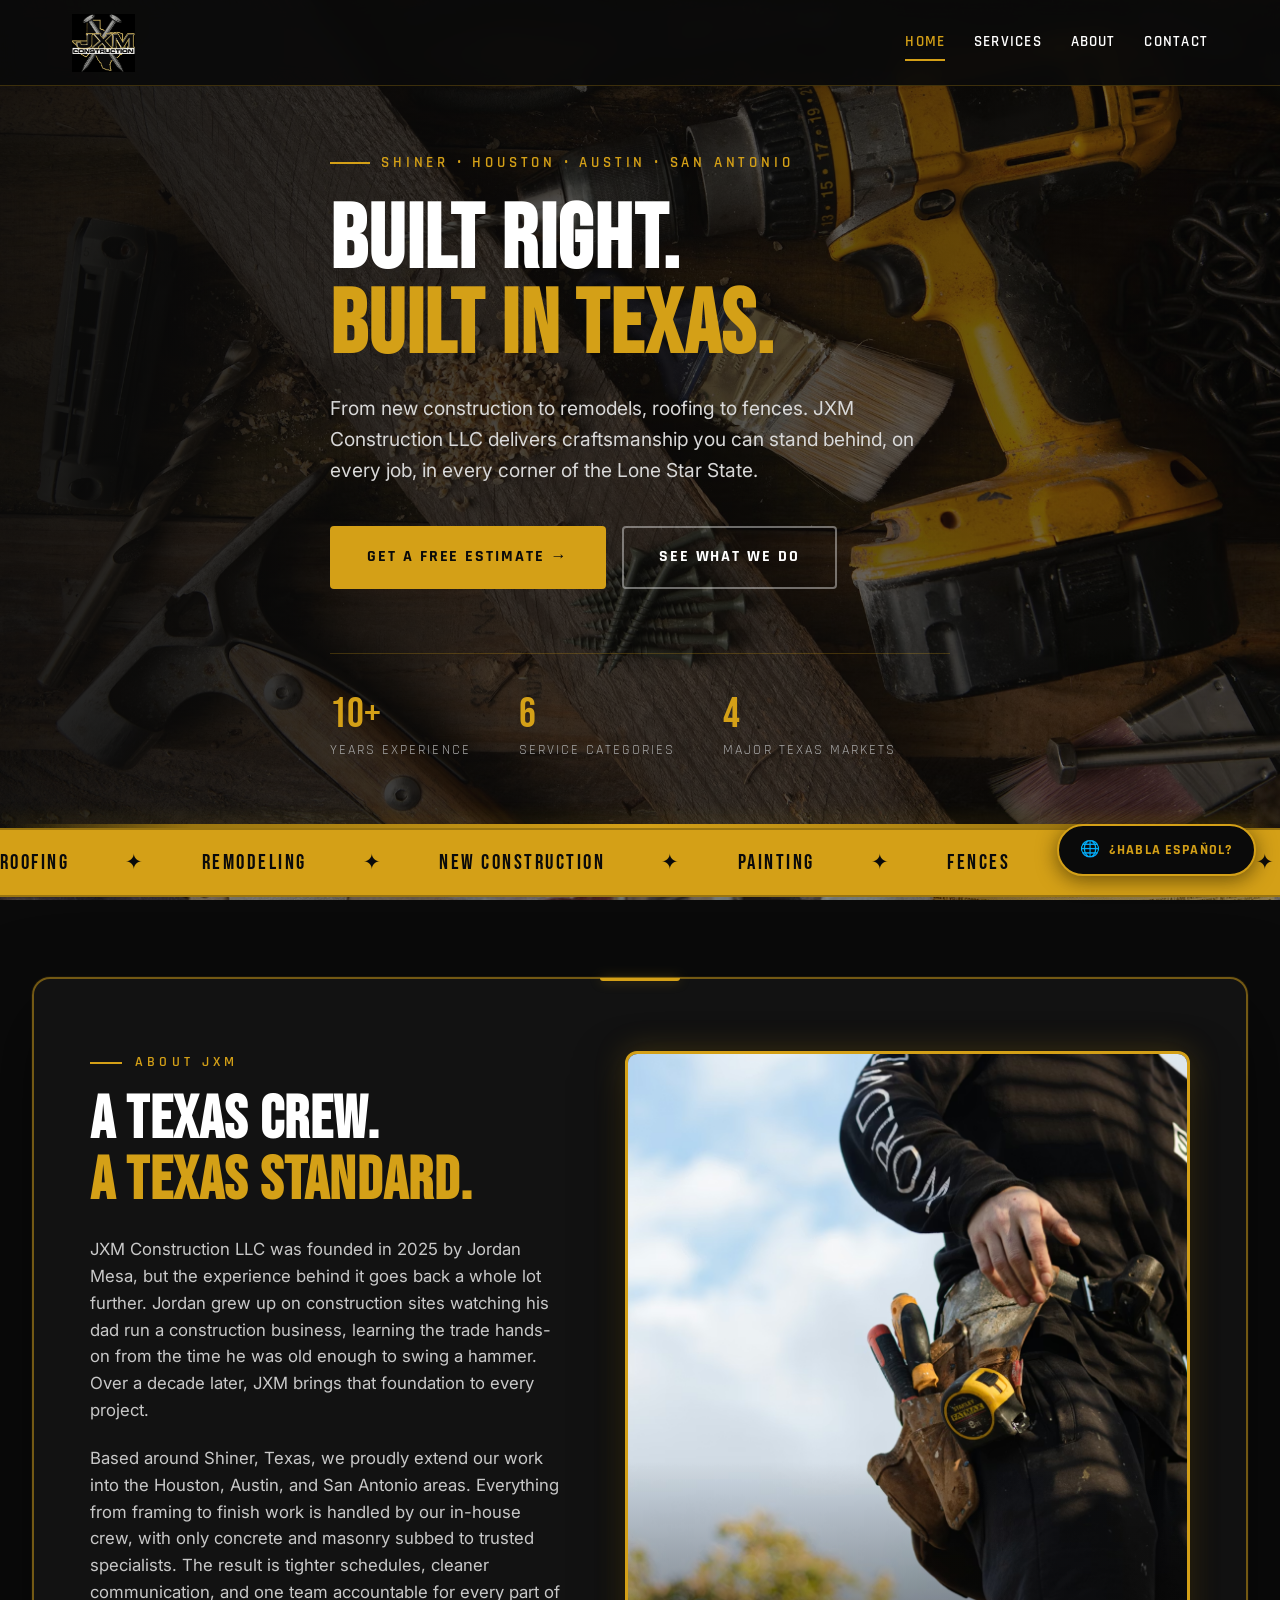
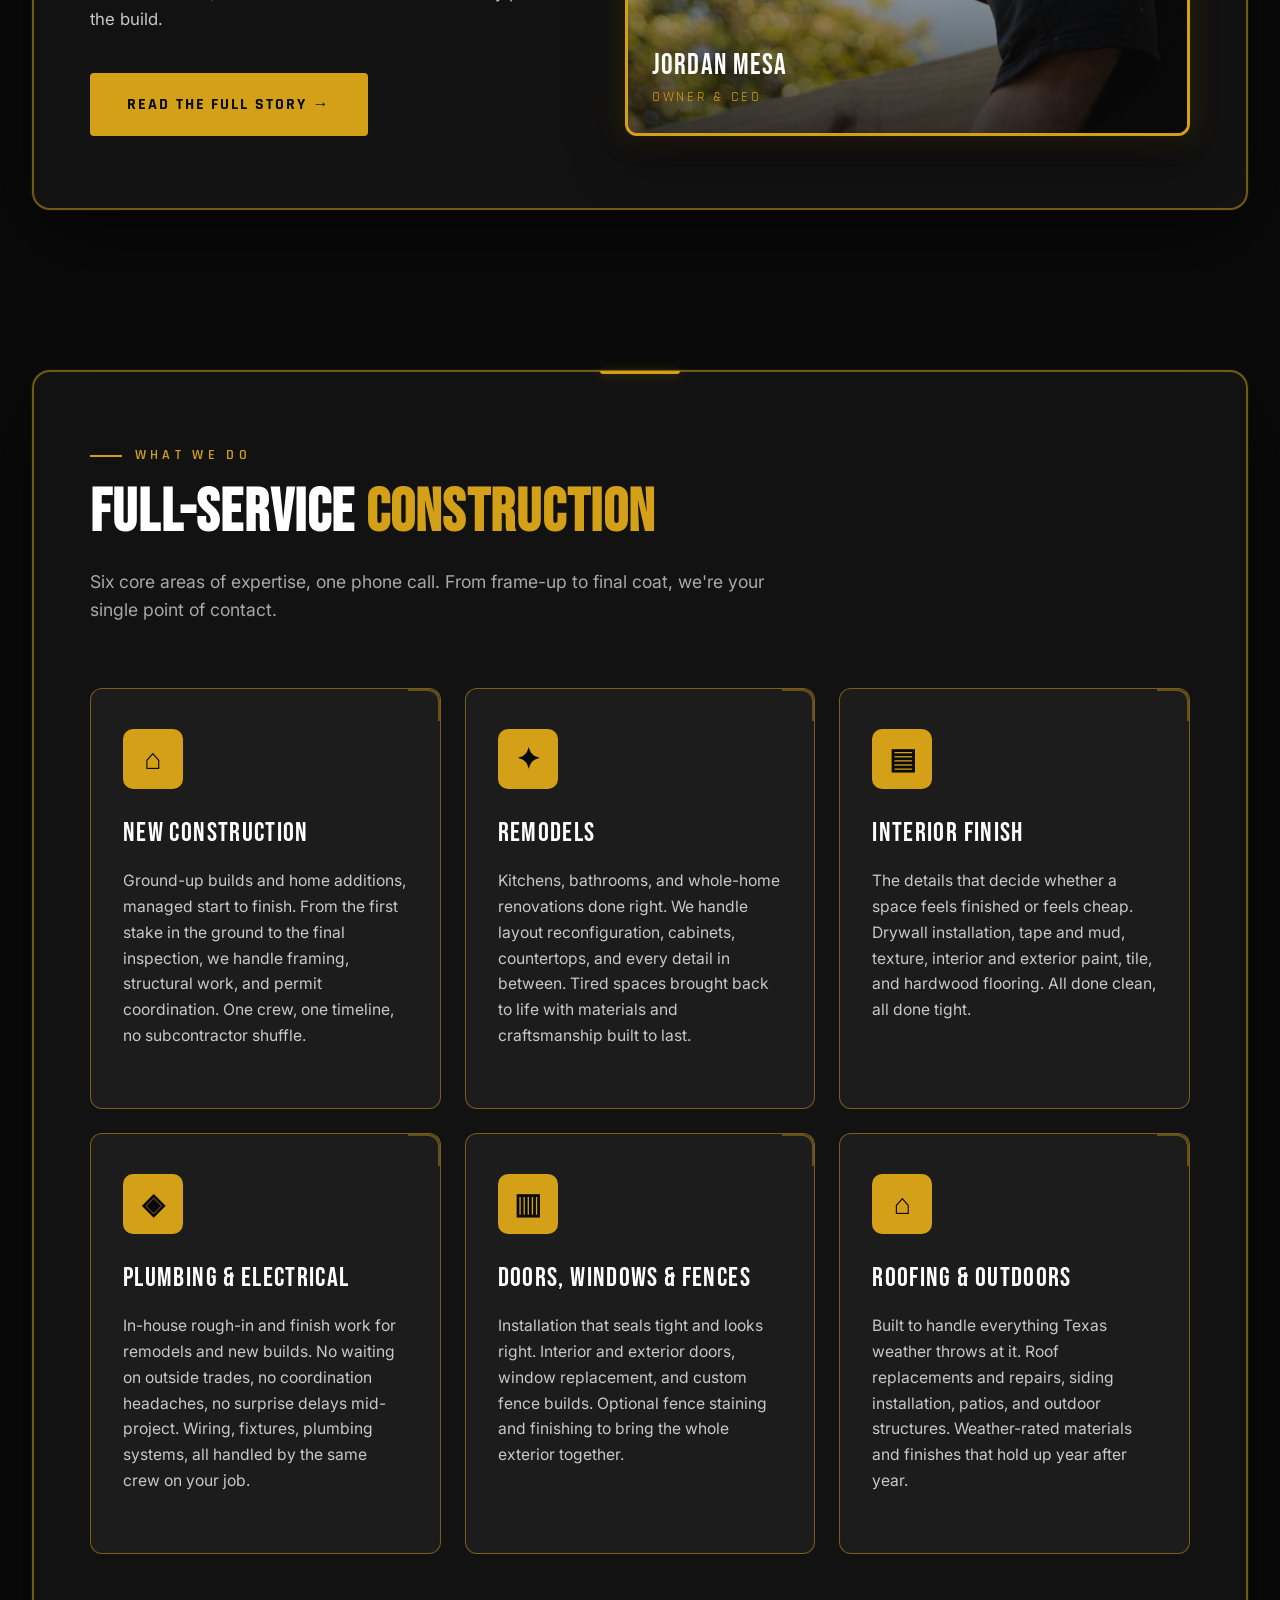
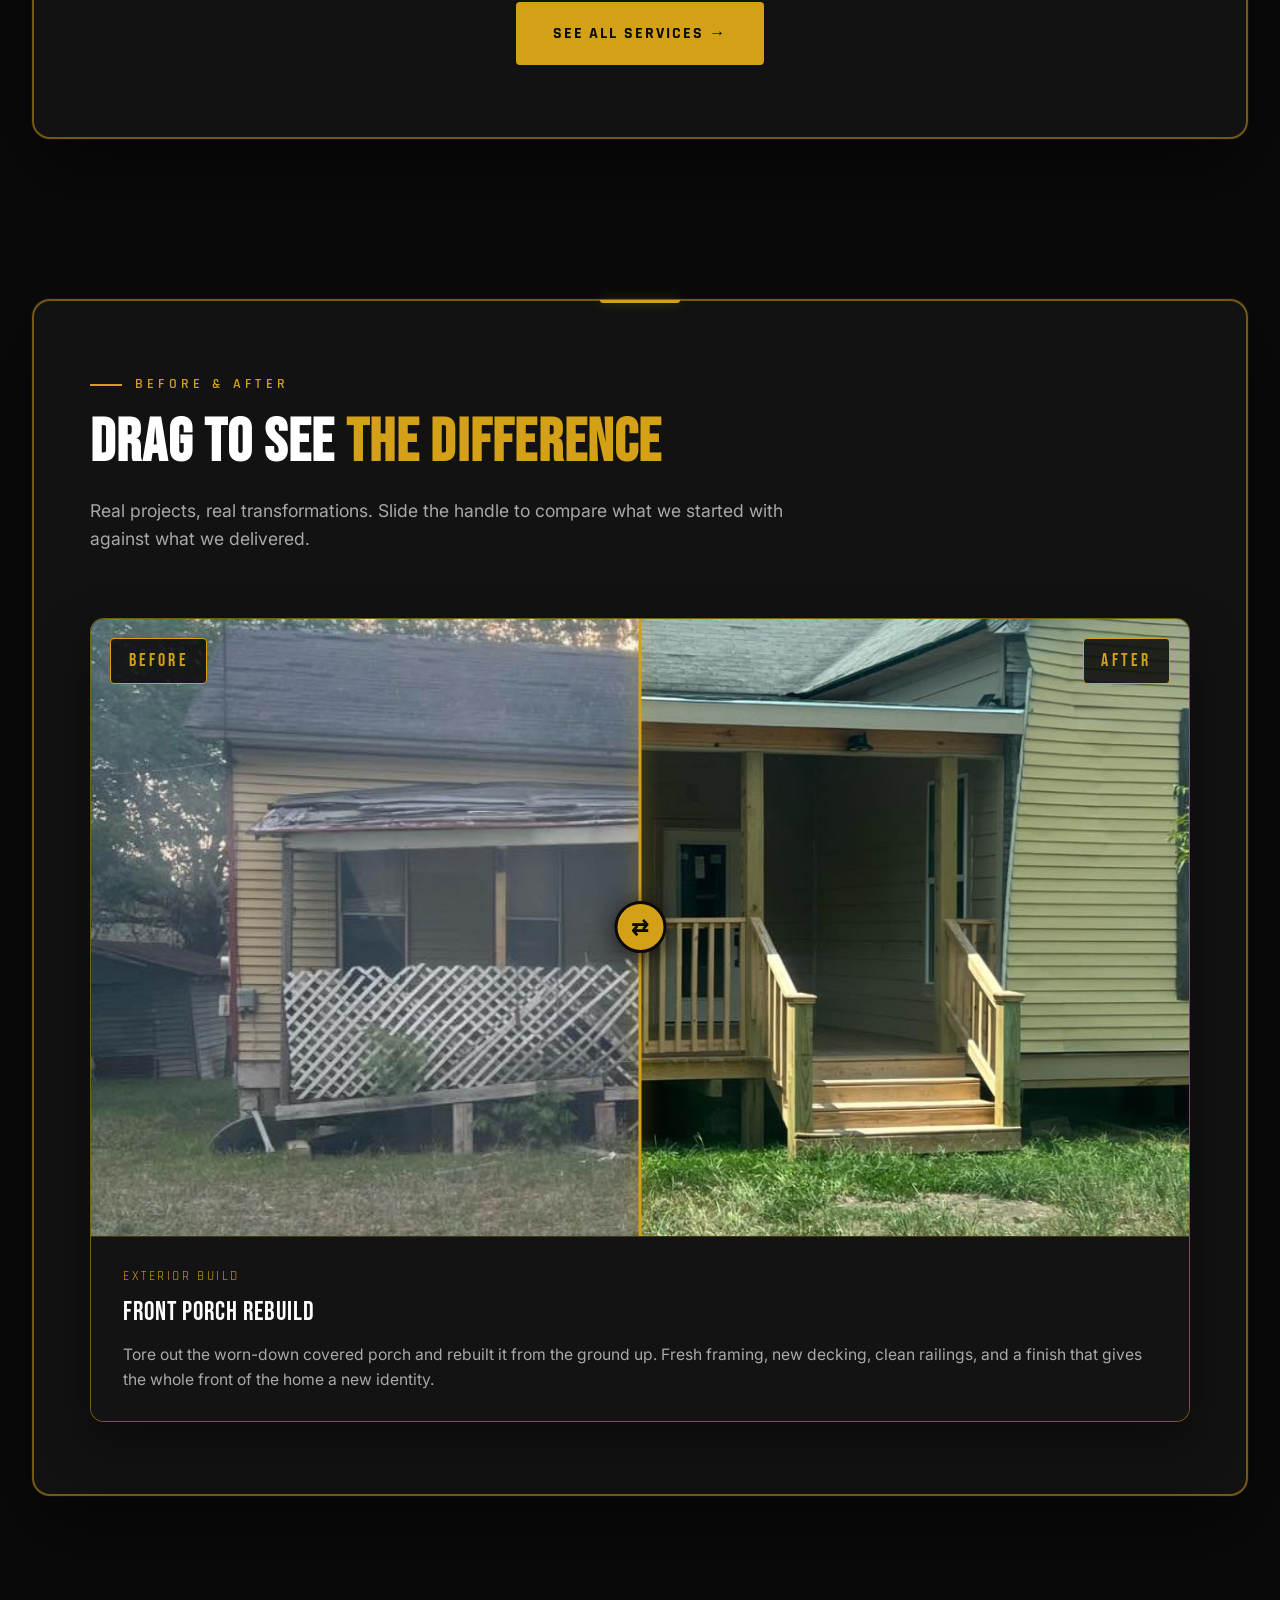
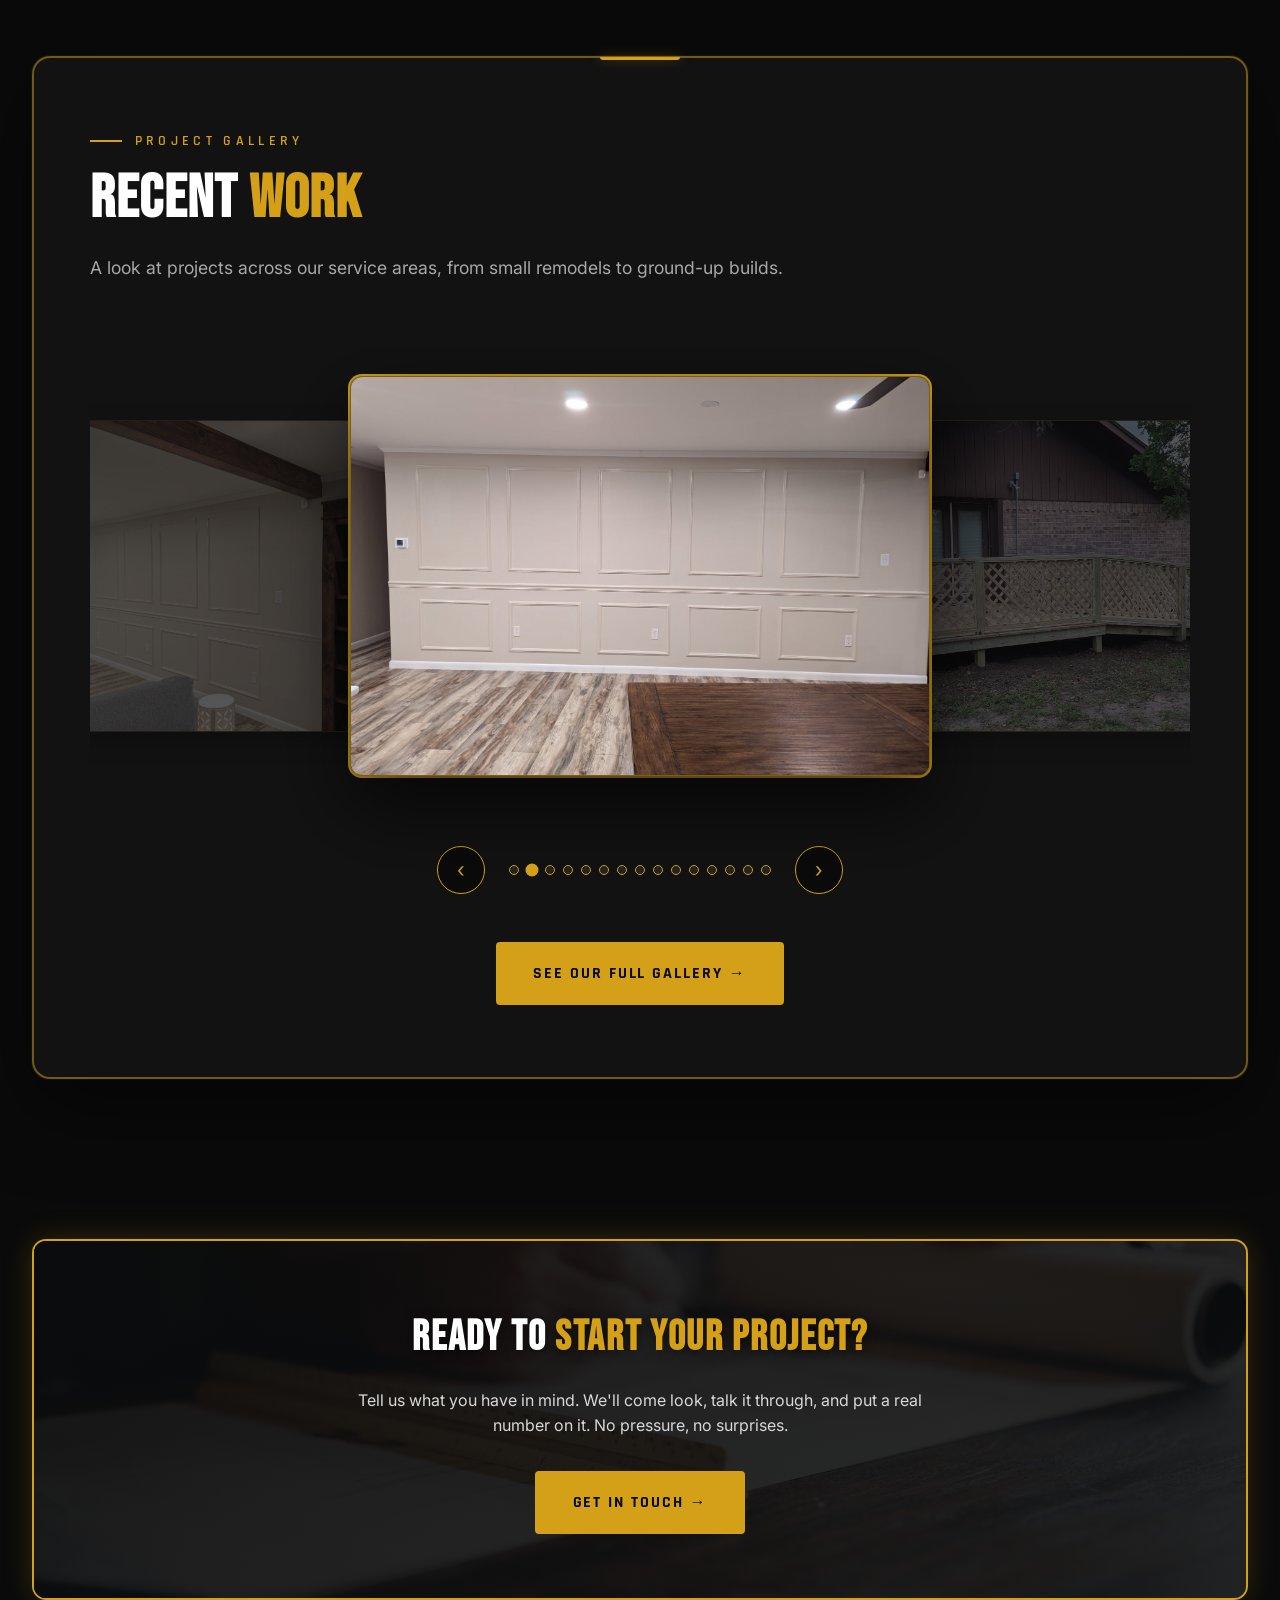
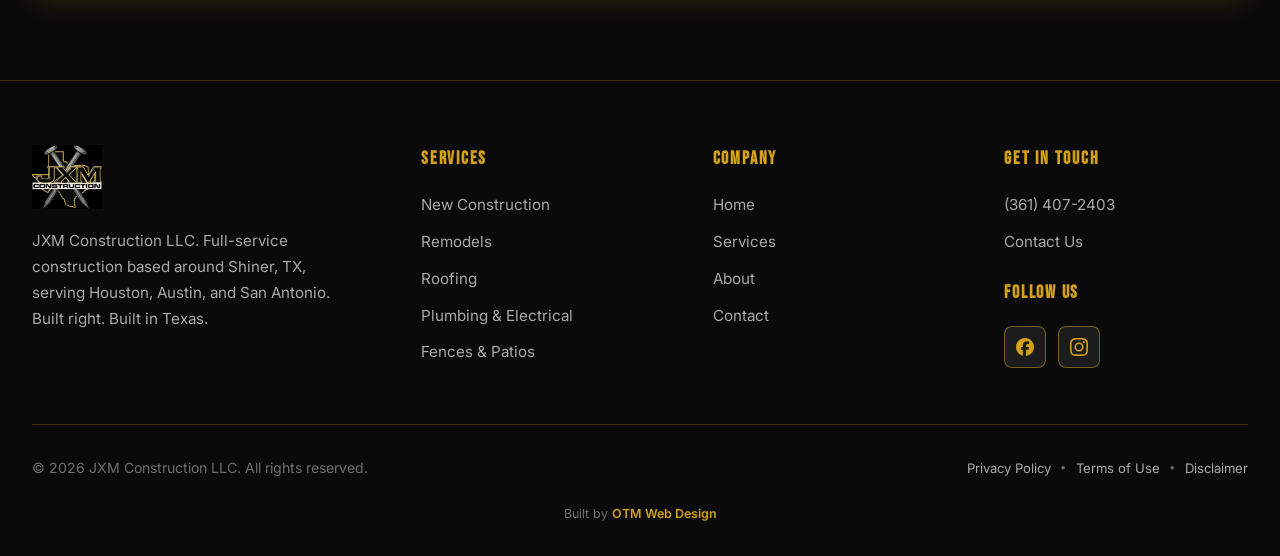
<file: index.html>
<!DOCTYPE html>
<html lang="en">
<head>
<meta charset="UTF-8" />
<meta name="viewport" content="width=device-width, initial-scale=1.0" />
<meta name="google-site-verification" content="K_u0T0JJU3YBwpaUmnCVvu1Y8dJiCOM-A6A1sxHCPrQ" />
<!-- FAVICON / SITE ICON -->
<link rel="icon" href="/assets/favicon.ico" sizes="any">
<link rel="icon" type="image/png" sizes="96x96" href="/assets/favicon-96x96.png">
<link rel="apple-touch-icon" sizes="180x180" href="/assets/apple-touch-icon.png">
<link rel="manifest" href="/site.webmanifest">
<meta name="theme-color" content="#d4a017">
<title>JXM Construction LLC | Roofing, Remodeling &amp; New Construction | Shiner, TX</title>
<meta name="description" content="JXM Construction LLC. Full-service construction in Shiner, TX, serving Houston, Austin, and San Antonio. New construction, remodels, roofing, plumbing, electrical, fences, and more. Built right. Built in Texas." />
<meta property="og:title" content="JXM Construction LLC | Shiner, TX" />
<meta property="og:description" content="Full-service construction serving Shiner, Houston, Austin, and San Antonio. New construction, remodels, roofing, and more." />
<meta property="og:type" content="website" />
<meta property="og:url" content="https://jxmconstructionllc.com/" />
<meta property="og:image" content="https://jxmconstructionllc.com/assets/logo.png" />
<link rel="canonical" href="https://jxmconstructionllc.com/" />
<script type="application/ld+json">
{
  "@context": "https://schema.org",
  "@type": "GeneralContractor",
  "name": "JXM Construction LLC",
  "image": "https://jxmconstructionllc.com/assets/logo.png",
  "url": "https://jxmconstructionllc.com/",
  "telephone": "+1-361-407-2403",
  "priceRange": "$$",
  "address": {
    "@type": "PostalAddress",
    "addressLocality": "Shiner",
    "addressRegion": "TX",
    "addressCountry": "US"
  },
  "areaServed": [
    { "@type": "City", "name": "Shiner" },
    { "@type": "City", "name": "Houston" },
    { "@type": "City", "name": "Austin" },
    { "@type": "City", "name": "San Antonio" }
  ],
  "founder": {
    "@type": "Person",
    "name": "Jordan Mesa",
    "jobTitle": "Owner & CEO"
  },
  "foundingDate": "2025",
  "description": "Full-service construction company based in Shiner, TX. New construction, remodels, roofing, plumbing, electrical, fences, and outdoor structures across South and Central Texas.",
  "sameAs": [
    "https://www.facebook.com/profile.php?id=61584589681228",
    "https://www.instagram.com/jxm_construction_"
  ],
  "knowsAbout": [
    "New Construction",
    "Home Remodeling",
    "Roofing",
    "Plumbing",
    "Electrical Work",
    "Interior Finish",
    "Drywall",
    "Painting",
    "Flooring",
    "Tile Installation",
    "Doors and Windows",
    "Fences",
    "Siding",
    "Patios"
  ]
}
</script>
<link rel="preconnect" href="https://fonts.googleapis.com">
<link rel="preconnect" href="https://fonts.gstatic.com" crossorigin>
<link href="https://fonts.googleapis.com/css2?family=Bebas+Neue&family=Rajdhani:wght@400;500;600;700&family=Inter:wght@400;500;600;700&display=swap" rel="stylesheet">
<link rel="stylesheet" href="styles.css">
</head>
<body data-page="home">

<!-- NAV -->
<nav class="site-nav">
  <div class="nav-inner">
    <a href="index.html" class="nav-logo">
      <img src="assets/logo.png" alt="JXM Construction LLC" />
    </a>
    <div class="nav-links" id="navLinks">
      <a href="index.html" data-nav="home" data-en="Home" data-es="Inicio">Home</a>
      <a href="services.html" data-nav="services" data-en="Services" data-es="Servicios">Services</a>
      <a href="about.html" data-nav="about" data-en="About" data-es="Nosotros">About</a>
      <a href="contact.html" data-nav="contact" data-en="Contact" data-es="Contacto">Contact</a>
    </div>
    <button class="menu-toggle" id="menuToggle">☰</button>
  </div>
</nav>

<!-- HERO -->
<header class="hero hero-home" id="top">
  <div class="hero-bg"></div>
  <div class="container hero-content">
    <div class="hero-eyebrow" data-en="Shiner • Houston • Austin • San Antonio" data-es="Shiner • Houston • Austin • San Antonio">Shiner • Houston • Austin • San Antonio</div>
    <h1 data-en="Built Right.<span>Built In Texas.</span>" data-es="Bien Construido.<span>Hecho En Texas.</span>">Built Right.<span>Built In Texas.</span></h1>
    <p class="hero-sub" data-en="From new construction to remodels, roofing to fences. JXM Construction LLC delivers craftsmanship you can stand behind, on every job, in every corner of the Lone Star State." data-es="Desde construcción nueva hasta remodelaciones, techos hasta cercas. JXM Construction LLC entrega trabajo de calidad que respalda con orgullo, en cada proyecto, en cada rincón del Estado de la Estrella Solitaria.">From new construction to remodels, roofing to fences. JXM Construction LLC delivers craftsmanship you can stand behind, on every job, in every corner of the Lone Star State.</p>
    <div class="hero-ctas">
      <a href="contact.html" class="btn-primary" data-en="Get a Free Estimate →" data-es="Obtenga Un Estimado Gratis →">Get a Free Estimate →</a>
      <a href="services.html" class="btn-secondary" data-en="See What We Do" data-es="Vea Lo Que Hacemos">See What We Do</a>
    </div>
    <div class="hero-stats">
      <div>
        <div class="hero-stat-num">10+</div>
        <div class="hero-stat-label" data-en="Years Experience" data-es="Años De Experiencia">Years Experience</div>
      </div>
      <div>
        <div class="hero-stat-num">6</div>
        <div class="hero-stat-label" data-en="Service Categories" data-es="Categorías De Servicio">Service Categories</div>
      </div>
      <div>
        <div class="hero-stat-num">4</div>
        <div class="hero-stat-label" data-en="Major Texas Markets" data-es="Mercados Principales De Texas">Major Texas Markets</div>
      </div>
    </div>
  </div>
</header>

<!-- MARQUEE -->
<div class="marquee">
  <div class="marquee-track">
    <span class="marquee-item" data-en="Roofing" data-es="Techos">Roofing</span>
    <span class="marquee-item" data-en="Remodeling" data-es="Remodelación">Remodeling</span>
    <span class="marquee-item" data-en="New Construction" data-es="Construcción Nueva">New Construction</span>
    <span class="marquee-item" data-en="Painting" data-es="Pintura">Painting</span>
    <span class="marquee-item" data-en="Fences" data-es="Cercas">Fences</span>
    <span class="marquee-item" data-en="Patios" data-es="Patios">Patios</span>
    <span class="marquee-item" data-en="Flooring" data-es="Pisos">Flooring</span>
    <span class="marquee-item" data-en="Siding" data-es="Revestimiento">Siding</span>
    <span class="marquee-item" data-en="Roofing" data-es="Techos">Roofing</span>
    <span class="marquee-item" data-en="Remodeling" data-es="Remodelación">Remodeling</span>
    <span class="marquee-item" data-en="New Construction" data-es="Construcción Nueva">New Construction</span>
    <span class="marquee-item" data-en="Painting" data-es="Pintura">Painting</span>
    <span class="marquee-item" data-en="Fences" data-es="Cercas">Fences</span>
    <span class="marquee-item" data-en="Patios" data-es="Patios">Patios</span>
    <span class="marquee-item" data-en="Flooring" data-es="Pisos">Flooring</span>
    <span class="marquee-item" data-en="Siding" data-es="Revestimiento">Siding</span>
  </div>
</div>

<!-- ABOUT TEASER -->
<section class="panel" id="about">
  <div class="container">
    <div class="panel-inner">
      <div class="about-grid">
        <div class="about-text">
          <div class="section-eyebrow" data-en="About JXM" data-es="Sobre JXM">About JXM</div>
          <h2 data-en="A Texas Crew.<br><span>A Texas Standard.</span>" data-es="Un Equipo Tejano.<br><span>Un Estándar Tejano.</span>">A Texas Crew.<br><span>A Texas Standard.</span></h2>
          <p data-en="JXM Construction LLC was founded in 2025 by Jordan Mesa, but the experience behind it goes back a whole lot further. Jordan grew up on construction sites watching his dad run a construction business, learning the trade hands-on from the time he was old enough to swing a hammer. Over a decade later, JXM brings that foundation to every project." data-es="JXM Construction LLC fue fundada en 2025 por Jordan Mesa, pero la experiencia detrás de ella se remonta mucho más atrás. Jordan creció en obras de construcción viendo a su papá manejar un negocio de construcción, aprendiendo el oficio de manera práctica desde que tenía la edad suficiente para usar un martillo. Más de una década después, JXM trae esa base a cada proyecto.">JXM Construction LLC was founded in 2025 by Jordan Mesa, but the experience behind it goes back a whole lot further. Jordan grew up on construction sites watching his dad run a construction business, learning the trade hands-on from the time he was old enough to swing a hammer. Over a decade later, JXM brings that foundation to every project.</p>
          <p data-en="Based around Shiner, Texas, we proudly extend our work into the Houston, Austin, and San Antonio areas. Everything from framing to finish work is handled by our in-house crew, with only concrete and masonry subbed to trusted specialists. The result is tighter schedules, cleaner communication, and one team accountable for every part of the build." data-es="Con base en Shiner, Texas, extendemos con orgullo nuestro trabajo a las áreas de Houston, Austin y San Antonio. Desde el enmarcado hasta los acabados, todo lo maneja nuestro equipo propio, subcontratando únicamente concreto y mampostería a especialistas de confianza. El resultado son tiempos más ajustados, comunicación más clara, y un solo equipo responsable de cada parte del proyecto.">Based around Shiner, Texas, we proudly extend our work into the Houston, Austin, and San Antonio areas. Everything from framing to finish work is handled by our in-house crew, with only concrete and masonry subbed to trusted specialists. The result is tighter schedules, cleaner communication, and one team accountable for every part of the build.</p>
          <div style="margin-top: 2.5rem;">
            <a href="about.html" class="btn-primary" data-en="Read The Full Story →" data-es="Lea La Historia Completa →">Read The Full Story →</a>
          </div>
        </div>
        <div class="about-portrait">
          <img src="assets/jordan.jpg" alt="Jordan Mesa, owner of JXM Construction" />
          <div class="about-portrait-caption">
            <div class="about-portrait-name">Jordan Mesa</div>
            <div class="about-portrait-title" data-en="Owner &amp; CEO" data-es="Propietario y Director">Owner &amp; CEO</div>
          </div>
        </div>
      </div>
    </div>
  </div>
</section>

<!-- SERVICES PREVIEW -->
<section class="panel" id="services-preview">
  <div class="container">
    <div class="panel-inner">
      <div class="section-eyebrow" data-en="What We Do" data-es="Lo Que Hacemos">What We Do</div>
      <h2 data-en="Full-Service <span>Construction</span>" data-es="Construcción <span>De Servicio Completo</span>">Full-Service <span>Construction</span></h2>
      <p class="section-lead" data-en="Six core areas of expertise, one phone call. From frame-up to final coat, we're your single point of contact." data-es="Seis áreas principales de experiencia, una sola llamada. Desde el enmarcado hasta la última capa de pintura, somos su único punto de contacto.">Six core areas of expertise, one phone call. From frame-up to final coat, we're your single point of contact.</p>
      <div class="services-grid three-col">

        <div class="service-card">
          <div class="service-icon-wrap">⌂</div>
          <div class="service-name" data-en="New Construction" data-es="Construcción Nueva">New Construction</div>
          <p class="service-desc" data-en="Ground-up builds and home additions, managed start to finish. From the first stake in the ground to the final inspection, we handle framing, structural work, and permit coordination. One crew, one timeline, no subcontractor shuffle." data-es="Construcciones desde cero y ampliaciones de hogar, administradas de principio a fin. Desde la primera estaca en el suelo hasta la inspección final, manejamos el enmarcado, el trabajo estructural y la coordinación de permisos. Un solo equipo, un solo cronograma, sin malabares de subcontratistas.">Ground-up builds and home additions, managed start to finish. From the first stake in the ground to the final inspection, we handle framing, structural work, and permit coordination. One crew, one timeline, no subcontractor shuffle.</p>
        </div>

        <div class="service-card">
          <div class="service-icon-wrap">✦</div>
          <div class="service-name" data-en="Remodels" data-es="Remodelaciones">Remodels</div>
          <p class="service-desc" data-en="Kitchens, bathrooms, and whole-home renovations done right. We handle layout reconfiguration, cabinets, countertops, and every detail in between. Tired spaces brought back to life with materials and craftsmanship built to last." data-es="Cocinas, baños y renovaciones completas de hogar, hechas bien. Manejamos reconfiguración de espacios, gabinetes, encimeras y cada detalle intermedio. Espacios cansados traídos de vuelta a la vida con materiales y trabajo hechos para durar.">Kitchens, bathrooms, and whole-home renovations done right. We handle layout reconfiguration, cabinets, countertops, and every detail in between. Tired spaces brought back to life with materials and craftsmanship built to last.</p>
        </div>

        <div class="service-card">
          <div class="service-icon-wrap">▤</div>
          <div class="service-name" data-en="Interior Finish" data-es="Acabados Interiores">Interior Finish</div>
          <p class="service-desc" data-en="The details that decide whether a space feels finished or feels cheap. Drywall installation, tape and mud, texture, interior and exterior paint, tile, and hardwood flooring. All done clean, all done tight." data-es="Los detalles que deciden si un espacio se siente terminado o se siente barato. Instalación de tablaroca, cinta y compuesto, textura, pintura interior y exterior, azulejo y pisos de madera. Todo hecho limpio, todo hecho con precisión.">The details that decide whether a space feels finished or feels cheap. Drywall installation, tape and mud, texture, interior and exterior paint, tile, and hardwood flooring. All done clean, all done tight.</p>
        </div>

        <div class="service-card">
          <div class="service-icon-wrap">◈</div>
          <div class="service-name" data-en="Plumbing &amp; Electrical" data-es="Plomería y Electricidad">Plumbing &amp; Electrical</div>
          <p class="service-desc" data-en="In-house rough-in and finish work for remodels and new builds. No waiting on outside trades, no coordination headaches, no surprise delays mid-project. Wiring, fixtures, plumbing systems, all handled by the same crew on your job." data-es="Trabajo de instalación inicial y acabados internamente para remodelaciones y construcciones nuevas. Sin esperar a otros oficios, sin dolores de cabeza de coordinación, sin retrasos sorpresa a mitad del proyecto. Cableado, accesorios, sistemas de plomería, todo manejado por el mismo equipo en su trabajo.">In-house rough-in and finish work for remodels and new builds. No waiting on outside trades, no coordination headaches, no surprise delays mid-project. Wiring, fixtures, plumbing systems, all handled by the same crew on your job.</p>
        </div>

        <div class="service-card">
          <div class="service-icon-wrap">▥</div>
          <div class="service-name" data-en="Doors, Windows &amp; Fences" data-es="Puertas, Ventanas y Cercas">Doors, Windows &amp; Fences</div>
          <p class="service-desc" data-en="Installation that seals tight and looks right. Interior and exterior doors, window replacement, and custom fence builds. Optional fence staining and finishing to bring the whole exterior together." data-es="Instalación que sella firme y se ve bien. Puertas interiores y exteriores, reemplazo de ventanas, y cercas hechas a medida. Tinte y acabado de cercas opcional para unir todo el exterior.">Installation that seals tight and looks right. Interior and exterior doors, window replacement, and custom fence builds. Optional fence staining and finishing to bring the whole exterior together.</p>
        </div>

        <div class="service-card">
          <div class="service-icon-wrap">⌂</div>
          <div class="service-name" data-en="Roofing &amp; Outdoors" data-es="Techos y Exteriores">Roofing &amp; Outdoors</div>
          <p class="service-desc" data-en="Built to handle everything Texas weather throws at it. Roof replacements and repairs, siding installation, patios, and outdoor structures. Weather-rated materials and finishes that hold up year after year." data-es="Construido para resistir todo lo que el clima de Texas le lanza. Reemplazos y reparaciones de techos, instalación de revestimiento, patios y estructuras al aire libre. Materiales y acabados resistentes al clima que aguantan año tras año.">Built to handle everything Texas weather throws at it. Roof replacements and repairs, siding installation, patios, and outdoor structures. Weather-rated materials and finishes that hold up year after year.</p>
        </div>

      </div>
      <div style="margin-top: 3rem; text-align: center;">
        <a href="services.html" class="btn-primary" data-en="See All Services →" data-es="Ver Todos Los Servicios →">See All Services →</a>
      </div>
    </div>
  </div>
</section>

<!-- BEFORE / AFTER -->
<section class="panel" id="work">
  <div class="container">
    <div class="panel-inner">
      <div class="section-eyebrow" data-en="Before &amp; After" data-es="Antes y Después">Before &amp; After</div>
      <h2 data-en="Drag To See <span>The Difference</span>" data-es="Deslice Para Ver <span>La Diferencia</span>">Drag To See <span>The Difference</span></h2>
      <p class="section-lead" data-en="Real projects, real transformations. Slide the handle to compare what we started with against what we delivered." data-es="Proyectos reales, transformaciones reales. Deslice el control para comparar con lo que empezamos contra lo que entregamos.">Real projects, real transformations. Slide the handle to compare what we started with against what we delivered.</p>
      <div class="ba-list">

        <div class="ba-card">
          <div class="ba-slider" data-slider>
            <img class="ba-img-before" src="assets/ba1-before.jpg" alt="Before remodel" />
            <img class="ba-img-after" src="assets/ba1-after.jpg" alt="After remodel" />
            <div class="ba-label ba-label-before" data-en="BEFORE" data-es="ANTES">BEFORE</div>
            <div class="ba-label ba-label-after" data-en="AFTER" data-es="DESPUÉS">AFTER</div>
            <div class="ba-handle"><div class="ba-handle-btn">⇄</div></div>
          </div>
          <div class="ba-info">
            <div class="ba-tag" data-en="Exterior Build" data-es="Construcción Exterior">Exterior Build</div>
            <div class="ba-title" data-en="Front Porch Rebuild" data-es="Reconstrucción De Porche Frontal">Front Porch Rebuild</div>
            <div class="ba-desc" data-en="Tore out the worn-down covered porch and rebuilt it from the ground up. Fresh framing, new decking, clean railings, and a finish that gives the whole front of the home a new identity." data-es="Demolimos el porche cubierto deteriorado y lo reconstruimos desde cero. Enmarcado nuevo, plataforma nueva, barandales limpios, y un acabado que le da al frente de la casa una nueva identidad.">Tore out the worn-down covered porch and rebuilt it from the ground up. Fresh framing, new decking, clean railings, and a finish that gives the whole front of the home a new identity.</div>
          </div>
        </div>

      </div>
    </div>
  </div>
</section>

<!-- GALLERY CAROUSEL -->
<section class="panel" id="gallery">
  <div class="container">
    <div class="panel-inner">
      <div class="section-eyebrow" data-en="Project Gallery" data-es="Galería De Proyectos">Project Gallery</div>
      <h2 data-en="Recent <span>Work</span>" data-es="Trabajo <span>Reciente</span>">Recent <span>Work</span></h2>
      <p class="section-lead" data-en="A look at projects across our service areas, from small remodels to ground-up builds." data-es="Un vistazo a los proyectos a través de nuestras áreas de servicio, desde pequeñas remodelaciones hasta construcciones desde cero.">A look at projects across our service areas, from small remodels to ground-up builds.</p>

      <div class="carousel-wrap">
        <div class="carousel-stage" data-carousel>
          <div class="carousel-track">
            <div class="carousel-slide"><img src="assets/featured-1.jpg" alt="Featured project 1" /></div>
            <div class="carousel-slide"><img src="assets/featured-2.jpg" alt="Featured project 2" /></div>
            <div class="carousel-slide"><img src="assets/featured-3.jpg" alt="Featured project 3" /></div>
            <div class="carousel-slide"><img src="assets/featured-4.jpg" alt="Featured project 4" /></div>
            <div class="carousel-slide"><img src="assets/featured-5.jpg" alt="Featured project 5" /></div>
            <div class="carousel-slide"><img src="assets/featured-6.jpg" alt="Featured project 6" /></div>
            <div class="carousel-slide"><img src="assets/featured-7.jpg" alt="Featured project 7" /></div>
            <div class="carousel-slide"><img src="assets/featured-8.jpg" alt="Featured project 8" /></div>
            <div class="carousel-slide"><img src="assets/featured-9.jpg" alt="Featured project 9" /></div>
            <div class="carousel-slide"><img src="assets/featured-10.jpg" alt="Featured project 10" /></div>
            <div class="carousel-slide"><img src="assets/featured-11.jpg" alt="Featured project 11" /></div>
            <div class="carousel-slide"><img src="assets/featured-12.jpg" alt="Featured project 12" /></div>
            <div class="carousel-slide"><img src="assets/featured-13.jpg" alt="Featured project 13" /></div>
            <div class="carousel-slide"><img src="assets/featured-14.jpg" alt="Featured project 14" /></div>
            <div class="carousel-slide"><img src="assets/featured-15.jpg" alt="Featured project 15" /></div>
          </div>
        </div>
        <div class="carousel-controls">
          <button class="carousel-btn carousel-prev" aria-label="Previous">‹</button>
          <div class="carousel-dots"></div>
          <button class="carousel-btn carousel-next" aria-label="Next">›</button>
        </div>
      </div>

      <div style="margin-top: 3rem; text-align: center;">
        <a href="services.html#full-gallery" class="btn-primary" data-en="See Our Full Gallery →" data-es="Vea Nuestra Galería Completa →">See Our Full Gallery →</a>
      </div>

    </div>
  </div>
</section>

<!-- CTA STRIP -->
<section class="panel">
  <div class="container">
    <div class="cta-strip" style="margin-top: 0;">
      <h3 data-en="Ready To <span style=&quot;color: var(--gold);&quot;>Start Your Project?</span>" data-es="¿Listo Para <span style=&quot;color: var(--gold);&quot;>Empezar Su Proyecto?</span>">Ready To <span style="color: var(--gold);">Start Your Project?</span></h3>
      <p data-en="Tell us what you have in mind. We'll come look, talk it through, and put a real number on it. No pressure, no surprises." data-es="Cuéntenos lo que tiene en mente. Vamos a ver, hablamos del proyecto, y le damos un número real. Sin presión, sin sorpresas.">Tell us what you have in mind. We'll come look, talk it through, and put a real number on it. No pressure, no surprises.</p>
      <a href="contact.html" class="btn-primary" data-en="Get In Touch →" data-es="Contáctenos →">Get In Touch →</a>
    </div>
  </div>
</section>

<!-- FOOTER -->
<footer>
  <div class="container">
    <div class="footer-grid">
      <div class="footer-brand">
        <img src="assets/logo.png" alt="JXM Construction LLC" />
        <p data-en="JXM Construction LLC. Full-service construction based around Shiner, TX, serving Houston, Austin, and San Antonio. Built right. Built in Texas." data-es="JXM Construction LLC. Construcción de servicio completo con base en Shiner, TX, sirviendo a Houston, Austin, y San Antonio. Bien construido. Hecho en Texas.">JXM Construction LLC. Full-service construction based around Shiner, TX, serving Houston, Austin, and San Antonio. Built right. Built in Texas.</p>
      </div>
      <div class="footer-col">
        <h4 data-en="Services" data-es="Servicios">Services</h4>
        <ul>
          <li><a href="services.html" data-en="New Construction" data-es="Construcción Nueva">New Construction</a></li>
          <li><a href="services.html" data-en="Remodels" data-es="Remodelaciones">Remodels</a></li>
          <li><a href="services.html" data-en="Roofing" data-es="Techos">Roofing</a></li>
          <li><a href="services.html" data-en="Plumbing &amp; Electrical" data-es="Plomería y Electricidad">Plumbing &amp; Electrical</a></li>
          <li><a href="services.html" data-en="Fences &amp; Patios" data-es="Cercas y Patios">Fences &amp; Patios</a></li>
        </ul>
      </div>
      <div class="footer-col">
        <h4 data-en="Company" data-es="Compañía">Company</h4>
        <ul>
          <li><a href="index.html" data-en="Home" data-es="Inicio">Home</a></li>
          <li><a href="services.html" data-en="Services" data-es="Servicios">Services</a></li>
          <li><a href="about.html" data-en="About" data-es="Nosotros">About</a></li>
          <li><a href="contact.html" data-en="Contact" data-es="Contacto">Contact</a></li>
        </ul>
      </div>
      <div class="footer-col">
        <h4 data-en="Get In Touch" data-es="Contáctenos">Get In Touch</h4>
        <ul>
          <li><a href="tel:3614072403">(361) 407-2403</a></li>
          <li><a href="contact.html" data-en="Contact Us" data-es="Contáctenos">Contact Us</a></li>
        </ul>
        <h4 style="margin-top: 1.5rem;" data-en="Follow Us" data-es="Síganos">Follow Us</h4>
        <div class="footer-social">
          <a href="https://www.facebook.com/profile.php?id=61584589681228" target="_blank" rel="noopener" aria-label="Facebook">
            <svg viewBox="0 0 24 24" xmlns="http://www.w3.org/2000/svg"><path d="M9.101 23.691v-7.98H6.627v-3.667h2.474v-1.58c0-4.085 1.848-5.978 5.858-5.978.401 0 .955.042 1.468.103a8.68 8.68 0 0 1 1.141.195v3.325a8.623 8.623 0 0 0-.653-.036 26.805 26.805 0 0 0-.733-.009c-.707 0-1.259.096-1.675.309a1.686 1.686 0 0 0-.679.622c-.258.42-.374.995-.374 1.752v1.297h3.919l-.386 2.103-.287 1.564h-3.246v8.245C19.396 23.238 24 18.179 24 12.044c0-6.627-5.373-12-12-12s-12 5.373-12 12c0 5.628 3.874 10.35 9.101 11.647Z"/></svg>
          </a>
          <a href="https://www.instagram.com/jxm_construction_" target="_blank" rel="noopener" aria-label="Instagram">
            <svg viewBox="0 0 24 24" xmlns="http://www.w3.org/2000/svg"><path d="M12 2.163c3.204 0 3.584.012 4.85.07 3.252.148 4.771 1.691 4.919 4.919.058 1.265.069 1.645.069 4.849 0 3.205-.012 3.584-.069 4.849-.149 3.225-1.664 4.771-4.919 4.919-1.266.058-1.644.07-4.85.07-3.204 0-3.584-.012-4.849-.07-3.26-.149-4.771-1.699-4.919-4.92-.058-1.265-.07-1.644-.07-4.849 0-3.204.013-3.583.07-4.849.149-3.227 1.664-4.771 4.919-4.919 1.266-.057 1.645-.069 4.849-.069zM12 0C8.741 0 8.333.014 7.053.072 2.695.272.273 2.69.073 7.052.014 8.333 0 8.741 0 12c0 3.259.014 3.668.072 4.948.2 4.358 2.618 6.78 6.98 6.98C8.333 23.986 8.741 24 12 24c3.259 0 3.668-.014 4.948-.072 4.354-.2 6.782-2.618 6.979-6.98.059-1.28.073-1.689.073-4.948 0-3.259-.014-3.667-.072-4.947-.196-4.354-2.617-6.78-6.979-6.98C15.668.014 15.259 0 12 0zm0 5.838a6.162 6.162 0 1 0 0 12.324 6.162 6.162 0 0 0 0-12.324zM12 16a4 4 0 1 1 0-8 4 4 0 0 1 0 8zm6.406-11.845a1.44 1.44 0 1 0 0 2.881 1.44 1.44 0 0 0 0-2.881z"/></svg>
          </a>
        </div>
      </div>
    </div>
    <div class="footer-bottom">
      <div data-en="© <span id=&quot;year&quot;></span> JXM Construction LLC. All rights reserved." data-es="© <span id=&quot;year&quot;></span> JXM Construction LLC. Todos los derechos reservados.">© <span id="year"></span> JXM Construction LLC. All rights reserved.</div>
      <div class="footer-legal-links">
        <a href="privacy.html" data-en="Privacy Policy" data-es="Política de Privacidad">Privacy Policy</a>
        <span class="footer-legal-sep">•</span>
        <a href="terms.html" data-en="Terms of Use" data-es="Términos de Uso">Terms of Use</a>
        <span class="footer-legal-sep">•</span>
        <a href="disclaimer.html" data-en="Disclaimer" data-es="Aviso Legal">Disclaimer</a>
      </div>
      <div class="footer-credit" data-en="Built by <a href=&quot;https://otm-designs.com&quot; target=&quot;_blank&quot; rel=&quot;noopener&quot;>OTM Web Design</a>" data-es="Hecho por <a href=&quot;https://otm-designs.com&quot; target=&quot;_blank&quot; rel=&quot;noopener&quot;>OTM Web Design</a>">Built by <a href="https://otm-designs.com" target="_blank" rel="noopener">OTM Web Design</a></div>
    </div>
  </div>
</footer>

<!-- LANGUAGE TOGGLE -->
<button id="langToggle" class="lang-toggle" aria-label="Toggle language">
  <span class="lang-toggle-icon">🌐</span>
  <span class="lang-toggle-label">¿Habla Español?</span>
</button>

<script src="script.js"></script>
</body>
</html>
</file>
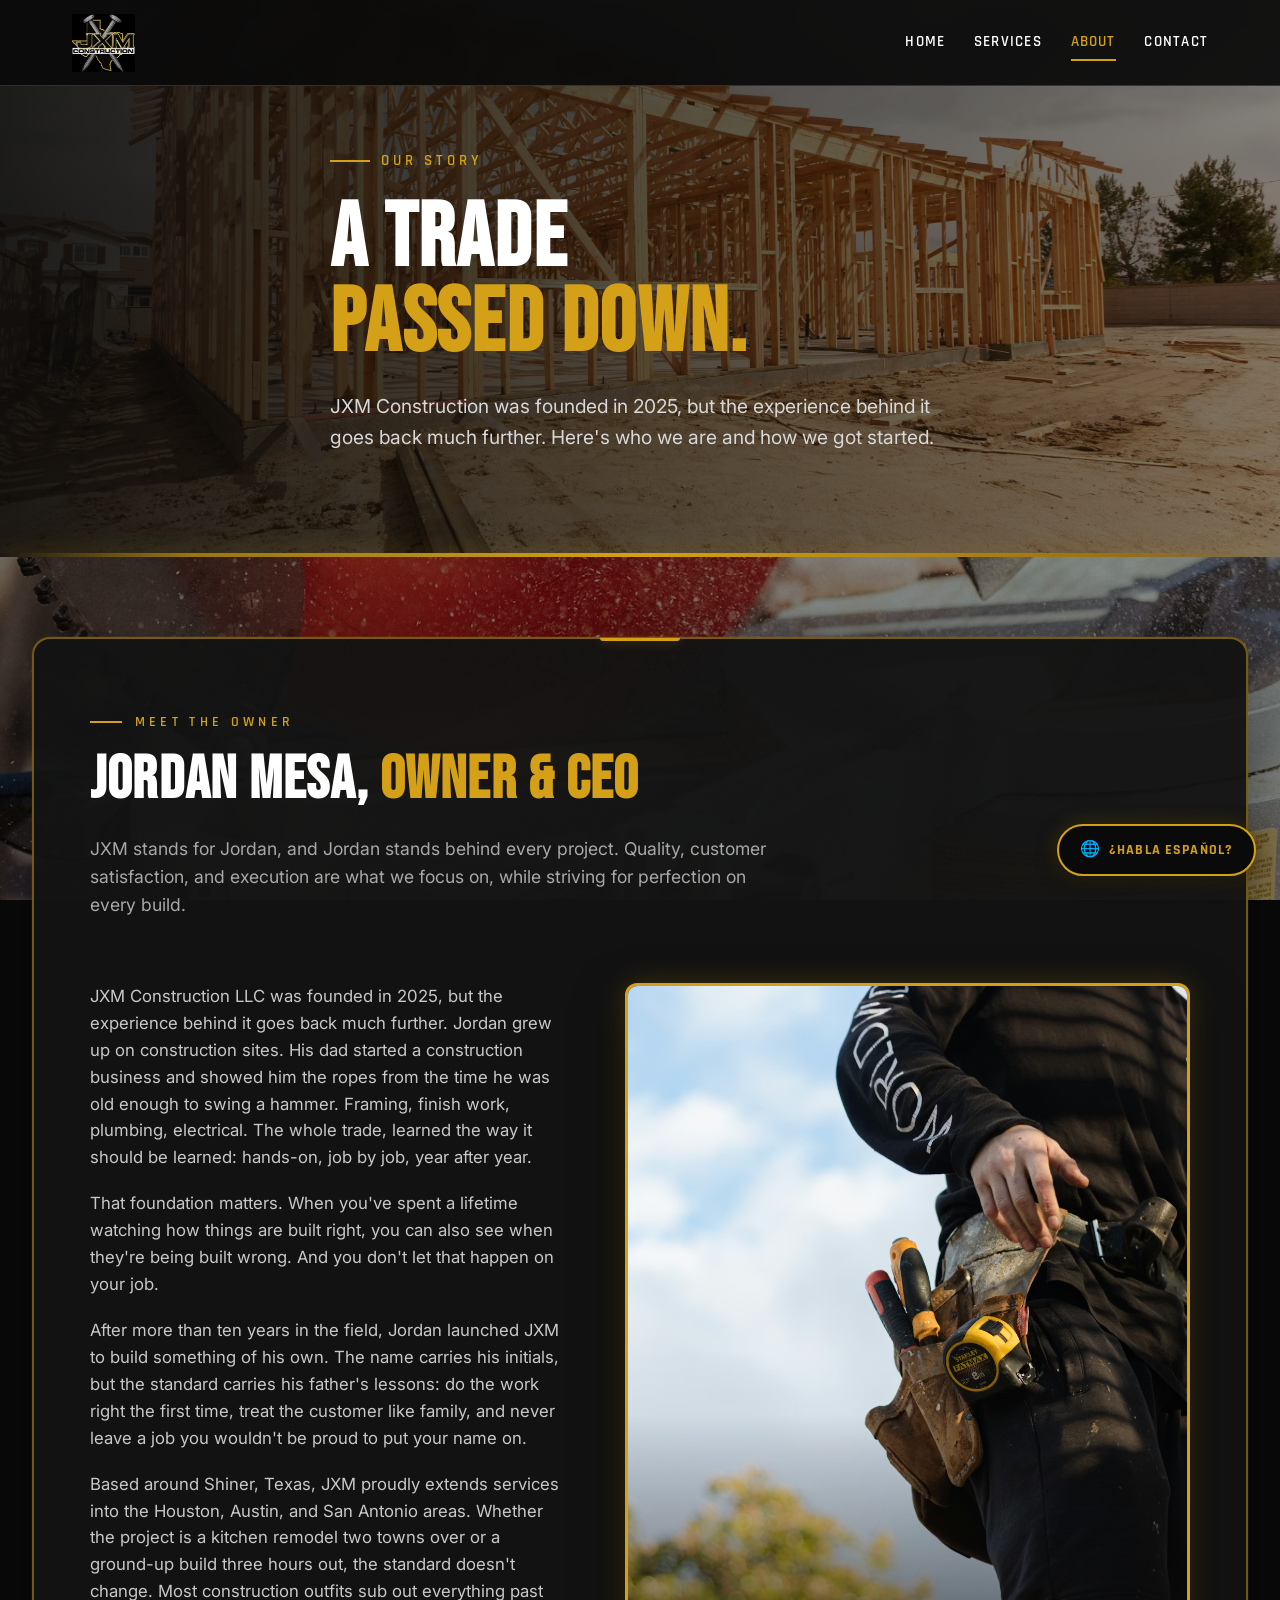
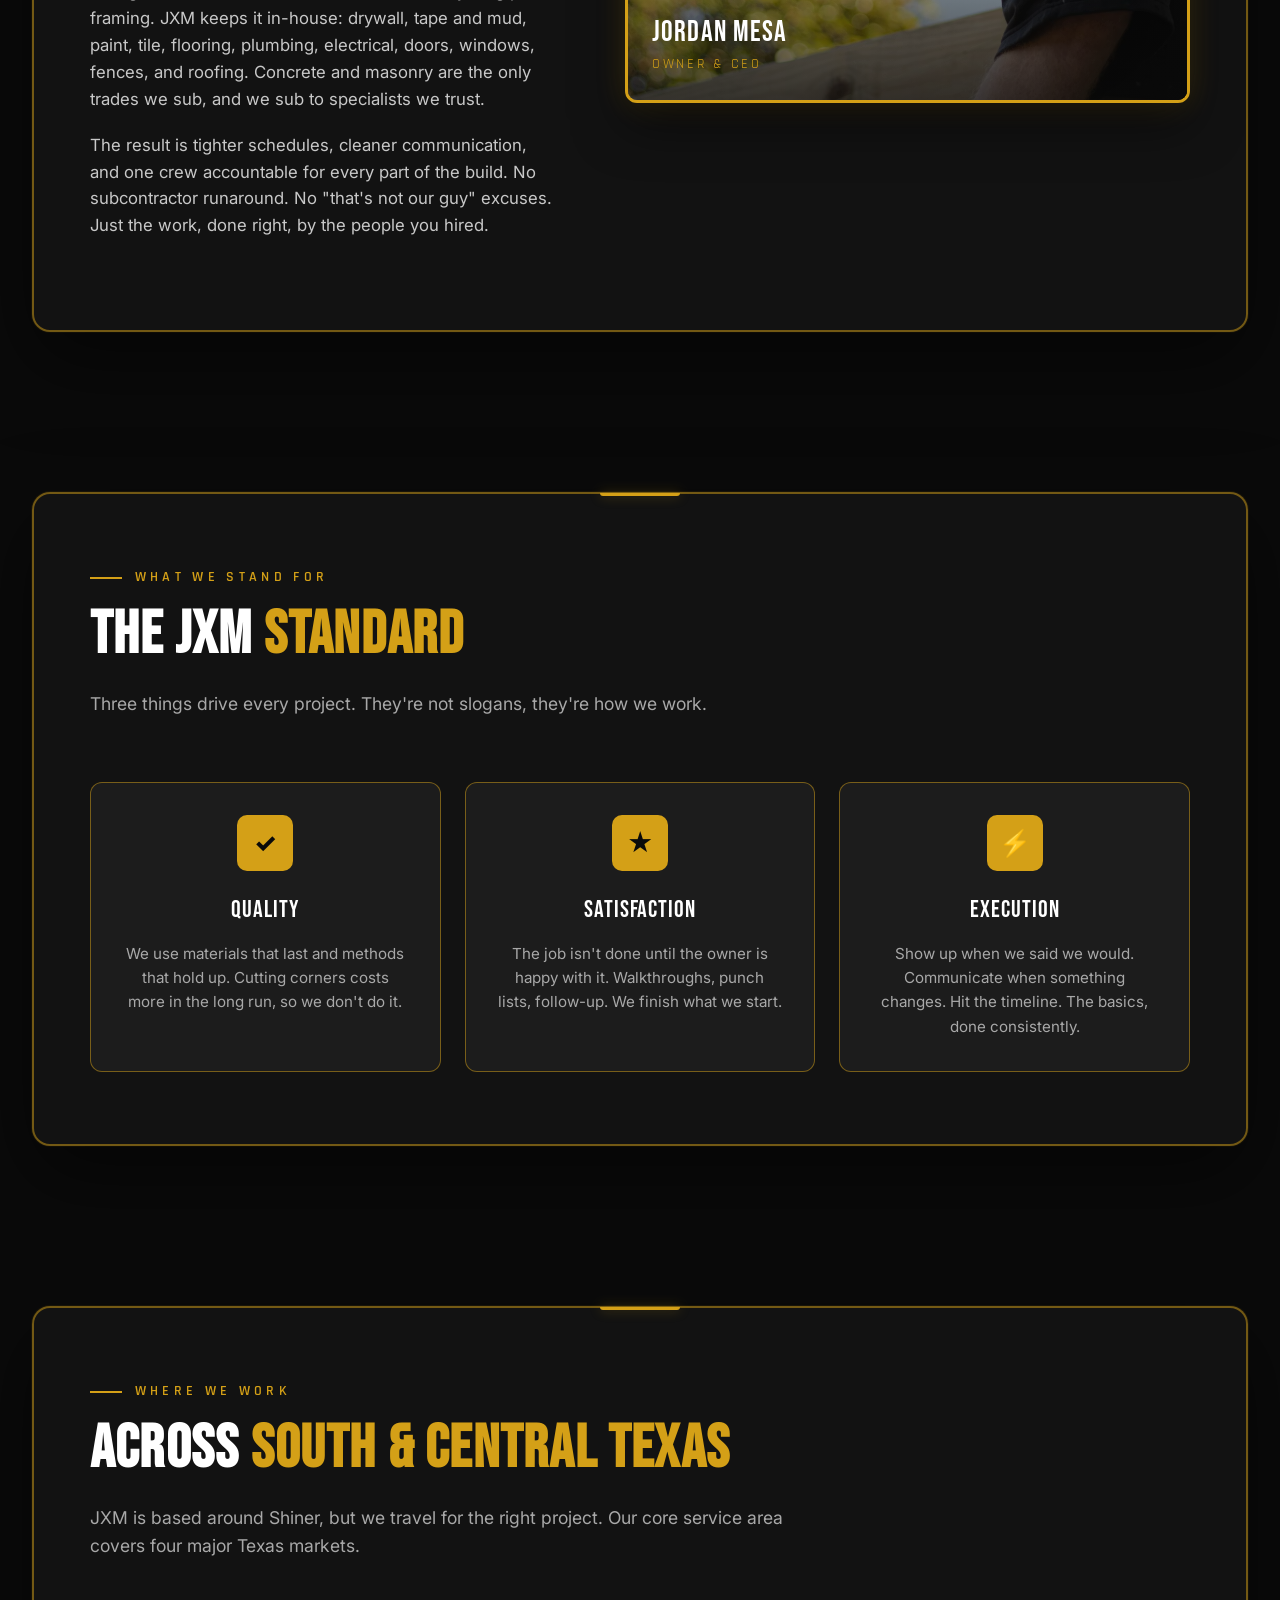
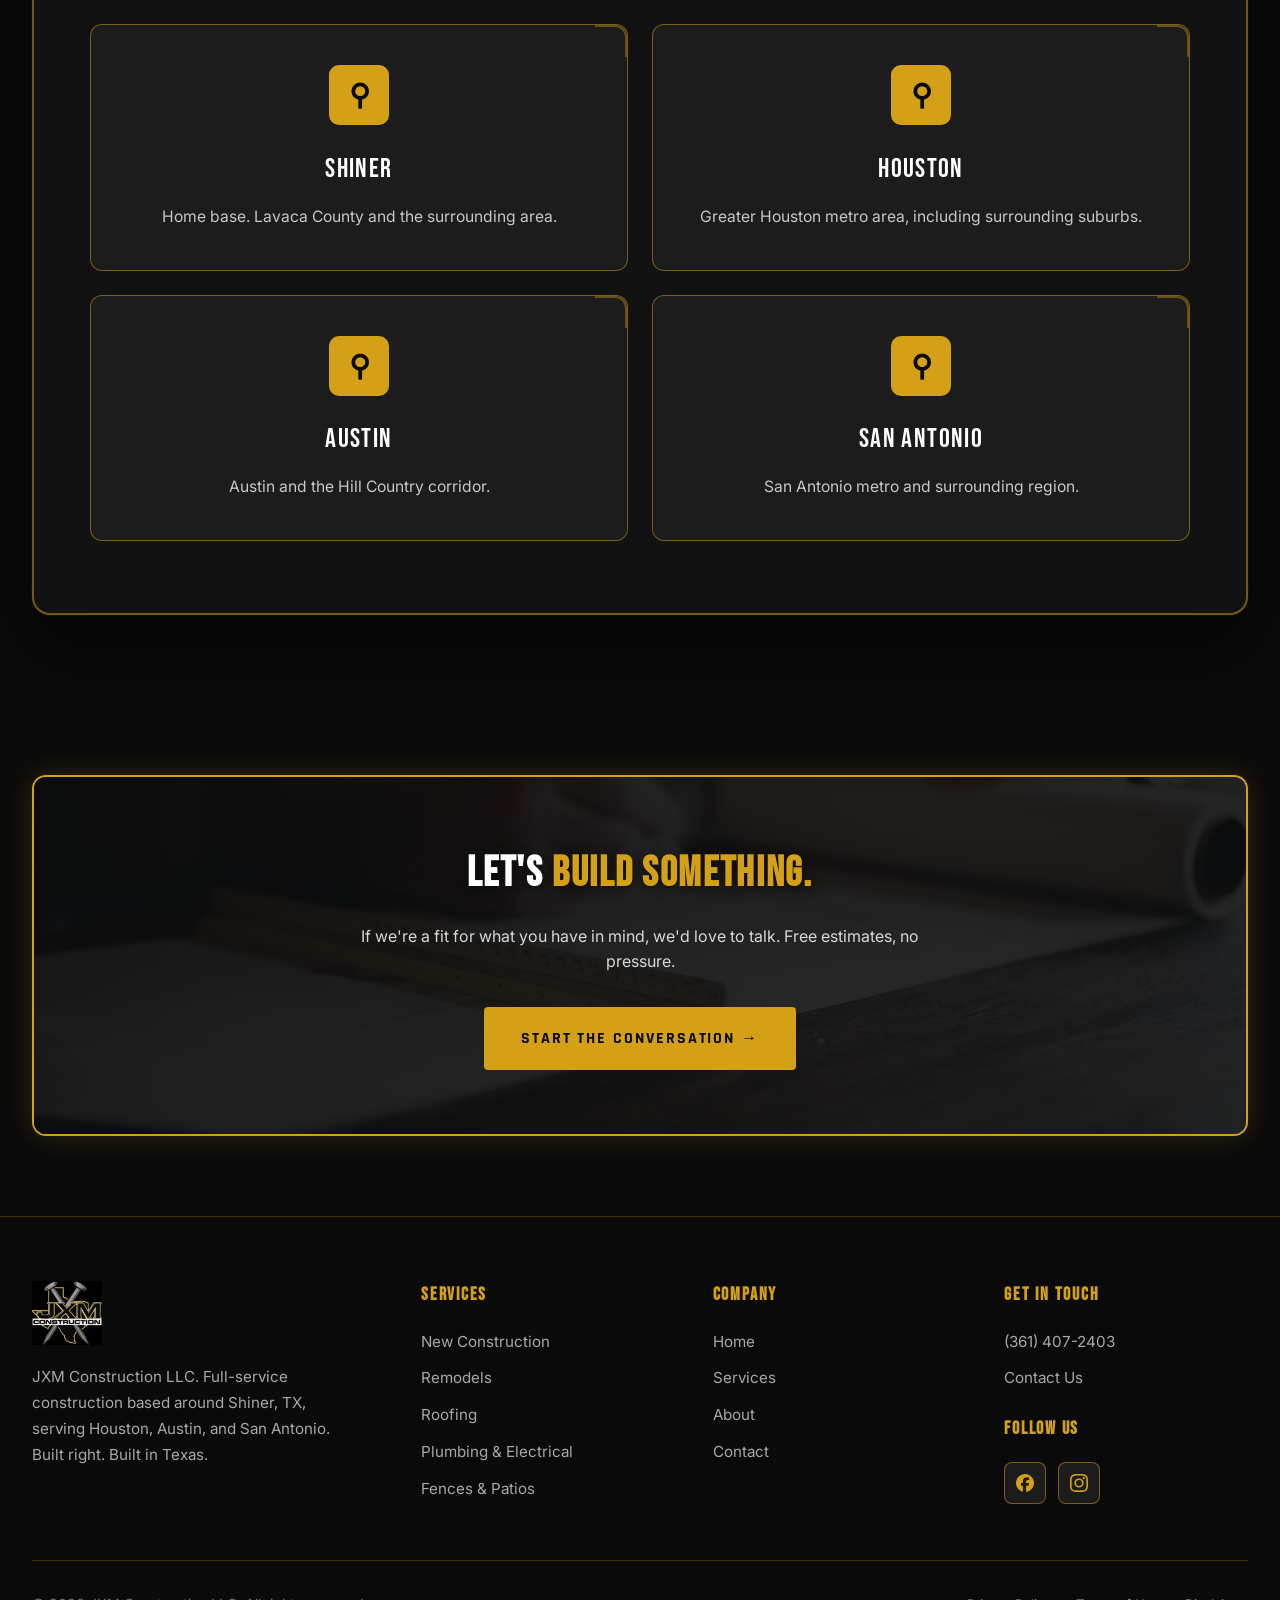
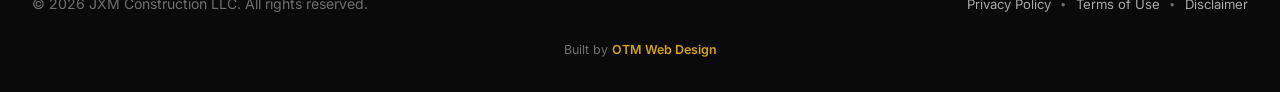
<file: about.html>
<!DOCTYPE html>
<html lang="en">
<head>
<meta charset="UTF-8" />
<meta name="viewport" content="width=device-width, initial-scale=1.0" />
<!-- FAVICON / SITE ICON -->
<link rel="icon" href="/assets/favicon.ico" sizes="any">
<link rel="icon" type="image/png" sizes="96x96" href="/assets/favicon-96x96.png">
<link rel="apple-touch-icon" sizes="180x180" href="/assets/apple-touch-icon.png">
<link rel="manifest" href="/site.webmanifest">
<meta name="theme-color" content="#d4a017">
<title>About | JXM Construction LLC | Shiner, TX</title>
<meta name="description" content="Meet Jordan Mesa, owner of JXM Construction LLC. Over a decade of construction experience, family trade passed down, now serving Shiner, Houston, Austin, and San Antonio." />
<meta property="og:title" content="About | JXM Construction LLC" />
<meta property="og:description" content="The story behind JXM Construction. Jordan Mesa brings over a decade of construction experience to every project across South and Central Texas." />
<meta property="og:type" content="website" />
<meta property="og:url" content="https://jxmconstructionllc.com/about.html" />
<meta property="og:image" content="https://jxmconstructionllc.com/assets/logo.png" />
<link rel="canonical" href="https://jxmconstructionllc.com/about.html" />
<script type="application/ld+json">
{
  "@context": "https://schema.org",
  "@type": "AboutPage",
  "name": "About JXM Construction LLC",
  "url": "https://jxmconstructionllc.com/about.html",
  "mainEntity": {
    "@type": "GeneralContractor",
    "name": "JXM Construction LLC",
    "url": "https://jxmconstructionllc.com/",
    "telephone": "+1-361-407-2403",
    "founder": {
      "@type": "Person",
      "name": "Jordan Mesa",
      "jobTitle": "Owner & CEO"
    },
    "foundingDate": "2025",
    "address": {
      "@type": "PostalAddress",
      "addressLocality": "Shiner",
      "addressRegion": "TX",
      "addressCountry": "US"
    }
  }
}
</script>
<link rel="preconnect" href="https://fonts.googleapis.com">
<link rel="preconnect" href="https://fonts.gstatic.com" crossorigin>
<link href="https://fonts.googleapis.com/css2?family=Bebas+Neue&family=Rajdhani:wght@400;500;600;700&family=Inter:wght@400;500;600;700&display=swap" rel="stylesheet">
<link rel="stylesheet" href="styles.css">
</head>
<body data-page="about">

<!-- NAV -->
<nav class="site-nav">
  <div class="nav-inner">
    <a href="index.html" class="nav-logo">
      <img src="assets/logo.png" alt="JXM Construction LLC" />
    </a>
    <div class="nav-links" id="navLinks">
      <a href="index.html" data-nav="home" data-en="Home" data-es="Inicio">Home</a>
      <a href="services.html" data-nav="services" data-en="Services" data-es="Servicios">Services</a>
      <a href="about.html" data-nav="about" data-en="About" data-es="Nosotros">About</a>
      <a href="contact.html" data-nav="contact" data-en="Contact" data-es="Contacto">Contact</a>
    </div>
    <button class="menu-toggle" id="menuToggle">☰</button>
  </div>
</nav>

<!-- HERO -->
<header class="hero hero-short hero-about">
  <div class="hero-bg"></div>
  <div class="container hero-content">
    <div class="hero-eyebrow" data-en="Our Story" data-es="Nuestra Historia">Our Story</div>
    <h1 data-en="A Trade<span>Passed Down.</span>" data-es="Un Oficio<span>Heredado.</span>">A Trade<span>Passed Down.</span></h1>
    <p class="hero-sub" data-en="JXM Construction was founded in 2025, but the experience behind it goes back much further. Here's who we are and how we got started." data-es="JXM Construction fue fundada en 2025, pero la experiencia detrás de ella se remonta mucho más atrás. Aquí está quiénes somos y cómo empezamos.">JXM Construction was founded in 2025, but the experience behind it goes back much further. Here's who we are and how we got started.</p>
  </div>
</header>

<!-- STORY -->
<section class="panel">
  <div class="container">
    <div class="panel-inner">
      <div class="section-eyebrow" data-en="Meet The Owner" data-es="Conozca Al Propietario">Meet The Owner</div>
      <h2 data-en="Jordan Mesa, <span>Owner &amp; CEO</span>" data-es="Jordan Mesa, <span>Propietario y Director</span>">Jordan Mesa, <span>Owner &amp; CEO</span></h2>
      <p class="section-lead" data-en="JXM stands for Jordan, and Jordan stands behind every project. Quality, customer satisfaction, and execution are what we focus on, while striving for perfection on every build." data-es="JXM significa Jordan, y Jordan respalda cada proyecto. Calidad, satisfacción del cliente y ejecución son en lo que nos enfocamos, mientras buscamos la perfección en cada construcción.">JXM stands for Jordan, and Jordan stands behind every project. Quality, customer satisfaction, and execution are what we focus on, while striving for perfection on every build.</p>

      <div class="about-grid" style="margin-top: 3rem;">
        <div class="about-text">
          <div class="story-text-block">
            <p data-en="JXM Construction LLC was founded in 2025, but the experience behind it goes back much further. Jordan grew up on construction sites. His dad started a construction business and showed him the ropes from the time he was old enough to swing a hammer. Framing, finish work, plumbing, electrical. The whole trade, learned the way it should be learned: hands-on, job by job, year after year." data-es="JXM Construction LLC fue fundada en 2025, pero la experiencia detrás de ella se remonta mucho más atrás. Jordan creció en obras de construcción. Su papá empezó un negocio de construcción y le enseñó los detalles desde que tenía la edad suficiente para usar un martillo. Enmarcado, acabados, plomería, electricidad. Todo el oficio, aprendido de la manera correcta: con las manos, trabajo por trabajo, año tras año.">JXM Construction LLC was founded in 2025, but the experience behind it goes back much further. Jordan grew up on construction sites. His dad started a construction business and showed him the ropes from the time he was old enough to swing a hammer. Framing, finish work, plumbing, electrical. The whole trade, learned the way it should be learned: hands-on, job by job, year after year.</p>
            <p data-en="That foundation matters. When you've spent a lifetime watching how things are built right, you can also see when they're being built wrong. And you don't let that happen on your job." data-es="Esa base importa. Cuando has pasado toda una vida viendo cómo se construyen las cosas bien, también puedes ver cuando se están construyendo mal. Y no permites que eso pase en tu obra.">That foundation matters. When you've spent a lifetime watching how things are built right, you can also see when they're being built wrong. And you don't let that happen on your job.</p>
            <p data-en="After more than ten years in the field, Jordan launched JXM to build something of his own. The name carries his initials, but the standard carries his father's lessons: do the work right the first time, treat the customer like family, and never leave a job you wouldn't be proud to put your name on." data-es="Después de más de diez años en el campo, Jordan lanzó JXM para construir algo propio. El nombre lleva sus iniciales, pero el estándar lleva las lecciones de su padre: hacer el trabajo bien a la primera, tratar al cliente como familia, y nunca dejar un trabajo del que no te enorgullecería poner tu nombre.">After more than ten years in the field, Jordan launched JXM to build something of his own. The name carries his initials, but the standard carries his father's lessons: do the work right the first time, treat the customer like family, and never leave a job you wouldn't be proud to put your name on.</p>
            <p data-en="Based around Shiner, Texas, JXM proudly extends services into the Houston, Austin, and San Antonio areas. Whether the project is a kitchen remodel two towns over or a ground-up build three hours out, the standard doesn't change. Most construction outfits sub out everything past framing. JXM keeps it in-house: drywall, tape and mud, paint, tile, flooring, plumbing, electrical, doors, windows, fences, and roofing. Concrete and masonry are the only trades we sub, and we sub to specialists we trust." data-es="Con base en Shiner, Texas, JXM extiende con orgullo sus servicios a las áreas de Houston, Austin y San Antonio. Ya sea que el proyecto sea una remodelación de cocina a dos pueblos de distancia o una construcción desde cero a tres horas, el estándar no cambia. La mayoría de las empresas de construcción subcontratan todo después del enmarcado. JXM lo mantiene internamente: tablaroca, cinta y compuesto, pintura, azulejo, pisos, plomería, electricidad, puertas, ventanas, cercas y techos. Concreto y mampostería son los únicos oficios que subcontratamos, y subcontratamos a especialistas en los que confiamos.">Based around Shiner, Texas, JXM proudly extends services into the Houston, Austin, and San Antonio areas. Whether the project is a kitchen remodel two towns over or a ground-up build three hours out, the standard doesn't change. Most construction outfits sub out everything past framing. JXM keeps it in-house: drywall, tape and mud, paint, tile, flooring, plumbing, electrical, doors, windows, fences, and roofing. Concrete and masonry are the only trades we sub, and we sub to specialists we trust.</p>
            <p data-en="The result is tighter schedules, cleaner communication, and one crew accountable for every part of the build. No subcontractor runaround. No &quot;that's not our guy&quot; excuses. Just the work, done right, by the people you hired." data-es="El resultado son tiempos más ajustados, comunicación más clara, y un solo equipo responsable de cada parte de la construcción. Sin vueltas de subcontratistas. Sin excusas de &quot;ese no es nuestro hombre&quot;. Solo el trabajo, hecho bien, por la gente que contrató.">The result is tighter schedules, cleaner communication, and one crew accountable for every part of the build. No subcontractor runaround. No "that's not our guy" excuses. Just the work, done right, by the people you hired.</p>
          </div>
        </div>
        <div class="about-portrait about-portrait-sticky">
          <img src="assets/jordan.jpg" alt="Jordan Mesa, owner of JXM Construction" />
          <div class="about-portrait-caption">
            <div class="about-portrait-name">Jordan Mesa</div>
            <div class="about-portrait-title" data-en="Owner &amp; CEO" data-es="Propietario y Director">Owner &amp; CEO</div>
          </div>
        </div>
      </div>

    </div>
  </div>
</section>

<!-- VALUES -->
<section class="panel">
  <div class="container">
    <div class="panel-inner">
      <div class="section-eyebrow" data-en="What We Stand For" data-es="Lo Que Representamos">What We Stand For</div>
      <h2 data-en="The JXM <span>Standard</span>" data-es="El Estándar <span>JXM</span>">The JXM <span>Standard</span></h2>
      <p class="section-lead" data-en="Three things drive every project. They're not slogans, they're how we work." data-es="Tres cosas impulsan cada proyecto. No son lemas, así es como trabajamos.">Three things drive every project. They're not slogans, they're how we work.</p>

      <div class="values-grid">

        <div class="value-card">
          <div class="value-icon">✓</div>
          <div class="value-name" data-en="Quality" data-es="Calidad">Quality</div>
          <p class="value-desc" data-en="We use materials that last and methods that hold up. Cutting corners costs more in the long run, so we don't do it." data-es="Usamos materiales que duran y métodos que aguantan. Tomar atajos cuesta más a largo plazo, así que no lo hacemos.">We use materials that last and methods that hold up. Cutting corners costs more in the long run, so we don't do it.</p>
        </div>

        <div class="value-card">
          <div class="value-icon">★</div>
          <div class="value-name" data-en="Satisfaction" data-es="Satisfacción">Satisfaction</div>
          <p class="value-desc" data-en="The job isn't done until the owner is happy with it. Walkthroughs, punch lists, follow-up. We finish what we start." data-es="El trabajo no está terminado hasta que el dueño esté contento con él. Recorridos, listas de detalles, seguimiento. Terminamos lo que empezamos.">The job isn't done until the owner is happy with it. Walkthroughs, punch lists, follow-up. We finish what we start.</p>
        </div>

        <div class="value-card">
          <div class="value-icon">⚡</div>
          <div class="value-name" data-en="Execution" data-es="Ejecución">Execution</div>
          <p class="value-desc" data-en="Show up when we said we would. Communicate when something changes. Hit the timeline. The basics, done consistently." data-es="Llegar cuando dijimos que llegaríamos. Comunicar cuando algo cambia. Cumplir con el cronograma. Lo básico, hecho con consistencia.">Show up when we said we would. Communicate when something changes. Hit the timeline. The basics, done consistently.</p>
        </div>

      </div>
    </div>
  </div>
</section>

<!-- SERVICE AREA -->
<section class="panel">
  <div class="container">
    <div class="panel-inner">
      <div class="section-eyebrow" data-en="Where We Work" data-es="Dónde Trabajamos">Where We Work</div>
      <h2 data-en="Across <span>South &amp; Central Texas</span>" data-es="A Través <span>Del Sur y Centro De Texas</span>">Across <span>South &amp; Central Texas</span></h2>
      <p class="section-lead" data-en="JXM is based around Shiner, but we travel for the right project. Our core service area covers four major Texas markets." data-es="JXM tiene su base alrededor de Shiner, pero viajamos por el proyecto correcto. Nuestra área principal de servicio cubre cuatro mercados importantes de Texas.">JXM is based around Shiner, but we travel for the right project. Our core service area covers four major Texas markets.</p>

      <div class="services-grid" style="margin-top: 2rem;">

        <div class="service-card" style="text-align: center;">
          <div class="service-icon-wrap" style="margin: 0 auto 1.4rem;">⚲</div>
          <div class="service-name">Shiner</div>
          <p class="service-desc" style="margin-bottom: 0;" data-en="Home base. Lavaca County and the surrounding area." data-es="Base principal. El condado de Lavaca y el área circundante.">Home base. Lavaca County and the surrounding area.</p>
        </div>

        <div class="service-card" style="text-align: center;">
          <div class="service-icon-wrap" style="margin: 0 auto 1.4rem;">⚲</div>
          <div class="service-name">Houston</div>
          <p class="service-desc" style="margin-bottom: 0;" data-en="Greater Houston metro area, including surrounding suburbs." data-es="Área metropolitana de Houston, incluyendo los suburbios circundantes.">Greater Houston metro area, including surrounding suburbs.</p>
        </div>

        <div class="service-card" style="text-align: center;">
          <div class="service-icon-wrap" style="margin: 0 auto 1.4rem;">⚲</div>
          <div class="service-name">Austin</div>
          <p class="service-desc" style="margin-bottom: 0;" data-en="Austin and the Hill Country corridor." data-es="Austin y el corredor de Hill Country.">Austin and the Hill Country corridor.</p>
        </div>

        <div class="service-card" style="text-align: center;">
          <div class="service-icon-wrap" style="margin: 0 auto 1.4rem;">⚲</div>
          <div class="service-name" data-en="San Antonio" data-es="San Antonio">San Antonio</div>
          <p class="service-desc" style="margin-bottom: 0;" data-en="San Antonio metro and surrounding region." data-es="Metro de San Antonio y la región circundante.">San Antonio metro and surrounding region.</p>
        </div>

      </div>
    </div>
  </div>
</section>

<!-- CTA STRIP -->
<section class="panel">
  <div class="container">
    <div class="cta-strip" style="margin-top: 0;">
      <h3 data-en="Let's <span style=&quot;color: var(--gold);&quot;>Build Something.</span>" data-es="Construyamos <span style=&quot;color: var(--gold);&quot;>Algo Juntos.</span>">Let's <span style="color: var(--gold);">Build Something.</span></h3>
      <p data-en="If we're a fit for what you have in mind, we'd love to talk. Free estimates, no pressure." data-es="Si somos lo que busca para su proyecto, nos encantaría hablar. Estimados gratuitos, sin presión.">If we're a fit for what you have in mind, we'd love to talk. Free estimates, no pressure.</p>
      <a href="contact.html" class="btn-primary" data-en="Start The Conversation →" data-es="Empiece La Conversación →">Start The Conversation →</a>
    </div>
  </div>
</section>

<!-- FOOTER -->
<footer>
  <div class="container">
    <div class="footer-grid">
      <div class="footer-brand">
        <img src="assets/logo.png" alt="JXM Construction LLC" />
        <p data-en="JXM Construction LLC. Full-service construction based around Shiner, TX, serving Houston, Austin, and San Antonio. Built right. Built in Texas." data-es="JXM Construction LLC. Construcción de servicio completo con base en Shiner, TX, sirviendo a Houston, Austin, y San Antonio. Bien construido. Hecho en Texas.">JXM Construction LLC. Full-service construction based around Shiner, TX, serving Houston, Austin, and San Antonio. Built right. Built in Texas.</p>
      </div>
      <div class="footer-col">
        <h4 data-en="Services" data-es="Servicios">Services</h4>
        <ul>
          <li><a href="services.html" data-en="New Construction" data-es="Construcción Nueva">New Construction</a></li>
          <li><a href="services.html" data-en="Remodels" data-es="Remodelaciones">Remodels</a></li>
          <li><a href="services.html" data-en="Roofing" data-es="Techos">Roofing</a></li>
          <li><a href="services.html" data-en="Plumbing &amp; Electrical" data-es="Plomería y Electricidad">Plumbing &amp; Electrical</a></li>
          <li><a href="services.html" data-en="Fences &amp; Patios" data-es="Cercas y Patios">Fences &amp; Patios</a></li>
        </ul>
      </div>
      <div class="footer-col">
        <h4 data-en="Company" data-es="Compañía">Company</h4>
        <ul>
          <li><a href="index.html" data-en="Home" data-es="Inicio">Home</a></li>
          <li><a href="services.html" data-en="Services" data-es="Servicios">Services</a></li>
          <li><a href="about.html" data-en="About" data-es="Nosotros">About</a></li>
          <li><a href="contact.html" data-en="Contact" data-es="Contacto">Contact</a></li>
        </ul>
      </div>
      <div class="footer-col">
        <h4 data-en="Get In Touch" data-es="Contáctenos">Get In Touch</h4>
        <ul>
          <li><a href="tel:3614072403">(361) 407-2403</a></li>
          <li><a href="contact.html" data-en="Contact Us" data-es="Contáctenos">Contact Us</a></li>
        </ul>
        <h4 style="margin-top: 1.5rem;" data-en="Follow Us" data-es="Síganos">Follow Us</h4>
        <div class="footer-social">
          <a href="https://www.facebook.com/profile.php?id=61584589681228" target="_blank" rel="noopener" aria-label="Facebook">
            <svg viewBox="0 0 24 24" xmlns="http://www.w3.org/2000/svg"><path d="M9.101 23.691v-7.98H6.627v-3.667h2.474v-1.58c0-4.085 1.848-5.978 5.858-5.978.401 0 .955.042 1.468.103a8.68 8.68 0 0 1 1.141.195v3.325a8.623 8.623 0 0 0-.653-.036 26.805 26.805 0 0 0-.733-.009c-.707 0-1.259.096-1.675.309a1.686 1.686 0 0 0-.679.622c-.258.42-.374.995-.374 1.752v1.297h3.919l-.386 2.103-.287 1.564h-3.246v8.245C19.396 23.238 24 18.179 24 12.044c0-6.627-5.373-12-12-12s-12 5.373-12 12c0 5.628 3.874 10.35 9.101 11.647Z"/></svg>
          </a>
          <a href="https://www.instagram.com/jxm_construction_" target="_blank" rel="noopener" aria-label="Instagram">
            <svg viewBox="0 0 24 24" xmlns="http://www.w3.org/2000/svg"><path d="M12 2.163c3.204 0 3.584.012 4.85.07 3.252.148 4.771 1.691 4.919 4.919.058 1.265.069 1.645.069 4.849 0 3.205-.012 3.584-.069 4.849-.149 3.225-1.664 4.771-4.919 4.919-1.266.058-1.644.07-4.85.07-3.204 0-3.584-.012-4.849-.07-3.26-.149-4.771-1.699-4.919-4.92-.058-1.265-.07-1.644-.07-4.849 0-3.204.013-3.583.07-4.849.149-3.227 1.664-4.771 4.919-4.919 1.266-.057 1.645-.069 4.849-.069zM12 0C8.741 0 8.333.014 7.053.072 2.695.272.273 2.69.073 7.052.014 8.333 0 8.741 0 12c0 3.259.014 3.668.072 4.948.2 4.358 2.618 6.78 6.98 6.98C8.333 23.986 8.741 24 12 24c3.259 0 3.668-.014 4.948-.072 4.354-.2 6.782-2.618 6.979-6.98.059-1.28.073-1.689.073-4.948 0-3.259-.014-3.667-.072-4.947-.196-4.354-2.617-6.78-6.979-6.98C15.668.014 15.259 0 12 0zm0 5.838a6.162 6.162 0 1 0 0 12.324 6.162 6.162 0 0 0 0-12.324zM12 16a4 4 0 1 1 0-8 4 4 0 0 1 0 8zm6.406-11.845a1.44 1.44 0 1 0 0 2.881 1.44 1.44 0 0 0 0-2.881z"/></svg>
          </a>
        </div>
      </div>
    </div>
    <div class="footer-bottom">
      <div data-en="© <span id=&quot;year&quot;></span> JXM Construction LLC. All rights reserved." data-es="© <span id=&quot;year&quot;></span> JXM Construction LLC. Todos los derechos reservados.">© <span id="year"></span> JXM Construction LLC. All rights reserved.</div>
      <div class="footer-legal-links">
        <a href="privacy.html" data-en="Privacy Policy" data-es="Política de Privacidad">Privacy Policy</a>
        <span class="footer-legal-sep">•</span>
        <a href="terms.html" data-en="Terms of Use" data-es="Términos de Uso">Terms of Use</a>
        <span class="footer-legal-sep">•</span>
        <a href="disclaimer.html" data-en="Disclaimer" data-es="Aviso Legal">Disclaimer</a>
      </div>
      <div class="footer-credit" data-en="Built by <a href=&quot;https://otm-designs.com&quot; target=&quot;_blank&quot; rel=&quot;noopener&quot;>OTM Web Design</a>" data-es="Hecho por <a href=&quot;https://otm-designs.com&quot; target=&quot;_blank&quot; rel=&quot;noopener&quot;>OTM Web Design</a>">Built by <a href="https://otm-designs.com" target="_blank" rel="noopener">OTM Web Design</a></div>
    </div>
  </div>
</footer>

<!-- LANGUAGE TOGGLE -->
<button id="langToggle" class="lang-toggle" aria-label="Toggle language">
  <span class="lang-toggle-icon">🌐</span>
  <span class="lang-toggle-label">¿Habla Español?</span>
</button>

<script src="script.js"></script>
</body>
</html>
</file>
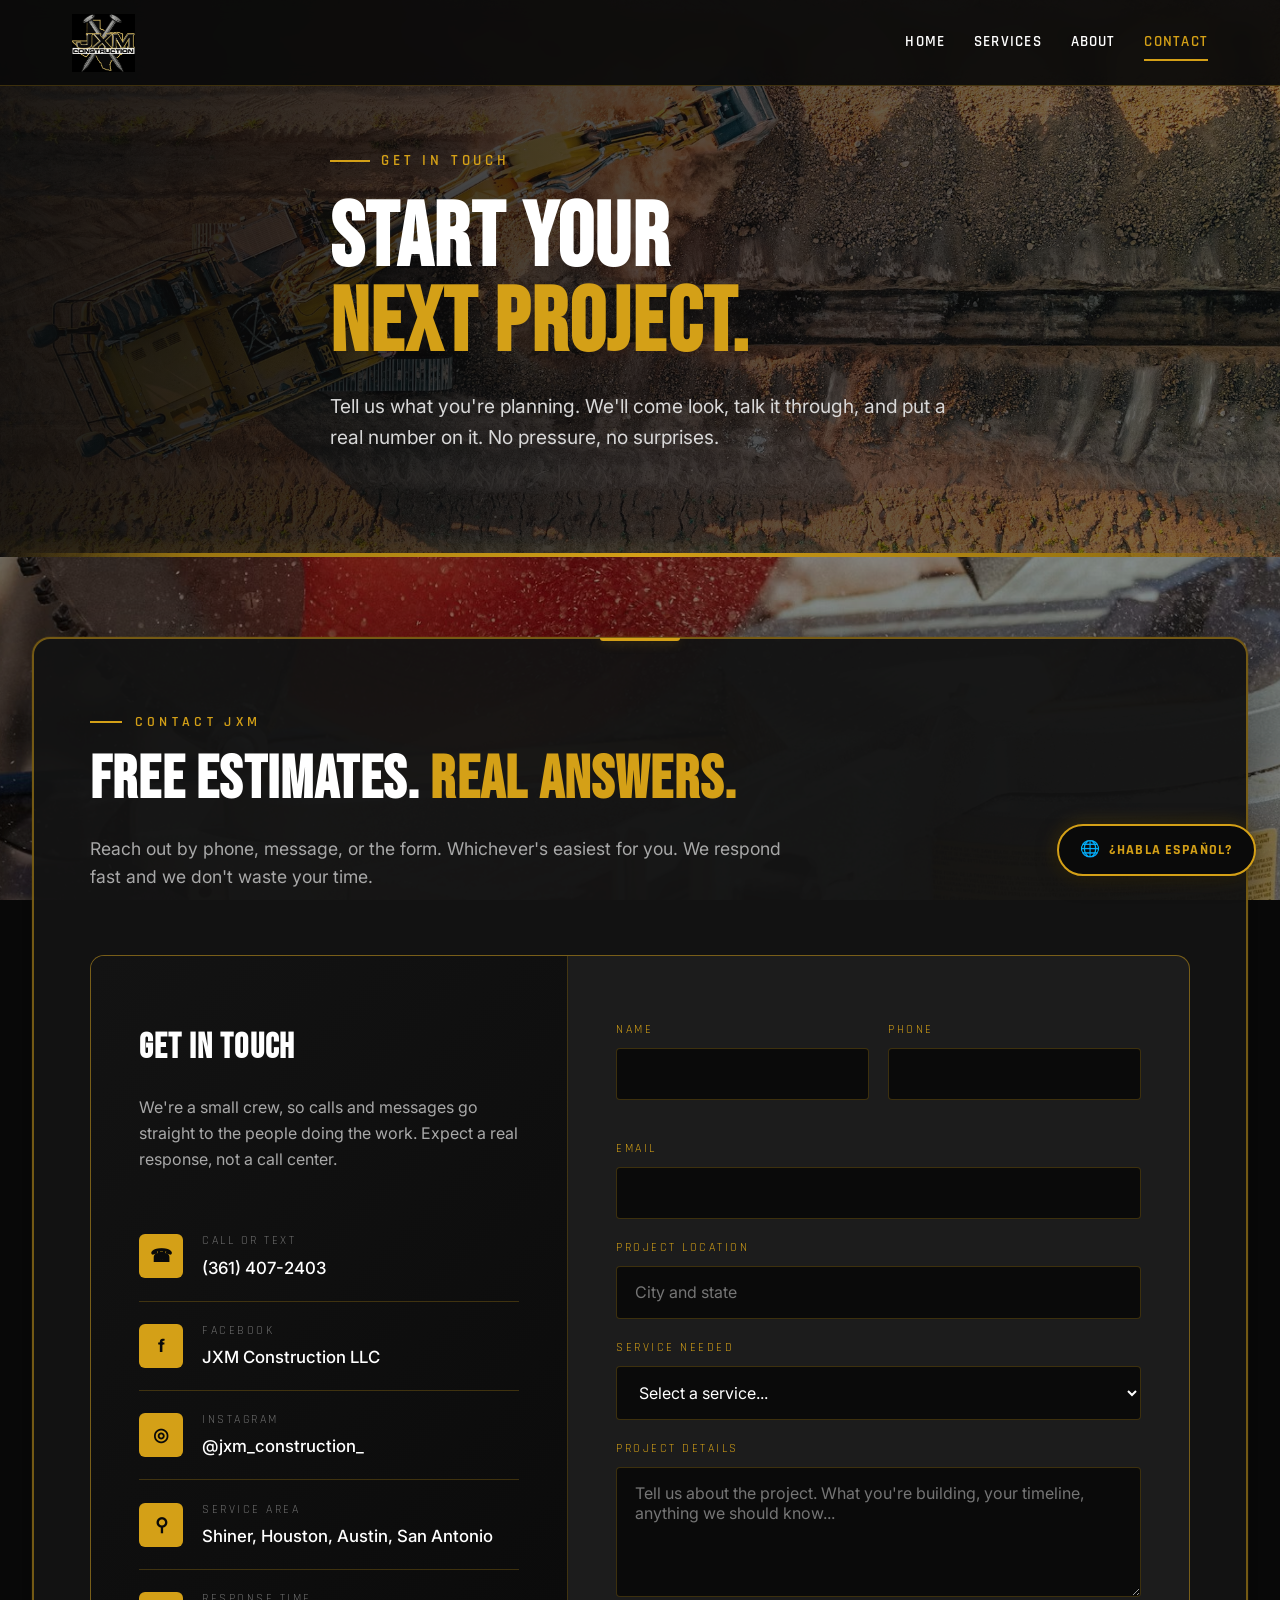
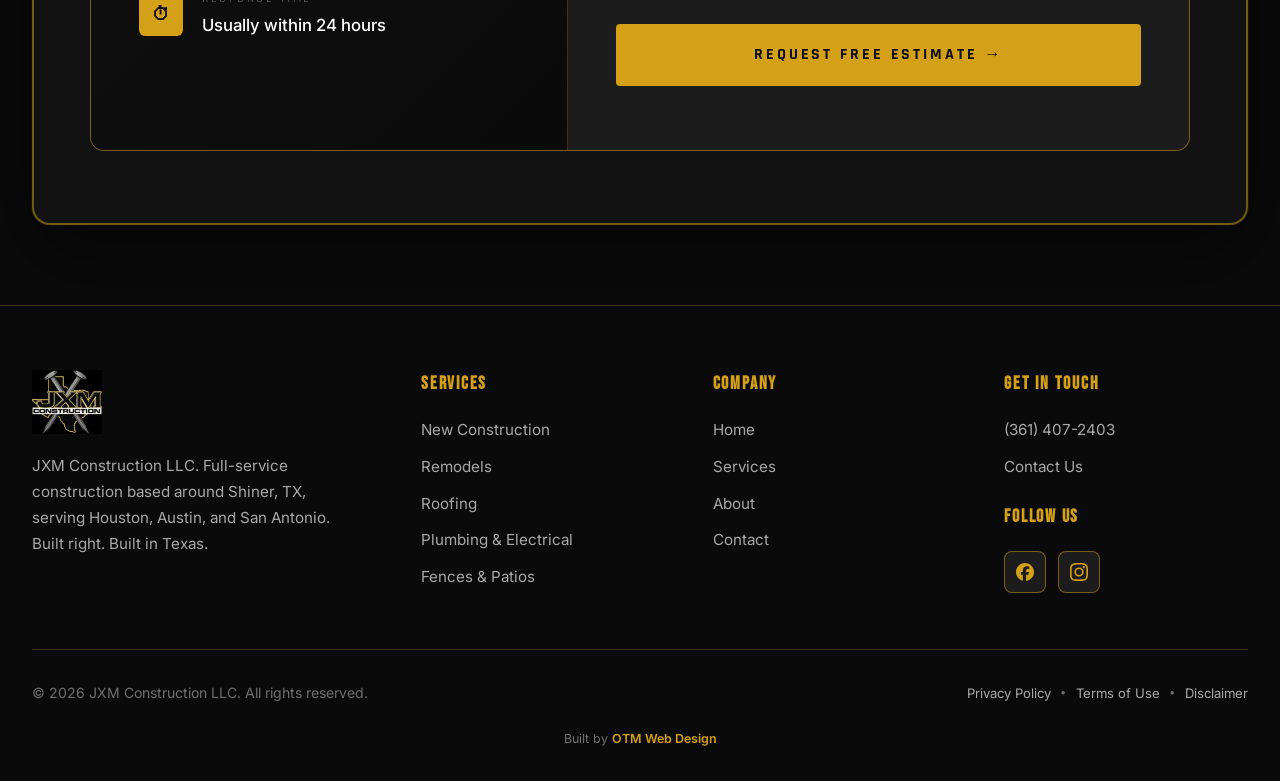
<file: contact.html>
<!DOCTYPE html>
<html lang="en">
<head>
<meta charset="UTF-8" />
<meta name="viewport" content="width=device-width, initial-scale=1.0" />
<!-- FAVICON / SITE ICON -->
<link rel="icon" href="/assets/favicon.ico" sizes="any">
<link rel="icon" type="image/png" sizes="96x96" href="/assets/favicon-96x96.png">
<link rel="apple-touch-icon" sizes="180x180" href="/assets/apple-touch-icon.png">
<link rel="manifest" href="/site.webmanifest">
<meta name="theme-color" content="#d4a017">
<title>Contact | JXM Construction LLC | Shiner, TX</title>
<meta name="description" content="Contact JXM Construction LLC. Call (361) 407-2403 for free estimates across Shiner, Houston, Austin, and San Antonio. New construction, remodels, roofing, and more." />
<meta property="og:title" content="Contact | JXM Construction LLC" />
<meta property="og:description" content="Get a free estimate from JXM Construction. Call (361) 407-2403 or request a quote online. Serving Shiner, Houston, Austin, and San Antonio." />
<meta property="og:type" content="website" />
<meta property="og:url" content="https://jxmconstructionllc.com/contact.html" />
<meta property="og:image" content="https://jxmconstructionllc.com/assets/logo.png" />
<link rel="canonical" href="https://jxmconstructionllc.com/contact.html" />
<script type="application/ld+json">
{
  "@context": "https://schema.org",
  "@type": "ContactPage",
  "name": "Contact JXM Construction LLC",
  "url": "https://jxmconstructionllc.com/contact.html",
  "mainEntity": {
    "@type": "GeneralContractor",
    "name": "JXM Construction LLC",
    "url": "https://jxmconstructionllc.com/",
    "telephone": "+1-361-407-2403",
    "address": {
      "@type": "PostalAddress",
      "addressLocality": "Shiner",
      "addressRegion": "TX",
      "addressCountry": "US"
    },
    "contactPoint": {
      "@type": "ContactPoint",
      "telephone": "+1-361-407-2403",
      "contactType": "customer service",
      "areaServed": ["Shiner, TX", "Houston, TX", "Austin, TX", "San Antonio, TX"],
      "availableLanguage": ["English", "Spanish"]
    },
    "sameAs": [
      "https://www.facebook.com/profile.php?id=61584589681228",
      "https://www.instagram.com/jxm_construction_"
    ]
  }
}
</script>
<link rel="preconnect" href="https://fonts.googleapis.com">
<link rel="preconnect" href="https://fonts.gstatic.com" crossorigin>
<link href="https://fonts.googleapis.com/css2?family=Bebas+Neue&family=Rajdhani:wght@400;500;600;700&family=Inter:wght@400;500;600;700&display=swap" rel="stylesheet">
<link rel="stylesheet" href="styles.css">
</head>
<body data-page="contact">

<!-- NAV -->
<nav class="site-nav">
  <div class="nav-inner">
    <a href="index.html" class="nav-logo">
      <img src="assets/logo.png" alt="JXM Construction LLC" />
    </a>
    <div class="nav-links" id="navLinks">
      <a href="index.html" data-nav="home" data-en="Home" data-es="Inicio">Home</a>
      <a href="services.html" data-nav="services" data-en="Services" data-es="Servicios">Services</a>
      <a href="about.html" data-nav="about" data-en="About" data-es="Nosotros">About</a>
      <a href="contact.html" data-nav="contact" data-en="Contact" data-es="Contacto">Contact</a>
    </div>
    <button class="menu-toggle" id="menuToggle">☰</button>
  </div>
</nav>

<!-- HERO -->
<header class="hero hero-short hero-contact">
  <div class="hero-bg"></div>
  <div class="container hero-content">
    <div class="hero-eyebrow" data-en="Get In Touch" data-es="Contáctenos">Get In Touch</div>
    <h1 data-en="Start Your<span>Next Project.</span>" data-es="Empiece Su<span>Próximo Proyecto.</span>">Start Your<span>Next Project.</span></h1>
    <p class="hero-sub" data-en="Tell us what you're planning. We'll come look, talk it through, and put a real number on it. No pressure, no surprises." data-es="Cuéntenos lo que está planeando. Vamos a ver, hablamos del proyecto, y le damos un número real. Sin presión, sin sorpresas.">Tell us what you're planning. We'll come look, talk it through, and put a real number on it. No pressure, no surprises.</p>
  </div>
</header>

<!-- CONTACT -->
<section class="panel">
  <div class="container">
    <div class="panel-inner">
      <div class="section-eyebrow" data-en="Contact JXM" data-es="Contactar JXM">Contact JXM</div>
      <h2 data-en="Free Estimates. <span>Real Answers.</span>" data-es="Estimados Gratuitos. <span>Respuestas Reales.</span>">Free Estimates. <span>Real Answers.</span></h2>
      <p class="section-lead" data-en="Reach out by phone, message, or the form. Whichever's easiest for you. We respond fast and we don't waste your time." data-es="Comuníquese por teléfono, mensaje, o el formulario. Lo que sea más fácil para usted. Respondemos rápido y no perdemos su tiempo.">Reach out by phone, message, or the form. Whichever's easiest for you. We respond fast and we don't waste your time.</p>

      <div class="contact-grid">
        <div class="contact-info">
          <h3 data-en="Get In Touch" data-es="Contáctenos">Get In Touch</h3>
          <p data-en="We're a small crew, so calls and messages go straight to the people doing the work. Expect a real response, not a call center." data-es="Somos un equipo pequeño, así que las llamadas y mensajes van directo a la gente haciendo el trabajo. Espere una respuesta real, no un centro de llamadas.">We're a small crew, so calls and messages go straight to the people doing the work. Expect a real response, not a call center.</p>

          <a href="tel:3614072403" class="contact-method">
            <div class="contact-method-icon">☎</div>
            <div>
              <div class="contact-method-label" data-en="Call or Text" data-es="Llame O Mande Texto">Call or Text</div>
              <div class="contact-method-value">(361) 407-2403</div>
            </div>
          </a>

          <a href="https://www.facebook.com/profile.php?id=61584589681228" target="_blank" rel="noopener" class="contact-method">
            <div class="contact-method-icon">f</div>
            <div>
              <div class="contact-method-label">Facebook</div>
              <div class="contact-method-value">JXM Construction LLC</div>
            </div>
          </a>

          <a href="https://instagram.com/jxm_construction_" target="_blank" rel="noopener" class="contact-method">
            <div class="contact-method-icon">◎</div>
            <div>
              <div class="contact-method-label">Instagram</div>
              <div class="contact-method-value">@jxm_construction_</div>
            </div>
          </a>

          <div class="contact-method">
            <div class="contact-method-icon">⚲</div>
            <div>
              <div class="contact-method-label" data-en="Service Area" data-es="Área De Servicio">Service Area</div>
              <div class="contact-method-value">Shiner, Houston, Austin, San Antonio</div>
            </div>
          </div>

          <div class="contact-method">
            <div class="contact-method-icon">⏱</div>
            <div>
              <div class="contact-method-label" data-en="Response Time" data-es="Tiempo De Respuesta">Response Time</div>
              <div class="contact-method-value" data-en="Usually within 24 hours" data-es="Normalmente dentro de 24 horas">Usually within 24 hours</div>
            </div>
          </div>
        </div>

        <div class="contact-form">
          <form action="https://formspree.io/f/xykvlleb" method="POST">
            <input type="hidden" name="_subject" value="New JXM Construction Quote Request" />
            <input type="hidden" name="_next" value="thank-you.html" />

            <div class="form-row">
              <div class="form-group">
                <label for="name" data-en="Name" data-es="Nombre">Name</label>
                <input type="text" id="name" name="name" required />
              </div>
              <div class="form-group">
                <label for="phone" data-en="Phone" data-es="Teléfono">Phone</label>
                <input type="tel" id="phone" name="phone" required />
              </div>
            </div>

            <div class="form-group">
              <label for="email" data-en="Email" data-es="Correo Electrónico">Email</label>
              <input type="email" id="email" name="email" required />
            </div>

            <div class="form-group">
              <label for="location" data-en="Project Location" data-es="Ubicación Del Proyecto">Project Location</label>
              <input type="text" id="location" name="location" data-en-placeholder="City and state" data-es-placeholder="Ciudad y estado" placeholder="City and state" />
            </div>

            <div class="form-group">
              <label for="service" data-en="Service Needed" data-es="Servicio Necesario">Service Needed</label>
              <select id="service" name="service" required>
                <option value="" data-en="Select a service..." data-es="Seleccione un servicio...">Select a service...</option>
                <option value="New Construction" data-en="New Construction" data-es="Construcción Nueva">New Construction</option>
                <option value="Remodel / Renovation" data-en="Remodel / Renovation" data-es="Remodelación / Renovación">Remodel / Renovation</option>
                <option value="Interior Finish" data-en="Interior Finish (Drywall, Paint, Flooring, Tile)" data-es="Acabado Interior (Tablaroca, Pintura, Pisos, Azulejo)">Interior Finish (Drywall, Paint, Flooring, Tile)</option>
                <option value="Plumbing / Electrical" data-en="Plumbing / Electrical" data-es="Plomería / Electricidad">Plumbing / Electrical</option>
                <option value="Doors, Windows, or Fencing" data-en="Doors, Windows, or Fencing" data-es="Puertas, Ventanas, O Cercado">Doors, Windows, or Fencing</option>
                <option value="Roofing or Outdoor Structure" data-en="Roofing or Outdoor Structure" data-es="Techos O Estructura Exterior">Roofing or Outdoor Structure</option>
                <option value="Other / Not Sure" data-en="Other / Not Sure" data-es="Otro / No Estoy Seguro">Other / Not Sure</option>
              </select>
            </div>

            <div class="form-group">
              <label for="message" data-en="Project Details" data-es="Detalles Del Proyecto">Project Details</label>
              <textarea id="message" name="message" data-en-placeholder="Tell us about the project. What you're building, your timeline, anything we should know..." data-es-placeholder="Cuéntenos sobre el proyecto. Qué está construyendo, su cronograma, cualquier cosa que debamos saber..." placeholder="Tell us about the project. What you're building, your timeline, anything we should know..." required></textarea>
            </div>

            <button type="submit" class="form-submit" data-en="Request Free Estimate →" data-es="Solicite Un Estimado Gratis →">Request Free Estimate →</button>
          </form>
        </div>
      </div>
    </div>
  </div>
</section>

<!-- FOOTER -->
<footer>
  <div class="container">
    <div class="footer-grid">
      <div class="footer-brand">
        <img src="assets/logo.png" alt="JXM Construction LLC" />
        <p data-en="JXM Construction LLC. Full-service construction based around Shiner, TX, serving Houston, Austin, and San Antonio. Built right. Built in Texas." data-es="JXM Construction LLC. Construcción de servicio completo con base en Shiner, TX, sirviendo a Houston, Austin, y San Antonio. Bien construido. Hecho en Texas.">JXM Construction LLC. Full-service construction based around Shiner, TX, serving Houston, Austin, and San Antonio. Built right. Built in Texas.</p>
      </div>
      <div class="footer-col">
        <h4 data-en="Services" data-es="Servicios">Services</h4>
        <ul>
          <li><a href="services.html" data-en="New Construction" data-es="Construcción Nueva">New Construction</a></li>
          <li><a href="services.html" data-en="Remodels" data-es="Remodelaciones">Remodels</a></li>
          <li><a href="services.html" data-en="Roofing" data-es="Techos">Roofing</a></li>
          <li><a href="services.html" data-en="Plumbing &amp; Electrical" data-es="Plomería y Electricidad">Plumbing &amp; Electrical</a></li>
          <li><a href="services.html" data-en="Fences &amp; Patios" data-es="Cercas y Patios">Fences &amp; Patios</a></li>
        </ul>
      </div>
      <div class="footer-col">
        <h4 data-en="Company" data-es="Compañía">Company</h4>
        <ul>
          <li><a href="index.html" data-en="Home" data-es="Inicio">Home</a></li>
          <li><a href="services.html" data-en="Services" data-es="Servicios">Services</a></li>
          <li><a href="about.html" data-en="About" data-es="Nosotros">About</a></li>
          <li><a href="contact.html" data-en="Contact" data-es="Contacto">Contact</a></li>
        </ul>
      </div>
      <div class="footer-col">
        <h4 data-en="Get In Touch" data-es="Contáctenos">Get In Touch</h4>
        <ul>
          <li><a href="tel:3614072403">(361) 407-2403</a></li>
          <li><a href="contact.html" data-en="Contact Us" data-es="Contáctenos">Contact Us</a></li>
        </ul>
        <h4 style="margin-top: 1.5rem;" data-en="Follow Us" data-es="Síganos">Follow Us</h4>
        <div class="footer-social">
          <a href="https://www.facebook.com/profile.php?id=61584589681228" target="_blank" rel="noopener" aria-label="Facebook">
            <svg viewBox="0 0 24 24" xmlns="http://www.w3.org/2000/svg"><path d="M9.101 23.691v-7.98H6.627v-3.667h2.474v-1.58c0-4.085 1.848-5.978 5.858-5.978.401 0 .955.042 1.468.103a8.68 8.68 0 0 1 1.141.195v3.325a8.623 8.623 0 0 0-.653-.036 26.805 26.805 0 0 0-.733-.009c-.707 0-1.259.096-1.675.309a1.686 1.686 0 0 0-.679.622c-.258.42-.374.995-.374 1.752v1.297h3.919l-.386 2.103-.287 1.564h-3.246v8.245C19.396 23.238 24 18.179 24 12.044c0-6.627-5.373-12-12-12s-12 5.373-12 12c0 5.628 3.874 10.35 9.101 11.647Z"/></svg>
          </a>
          <a href="https://www.instagram.com/jxm_construction_" target="_blank" rel="noopener" aria-label="Instagram">
            <svg viewBox="0 0 24 24" xmlns="http://www.w3.org/2000/svg"><path d="M12 2.163c3.204 0 3.584.012 4.85.07 3.252.148 4.771 1.691 4.919 4.919.058 1.265.069 1.645.069 4.849 0 3.205-.012 3.584-.069 4.849-.149 3.225-1.664 4.771-4.919 4.919-1.266.058-1.644.07-4.85.07-3.204 0-3.584-.012-4.849-.07-3.26-.149-4.771-1.699-4.919-4.92-.058-1.265-.07-1.644-.07-4.849 0-3.204.013-3.583.07-4.849.149-3.227 1.664-4.771 4.919-4.919 1.266-.057 1.645-.069 4.849-.069zM12 0C8.741 0 8.333.014 7.053.072 2.695.272.273 2.69.073 7.052.014 8.333 0 8.741 0 12c0 3.259.014 3.668.072 4.948.2 4.358 2.618 6.78 6.98 6.98C8.333 23.986 8.741 24 12 24c3.259 0 3.668-.014 4.948-.072 4.354-.2 6.782-2.618 6.979-6.98.059-1.28.073-1.689.073-4.948 0-3.259-.014-3.667-.072-4.947-.196-4.354-2.617-6.78-6.979-6.98C15.668.014 15.259 0 12 0zm0 5.838a6.162 6.162 0 1 0 0 12.324 6.162 6.162 0 0 0 0-12.324zM12 16a4 4 0 1 1 0-8 4 4 0 0 1 0 8zm6.406-11.845a1.44 1.44 0 1 0 0 2.881 1.44 1.44 0 0 0 0-2.881z"/></svg>
          </a>
        </div>
      </div>
    </div>
    <div class="footer-bottom">
      <div data-en="© <span id=&quot;year&quot;></span> JXM Construction LLC. All rights reserved." data-es="© <span id=&quot;year&quot;></span> JXM Construction LLC. Todos los derechos reservados.">© <span id="year"></span> JXM Construction LLC. All rights reserved.</div>
      <div class="footer-legal-links">
        <a href="privacy.html" data-en="Privacy Policy" data-es="Política de Privacidad">Privacy Policy</a>
        <span class="footer-legal-sep">•</span>
        <a href="terms.html" data-en="Terms of Use" data-es="Términos de Uso">Terms of Use</a>
        <span class="footer-legal-sep">•</span>
        <a href="disclaimer.html" data-en="Disclaimer" data-es="Aviso Legal">Disclaimer</a>
      </div>
      <div class="footer-credit" data-en="Built by <a href=&quot;https://otm-designs.com&quot; target=&quot;_blank&quot; rel=&quot;noopener&quot;>OTM Web Design</a>" data-es="Hecho por <a href=&quot;https://otm-designs.com&quot; target=&quot;_blank&quot; rel=&quot;noopener&quot;>OTM Web Design</a>">Built by <a href="https://otm-designs.com" target="_blank" rel="noopener">OTM Web Design</a></div>
    </div>
  </div>
</footer>

<!-- LANGUAGE TOGGLE -->
<button id="langToggle" class="lang-toggle" aria-label="Toggle language">
  <span class="lang-toggle-icon">🌐</span>
  <span class="lang-toggle-label">¿Habla Español?</span>
</button>

<script src="script.js"></script>
</body>
</html>
</file>
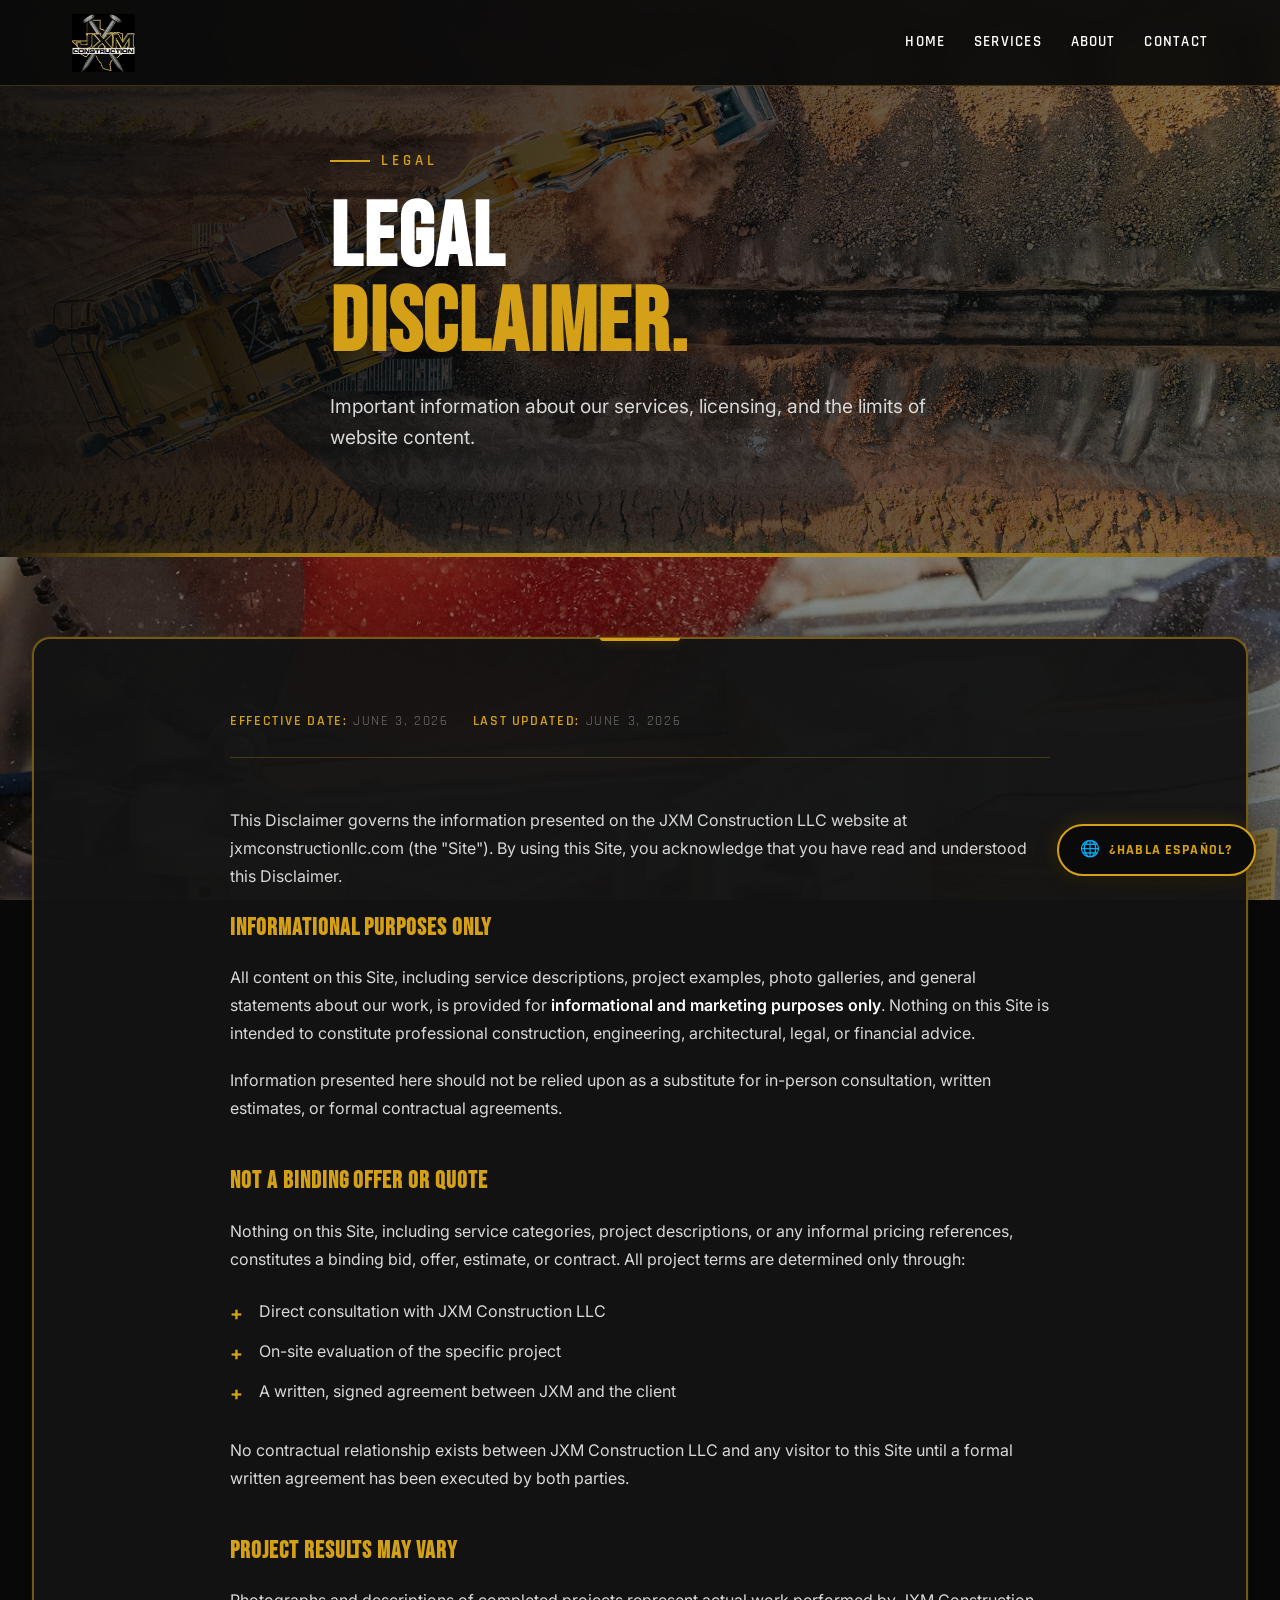
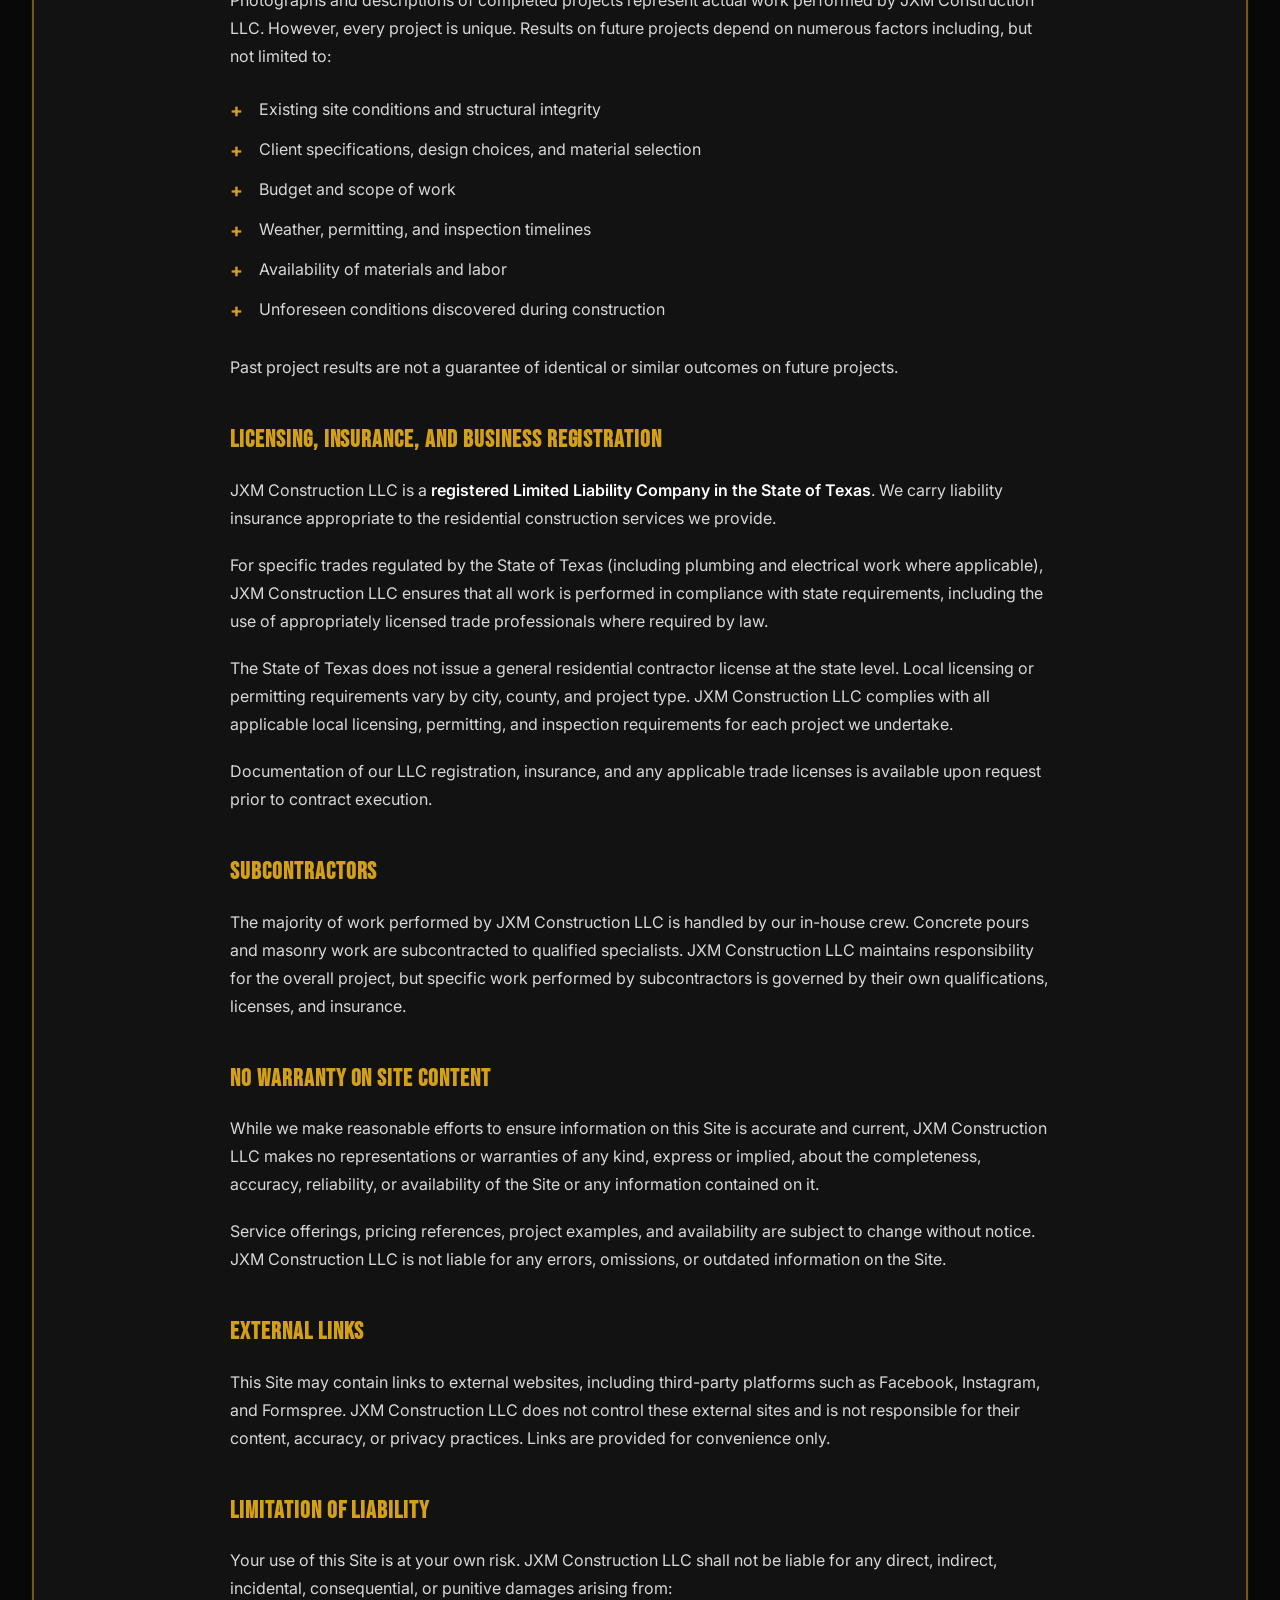
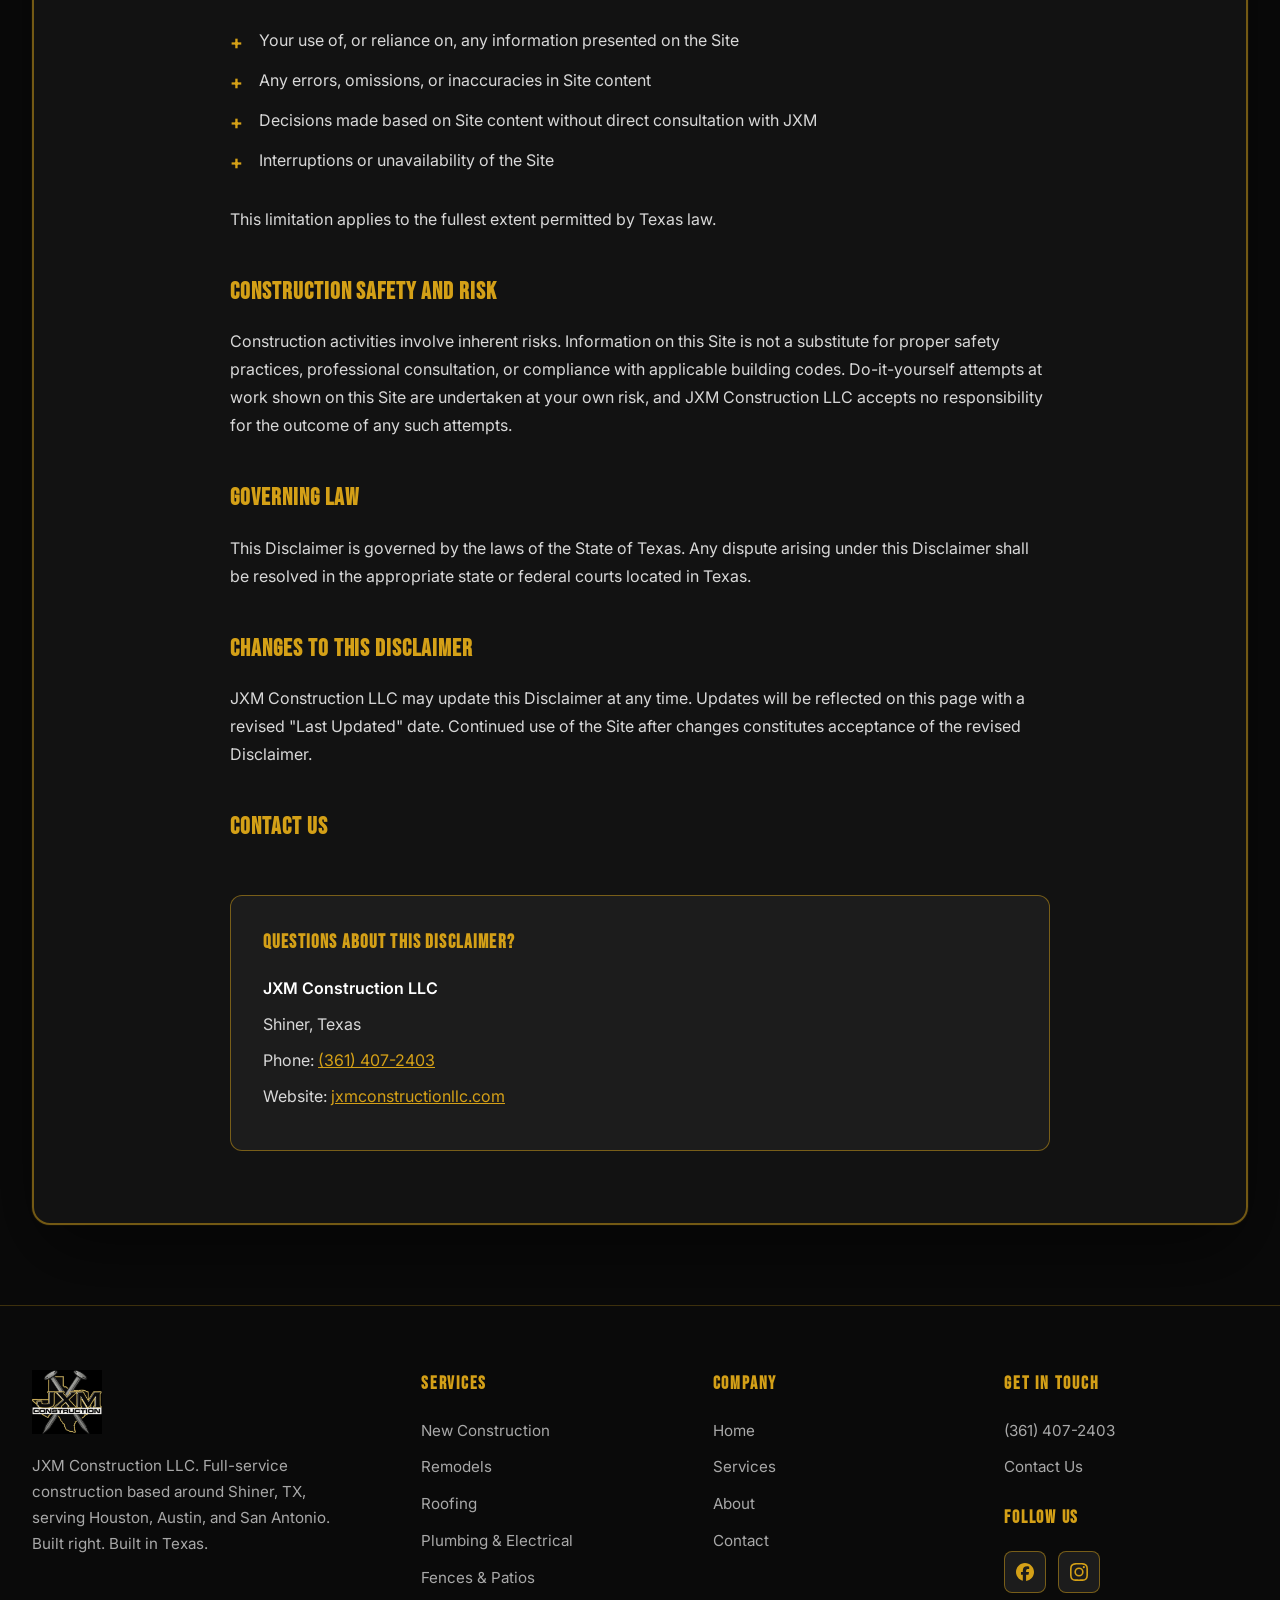
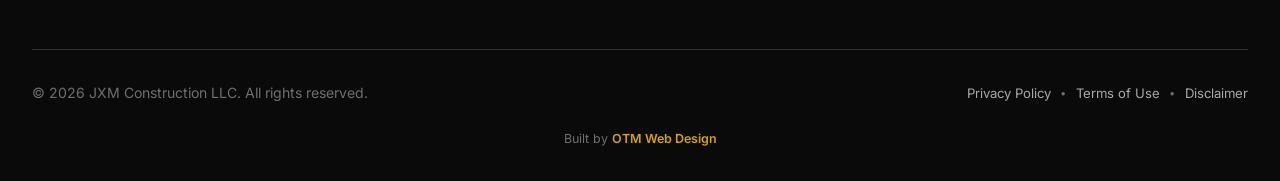
<file: disclaimer.html>
<!DOCTYPE html>
<html lang="en">
<head>
<meta charset="UTF-8" />
<meta name="viewport" content="width=device-width, initial-scale=1.0" />
<title>Disclaimer | JXM Construction LLC</title>
<meta name="description" content="Legal disclaimer for JXM Construction LLC. Information about licensing, insurance, project results, and the non-binding nature of website information." />
<meta name="robots" content="noindex, follow" />
<link rel="canonical" href="https://jxmconstructionllc.com/disclaimer.html" />

<!-- FAVICON / SITE ICON -->
<link rel="icon" href="/assets/favicon.ico" sizes="any">
<link rel="icon" type="image/png" sizes="96x96" href="/assets/favicon-96x96.png">
<link rel="apple-touch-icon" sizes="180x180" href="/assets/apple-touch-icon.png">
<link rel="manifest" href="/site.webmanifest">
<meta name="theme-color" content="#d4a017">

<link rel="preconnect" href="https://fonts.googleapis.com">
<link rel="preconnect" href="https://fonts.gstatic.com" crossorigin>
<link href="https://fonts.googleapis.com/css2?family=Bebas+Neue&family=Rajdhani:wght@400;500;600;700&family=Inter:wght@400;500;600;700&display=swap" rel="stylesheet">
<link rel="stylesheet" href="styles.css">
</head>
<body data-page="legal">

<!-- NAV -->
<nav class="site-nav">
  <div class="nav-inner">
    <a href="index.html" class="nav-logo">
      <img src="assets/logo.png" alt="JXM Construction LLC" />
    </a>
    <div class="nav-links" id="navLinks">
      <a href="index.html" data-nav="home">Home</a>
      <a href="services.html" data-nav="services">Services</a>
      <a href="about.html" data-nav="about">About</a>
      <a href="contact.html" data-nav="contact">Contact</a>
    </div>
    <button class="menu-toggle" id="menuToggle">☰</button>
  </div>
</nav>

<!-- HERO -->
<header class="hero hero-short hero-contact">
  <div class="hero-bg"></div>
  <div class="container hero-content">
    <div class="hero-eyebrow">Legal</div>
    <h1>Legal<span>Disclaimer.</span></h1>
    <p class="hero-sub">Important information about our services, licensing, and the limits of website content.</p>
  </div>
</header>

<!-- CONTENT -->
<section class="panel">
  <div class="container">
    <div class="panel-inner">
      <div class="legal-content">

        <div class="legal-meta">
          <span><strong>Effective Date:</strong> June 3, 2026</span>
          <span><strong>Last Updated:</strong> June 3, 2026</span>
        </div>

        <p>This Disclaimer governs the information presented on the JXM Construction LLC website at jxmconstructionllc.com (the "Site"). By using this Site, you acknowledge that you have read and understood this Disclaimer.</p>

        <h3>Informational Purposes Only</h3>
        <p>All content on this Site, including service descriptions, project examples, photo galleries, and general statements about our work, is provided for <strong>informational and marketing purposes only</strong>. Nothing on this Site is intended to constitute professional construction, engineering, architectural, legal, or financial advice.</p>

        <p>Information presented here should not be relied upon as a substitute for in-person consultation, written estimates, or formal contractual agreements.</p>

        <h3>Not a Binding Offer or Quote</h3>
        <p>Nothing on this Site, including service categories, project descriptions, or any informal pricing references, constitutes a binding bid, offer, estimate, or contract. All project terms are determined only through:</p>
        <ul>
          <li>Direct consultation with JXM Construction LLC</li>
          <li>On-site evaluation of the specific project</li>
          <li>A written, signed agreement between JXM and the client</li>
        </ul>
        <p>No contractual relationship exists between JXM Construction LLC and any visitor to this Site until a formal written agreement has been executed by both parties.</p>

        <h3>Project Results May Vary</h3>
        <p>Photographs and descriptions of completed projects represent actual work performed by JXM Construction LLC. However, every project is unique. Results on future projects depend on numerous factors including, but not limited to:</p>
        <ul>
          <li>Existing site conditions and structural integrity</li>
          <li>Client specifications, design choices, and material selection</li>
          <li>Budget and scope of work</li>
          <li>Weather, permitting, and inspection timelines</li>
          <li>Availability of materials and labor</li>
          <li>Unforeseen conditions discovered during construction</li>
        </ul>
        <p>Past project results are not a guarantee of identical or similar outcomes on future projects.</p>

        <h3>Licensing, Insurance, and Business Registration</h3>
        <p>JXM Construction LLC is a <strong>registered Limited Liability Company in the State of Texas</strong>. We carry liability insurance appropriate to the residential construction services we provide.</p>

        <p>For specific trades regulated by the State of Texas (including plumbing and electrical work where applicable), JXM Construction LLC ensures that all work is performed in compliance with state requirements, including the use of appropriately licensed trade professionals where required by law.</p>

        <p>The State of Texas does not issue a general residential contractor license at the state level. Local licensing or permitting requirements vary by city, county, and project type. JXM Construction LLC complies with all applicable local licensing, permitting, and inspection requirements for each project we undertake.</p>

        <p>Documentation of our LLC registration, insurance, and any applicable trade licenses is available upon request prior to contract execution.</p>

        <h3>Subcontractors</h3>
        <p>The majority of work performed by JXM Construction LLC is handled by our in-house crew. Concrete pours and masonry work are subcontracted to qualified specialists. JXM Construction LLC maintains responsibility for the overall project, but specific work performed by subcontractors is governed by their own qualifications, licenses, and insurance.</p>

        <h3>No Warranty on Site Content</h3>
        <p>While we make reasonable efforts to ensure information on this Site is accurate and current, JXM Construction LLC makes no representations or warranties of any kind, express or implied, about the completeness, accuracy, reliability, or availability of the Site or any information contained on it.</p>

        <p>Service offerings, pricing references, project examples, and availability are subject to change without notice. JXM Construction LLC is not liable for any errors, omissions, or outdated information on the Site.</p>

        <h3>External Links</h3>
        <p>This Site may contain links to external websites, including third-party platforms such as Facebook, Instagram, and Formspree. JXM Construction LLC does not control these external sites and is not responsible for their content, accuracy, or privacy practices. Links are provided for convenience only.</p>

        <h3>Limitation of Liability</h3>
        <p>Your use of this Site is at your own risk. JXM Construction LLC shall not be liable for any direct, indirect, incidental, consequential, or punitive damages arising from:</p>
        <ul>
          <li>Your use of, or reliance on, any information presented on the Site</li>
          <li>Any errors, omissions, or inaccuracies in Site content</li>
          <li>Decisions made based on Site content without direct consultation with JXM</li>
          <li>Interruptions or unavailability of the Site</li>
        </ul>
        <p>This limitation applies to the fullest extent permitted by Texas law.</p>

        <h3>Construction Safety and Risk</h3>
        <p>Construction activities involve inherent risks. Information on this Site is not a substitute for proper safety practices, professional consultation, or compliance with applicable building codes. Do-it-yourself attempts at work shown on this Site are undertaken at your own risk, and JXM Construction LLC accepts no responsibility for the outcome of any such attempts.</p>

        <h3>Governing Law</h3>
        <p>This Disclaimer is governed by the laws of the State of Texas. Any dispute arising under this Disclaimer shall be resolved in the appropriate state or federal courts located in Texas.</p>

        <h3>Changes to This Disclaimer</h3>
        <p>JXM Construction LLC may update this Disclaimer at any time. Updates will be reflected on this page with a revised "Last Updated" date. Continued use of the Site after changes constitutes acceptance of the revised Disclaimer.</p>

        <h3>Contact Us</h3>
        <div class="legal-contact-block">
          <h4>Questions About This Disclaimer?</h4>
          <p><strong>JXM Construction LLC</strong></p>
          <p>Shiner, Texas</p>
          <p>Phone: <a href="tel:3614072403">(361) 407-2403</a></p>
          <p>Website: <a href="https://jxmconstructionllc.com">jxmconstructionllc.com</a></p>
        </div>

      </div>
    </div>
  </div>
</section>

<!-- FOOTER -->
<footer>
  <div class="container">
    <div class="footer-grid">
      <div class="footer-brand">
        <img src="assets/logo.png" alt="JXM Construction LLC" />
        <p>JXM Construction LLC. Full-service construction based around Shiner, TX, serving Houston, Austin, and San Antonio. Built right. Built in Texas.</p>
      </div>
      <div class="footer-col">
        <h4>Services</h4>
        <ul>
          <li><a href="services.html">New Construction</a></li>
          <li><a href="services.html">Remodels</a></li>
          <li><a href="services.html">Roofing</a></li>
          <li><a href="services.html">Plumbing &amp; Electrical</a></li>
          <li><a href="services.html">Fences &amp; Patios</a></li>
        </ul>
      </div>
      <div class="footer-col">
        <h4>Company</h4>
        <ul>
          <li><a href="index.html">Home</a></li>
          <li><a href="services.html">Services</a></li>
          <li><a href="about.html">About</a></li>
          <li><a href="contact.html">Contact</a></li>
        </ul>
      </div>
      <div class="footer-col">
        <h4>Get In Touch</h4>
        <ul>
          <li><a href="tel:3614072403">(361) 407-2403</a></li>
          <li><a href="contact.html">Contact Us</a></li>
        </ul>
        <h4 style="margin-top: 1.5rem;">Follow Us</h4>
        <div class="footer-social">
          <a href="https://www.facebook.com/profile.php?id=61584589681228" target="_blank" rel="noopener" aria-label="Facebook">
            <svg viewBox="0 0 24 24" xmlns="http://www.w3.org/2000/svg"><path d="M9.101 23.691v-7.98H6.627v-3.667h2.474v-1.58c0-4.085 1.848-5.978 5.858-5.978.401 0 .955.042 1.468.103a8.68 8.68 0 0 1 1.141.195v3.325a8.623 8.623 0 0 0-.653-.036 26.805 26.805 0 0 0-.733-.009c-.707 0-1.259.096-1.675.309a1.686 1.686 0 0 0-.679.622c-.258.42-.374.995-.374 1.752v1.297h3.919l-.386 2.103-.287 1.564h-3.246v8.245C19.396 23.238 24 18.179 24 12.044c0-6.627-5.373-12-12-12s-12 5.373-12 12c0 5.628 3.874 10.35 9.101 11.647Z"/></svg>
          </a>
          <a href="https://www.instagram.com/jxm_construction_" target="_blank" rel="noopener" aria-label="Instagram">
            <svg viewBox="0 0 24 24" xmlns="http://www.w3.org/2000/svg"><path d="M12 2.163c3.204 0 3.584.012 4.85.07 3.252.148 4.771 1.691 4.919 4.919.058 1.265.069 1.645.069 4.849 0 3.205-.012 3.584-.069 4.849-.149 3.225-1.664 4.771-4.919 4.919-1.266.058-1.644.07-4.85.07-3.204 0-3.584-.012-4.849-.07-3.26-.149-4.771-1.699-4.919-4.92-.058-1.265-.07-1.644-.07-4.849 0-3.204.013-3.583.07-4.849.149-3.227 1.664-4.771 4.919-4.919 1.266-.057 1.645-.069 4.849-.069zM12 0C8.741 0 8.333.014 7.053.072 2.695.272.273 2.69.073 7.052.014 8.333 0 8.741 0 12c0 3.259.014 3.668.072 4.948.2 4.358 2.618 6.78 6.98 6.98C8.333 23.986 8.741 24 12 24c3.259 0 3.668-.014 4.948-.072 4.354-.2 6.782-2.618 6.979-6.98.059-1.28.073-1.689.073-4.948 0-3.259-.014-3.667-.072-4.947-.196-4.354-2.617-6.78-6.979-6.98C15.668.014 15.259 0 12 0zm0 5.838a6.162 6.162 0 1 0 0 12.324 6.162 6.162 0 0 0 0-12.324zM12 16a4 4 0 1 1 0-8 4 4 0 0 1 0 8zm6.406-11.845a1.44 1.44 0 1 0 0 2.881 1.44 1.44 0 0 0 0-2.881z"/></svg>
          </a>
        </div>
      </div>
    </div>
    <div class="footer-bottom">
      <div>© <span id="year"></span> JXM Construction LLC. All rights reserved.</div>
      <div class="footer-legal-links">
        <a href="privacy.html">Privacy Policy</a>
        <span class="footer-legal-sep">•</span>
        <a href="terms.html">Terms of Use</a>
        <span class="footer-legal-sep">•</span>
        <a href="disclaimer.html">Disclaimer</a>
      </div>
      <div class="footer-credit">Built by <a href="https://otm-designs.com" target="_blank" rel="noopener">OTM Web Design</a></div>
    </div>
  </div>
</footer>

<!-- LANGUAGE TOGGLE -->
<button id="langToggle" class="lang-toggle" aria-label="Toggle language">
  <span class="lang-toggle-icon">🌐</span>
  <span class="lang-toggle-label">¿Habla Español?</span>
</button>

<script src="script.js"></script>
</body>
</html>
</file>
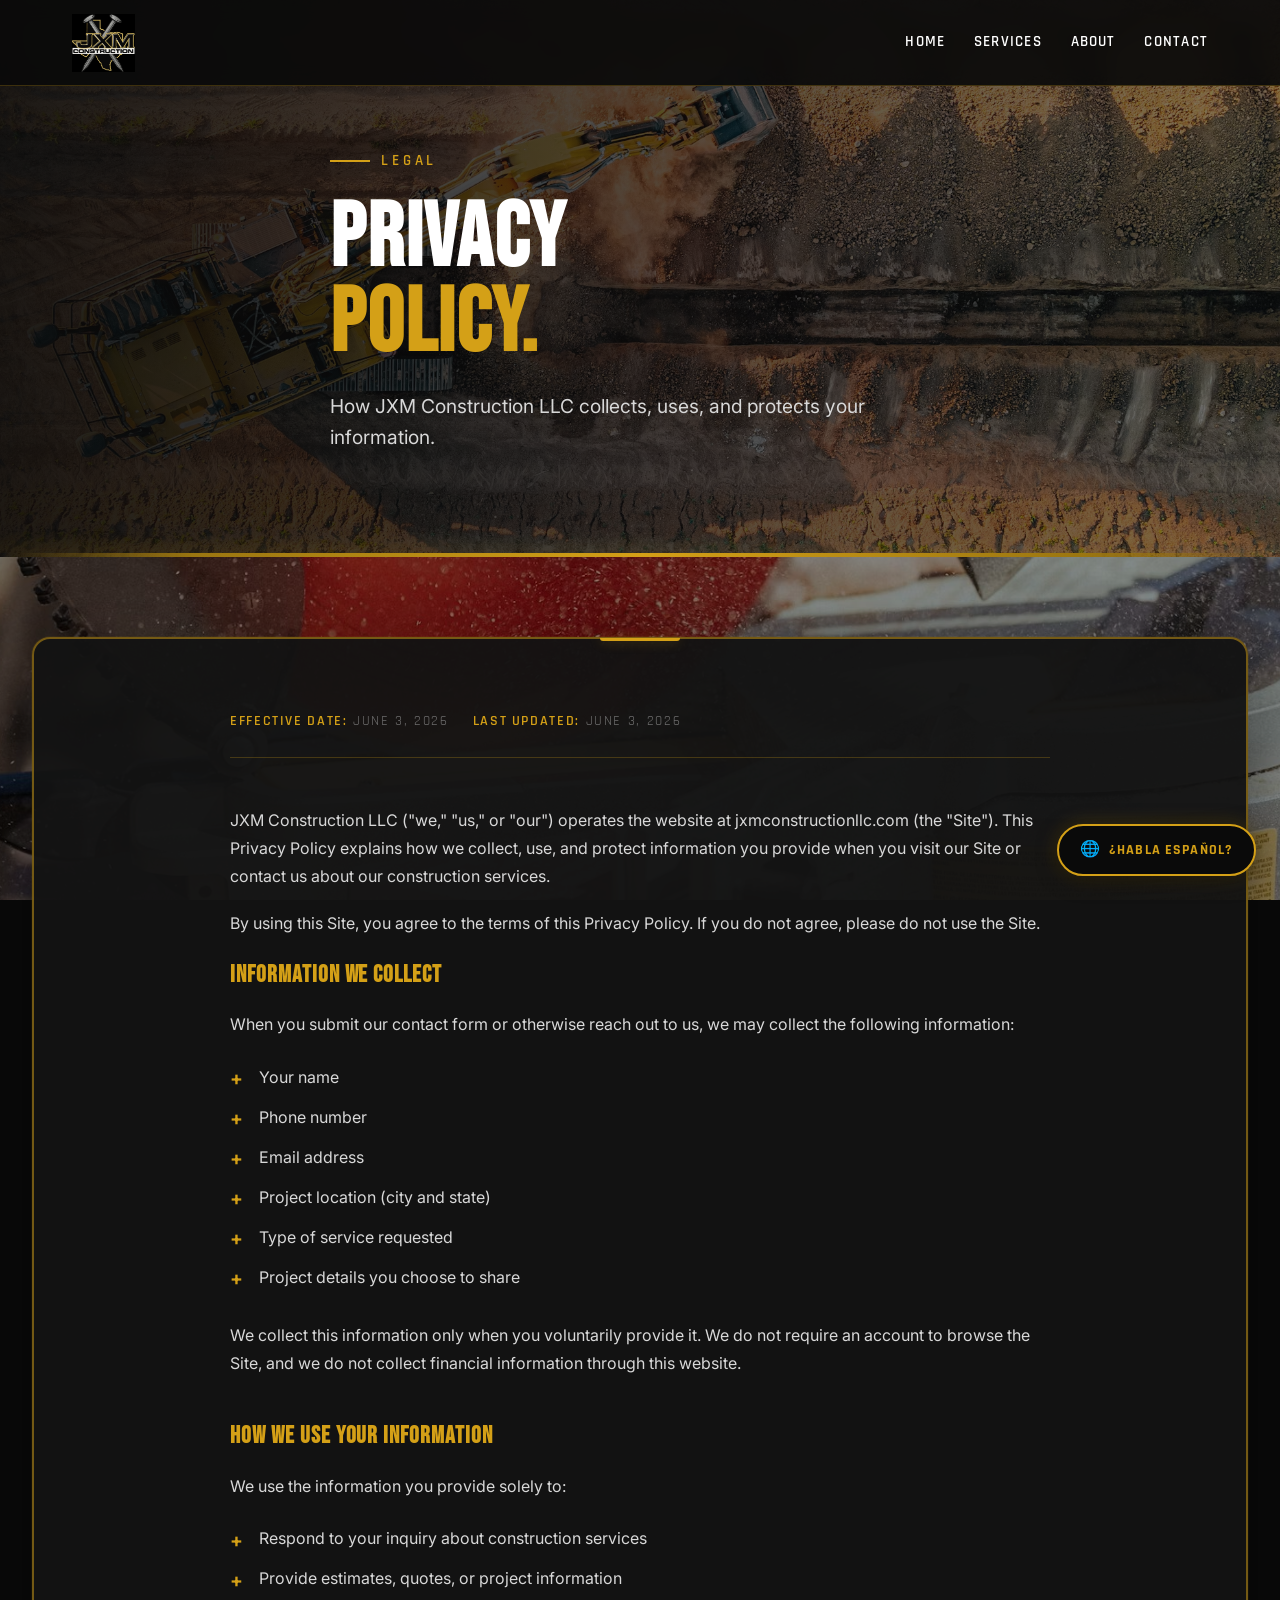
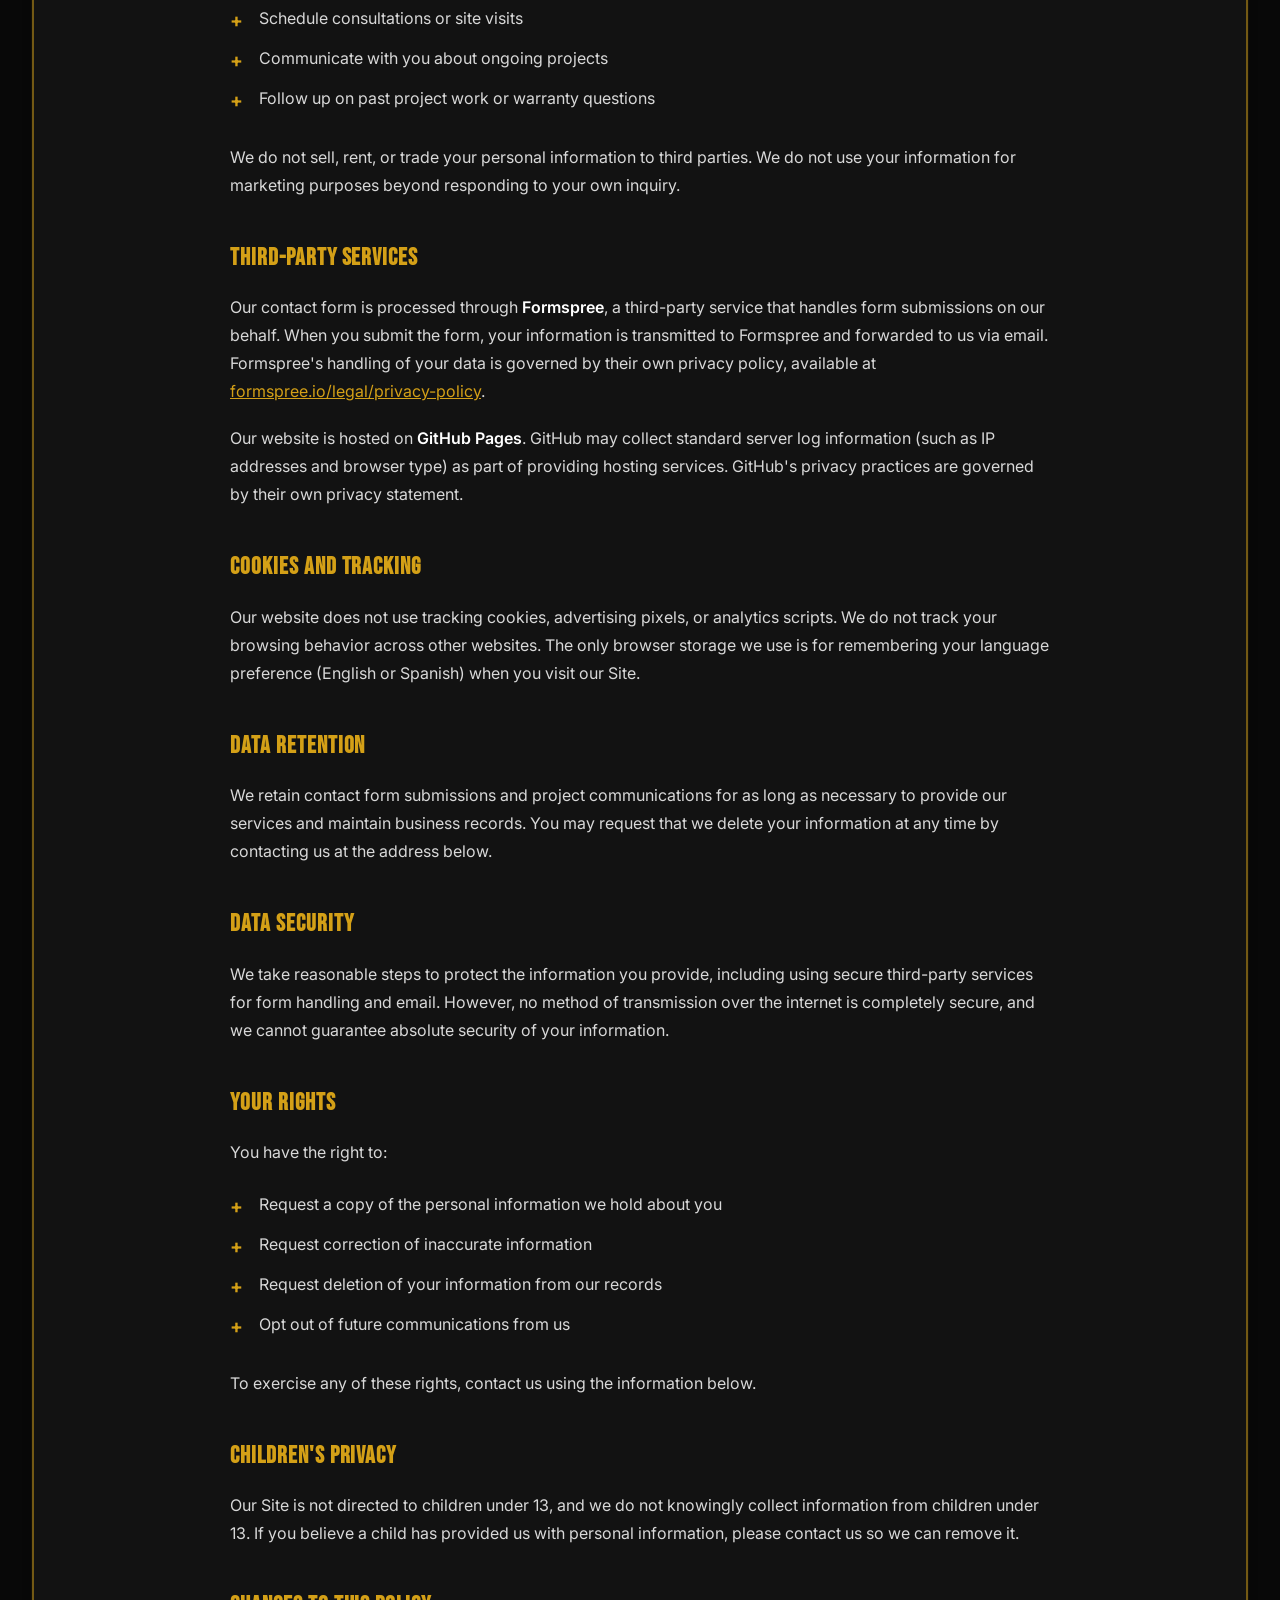
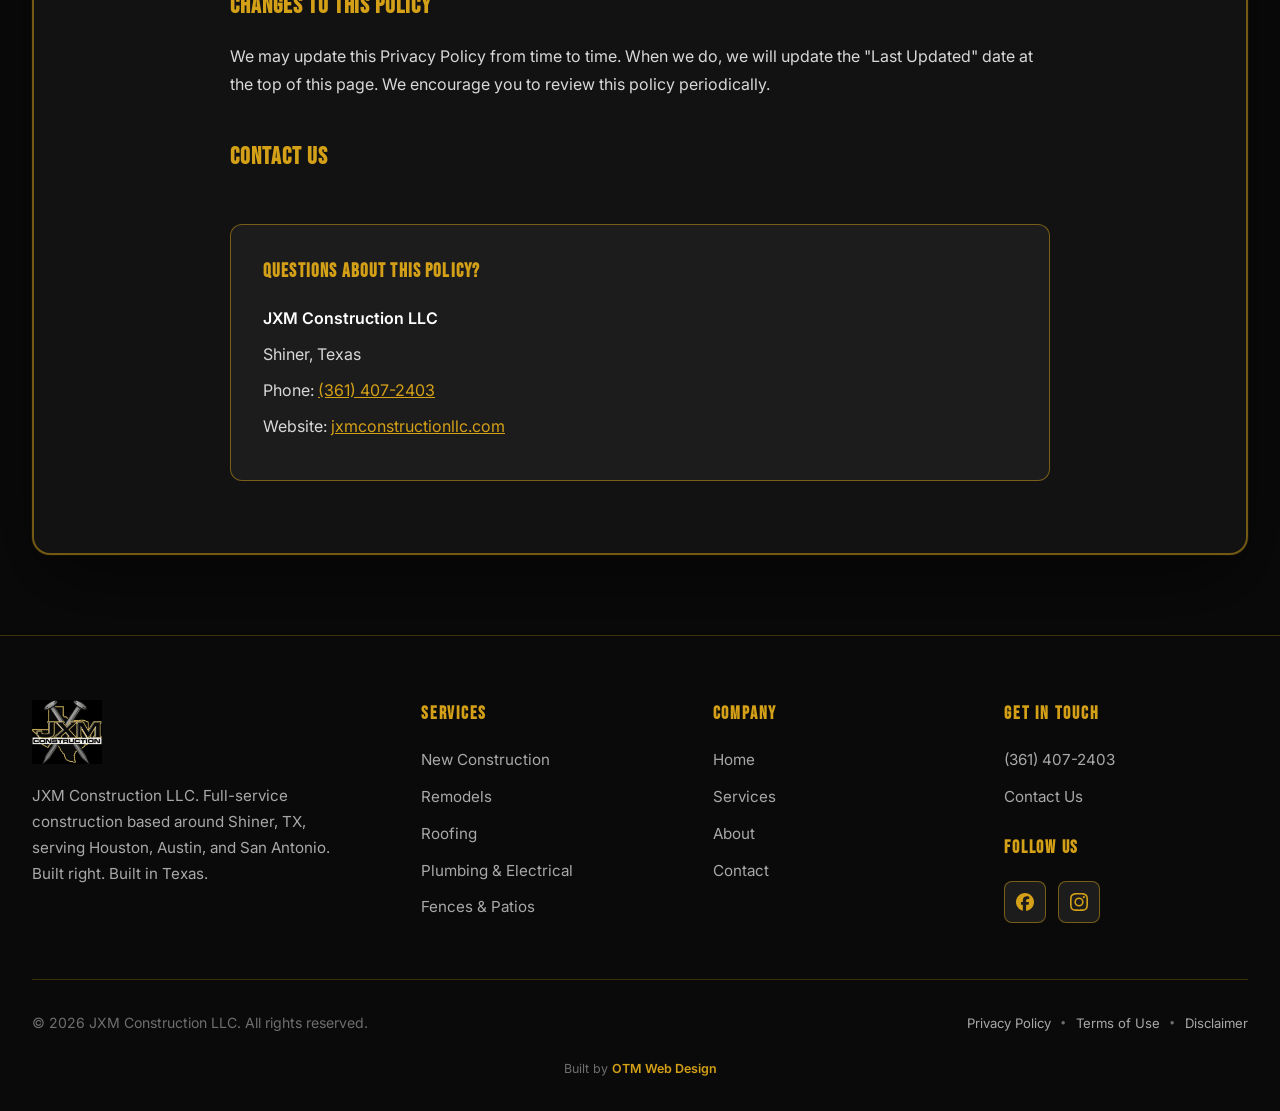
<file: privacy.html>
<!DOCTYPE html>
<html lang="en">
<head>
<meta charset="UTF-8" />
<meta name="viewport" content="width=device-width, initial-scale=1.0" />
<title>Privacy Policy | JXM Construction LLC</title>
<meta name="description" content="Privacy policy for JXM Construction LLC. How we collect, use, and protect customer information submitted through our website and contact forms." />
<meta name="robots" content="noindex, follow" />
<link rel="canonical" href="https://jxmconstructionllc.com/privacy.html" />

<!-- FAVICON / SITE ICON -->
<link rel="icon" href="/assets/favicon.ico" sizes="any">
<link rel="icon" type="image/png" sizes="96x96" href="/assets/favicon-96x96.png">
<link rel="apple-touch-icon" sizes="180x180" href="/assets/apple-touch-icon.png">
<link rel="manifest" href="/site.webmanifest">
<meta name="theme-color" content="#d4a017">

<link rel="preconnect" href="https://fonts.googleapis.com">
<link rel="preconnect" href="https://fonts.gstatic.com" crossorigin>
<link href="https://fonts.googleapis.com/css2?family=Bebas+Neue&family=Rajdhani:wght@400;500;600;700&family=Inter:wght@400;500;600;700&display=swap" rel="stylesheet">
<link rel="stylesheet" href="styles.css">
</head>
<body data-page="legal">

<!-- NAV -->
<nav class="site-nav">
  <div class="nav-inner">
    <a href="index.html" class="nav-logo">
      <img src="assets/logo.png" alt="JXM Construction LLC" />
    </a>
    <div class="nav-links" id="navLinks">
      <a href="index.html" data-nav="home">Home</a>
      <a href="services.html" data-nav="services">Services</a>
      <a href="about.html" data-nav="about">About</a>
      <a href="contact.html" data-nav="contact">Contact</a>
    </div>
    <button class="menu-toggle" id="menuToggle">☰</button>
  </div>
</nav>

<!-- HERO -->
<header class="hero hero-short hero-contact">
  <div class="hero-bg"></div>
  <div class="container hero-content">
    <div class="hero-eyebrow">Legal</div>
    <h1>Privacy<span>Policy.</span></h1>
    <p class="hero-sub">How JXM Construction LLC collects, uses, and protects your information.</p>
  </div>
</header>

<!-- CONTENT -->
<section class="panel">
  <div class="container">
    <div class="panel-inner">
      <div class="legal-content">

        <div class="legal-meta">
          <span><strong>Effective Date:</strong> June 3, 2026</span>
          <span><strong>Last Updated:</strong> June 3, 2026</span>
        </div>

        <p>JXM Construction LLC ("we," "us," or "our") operates the website at jxmconstructionllc.com (the "Site"). This Privacy Policy explains how we collect, use, and protect information you provide when you visit our Site or contact us about our construction services.</p>

        <p>By using this Site, you agree to the terms of this Privacy Policy. If you do not agree, please do not use the Site.</p>

        <h3>Information We Collect</h3>
        <p>When you submit our contact form or otherwise reach out to us, we may collect the following information:</p>
        <ul>
          <li>Your name</li>
          <li>Phone number</li>
          <li>Email address</li>
          <li>Project location (city and state)</li>
          <li>Type of service requested</li>
          <li>Project details you choose to share</li>
        </ul>
        <p>We collect this information only when you voluntarily provide it. We do not require an account to browse the Site, and we do not collect financial information through this website.</p>

        <h3>How We Use Your Information</h3>
        <p>We use the information you provide solely to:</p>
        <ul>
          <li>Respond to your inquiry about construction services</li>
          <li>Provide estimates, quotes, or project information</li>
          <li>Schedule consultations or site visits</li>
          <li>Communicate with you about ongoing projects</li>
          <li>Follow up on past project work or warranty questions</li>
        </ul>
        <p>We do not sell, rent, or trade your personal information to third parties. We do not use your information for marketing purposes beyond responding to your own inquiry.</p>

        <h3>Third-Party Services</h3>
        <p>Our contact form is processed through <strong>Formspree</strong>, a third-party service that handles form submissions on our behalf. When you submit the form, your information is transmitted to Formspree and forwarded to us via email. Formspree's handling of your data is governed by their own privacy policy, available at <a href="https://formspree.io/legal/privacy-policy/" target="_blank" rel="noopener">formspree.io/legal/privacy-policy</a>.</p>

        <p>Our website is hosted on <strong>GitHub Pages</strong>. GitHub may collect standard server log information (such as IP addresses and browser type) as part of providing hosting services. GitHub's privacy practices are governed by their own privacy statement.</p>

        <h3>Cookies and Tracking</h3>
        <p>Our website does not use tracking cookies, advertising pixels, or analytics scripts. We do not track your browsing behavior across other websites. The only browser storage we use is for remembering your language preference (English or Spanish) when you visit our Site.</p>

        <h3>Data Retention</h3>
        <p>We retain contact form submissions and project communications for as long as necessary to provide our services and maintain business records. You may request that we delete your information at any time by contacting us at the address below.</p>

        <h3>Data Security</h3>
        <p>We take reasonable steps to protect the information you provide, including using secure third-party services for form handling and email. However, no method of transmission over the internet is completely secure, and we cannot guarantee absolute security of your information.</p>

        <h3>Your Rights</h3>
        <p>You have the right to:</p>
        <ul>
          <li>Request a copy of the personal information we hold about you</li>
          <li>Request correction of inaccurate information</li>
          <li>Request deletion of your information from our records</li>
          <li>Opt out of future communications from us</li>
        </ul>
        <p>To exercise any of these rights, contact us using the information below.</p>

        <h3>Children's Privacy</h3>
        <p>Our Site is not directed to children under 13, and we do not knowingly collect information from children under 13. If you believe a child has provided us with personal information, please contact us so we can remove it.</p>

        <h3>Changes to This Policy</h3>
        <p>We may update this Privacy Policy from time to time. When we do, we will update the "Last Updated" date at the top of this page. We encourage you to review this policy periodically.</p>

        <h3>Contact Us</h3>
        <div class="legal-contact-block">
          <h4>Questions About This Policy?</h4>
          <p><strong>JXM Construction LLC</strong></p>
          <p>Shiner, Texas</p>
          <p>Phone: <a href="tel:3614072403">(361) 407-2403</a></p>
          <p>Website: <a href="https://jxmconstructionllc.com">jxmconstructionllc.com</a></p>
        </div>

      </div>
    </div>
  </div>
</section>

<!-- FOOTER -->
<footer>
  <div class="container">
    <div class="footer-grid">
      <div class="footer-brand">
        <img src="assets/logo.png" alt="JXM Construction LLC" />
        <p>JXM Construction LLC. Full-service construction based around Shiner, TX, serving Houston, Austin, and San Antonio. Built right. Built in Texas.</p>
      </div>
      <div class="footer-col">
        <h4>Services</h4>
        <ul>
          <li><a href="services.html">New Construction</a></li>
          <li><a href="services.html">Remodels</a></li>
          <li><a href="services.html">Roofing</a></li>
          <li><a href="services.html">Plumbing &amp; Electrical</a></li>
          <li><a href="services.html">Fences &amp; Patios</a></li>
        </ul>
      </div>
      <div class="footer-col">
        <h4>Company</h4>
        <ul>
          <li><a href="index.html">Home</a></li>
          <li><a href="services.html">Services</a></li>
          <li><a href="about.html">About</a></li>
          <li><a href="contact.html">Contact</a></li>
        </ul>
      </div>
      <div class="footer-col">
        <h4>Get In Touch</h4>
        <ul>
          <li><a href="tel:3614072403">(361) 407-2403</a></li>
          <li><a href="contact.html">Contact Us</a></li>
        </ul>
        <h4 style="margin-top: 1.5rem;">Follow Us</h4>
        <div class="footer-social">
          <a href="https://www.facebook.com/profile.php?id=61584589681228" target="_blank" rel="noopener" aria-label="Facebook">
            <svg viewBox="0 0 24 24" xmlns="http://www.w3.org/2000/svg"><path d="M9.101 23.691v-7.98H6.627v-3.667h2.474v-1.58c0-4.085 1.848-5.978 5.858-5.978.401 0 .955.042 1.468.103a8.68 8.68 0 0 1 1.141.195v3.325a8.623 8.623 0 0 0-.653-.036 26.805 26.805 0 0 0-.733-.009c-.707 0-1.259.096-1.675.309a1.686 1.686 0 0 0-.679.622c-.258.42-.374.995-.374 1.752v1.297h3.919l-.386 2.103-.287 1.564h-3.246v8.245C19.396 23.238 24 18.179 24 12.044c0-6.627-5.373-12-12-12s-12 5.373-12 12c0 5.628 3.874 10.35 9.101 11.647Z"/></svg>
          </a>
          <a href="https://www.instagram.com/jxm_construction_" target="_blank" rel="noopener" aria-label="Instagram">
            <svg viewBox="0 0 24 24" xmlns="http://www.w3.org/2000/svg"><path d="M12 2.163c3.204 0 3.584.012 4.85.07 3.252.148 4.771 1.691 4.919 4.919.058 1.265.069 1.645.069 4.849 0 3.205-.012 3.584-.069 4.849-.149 3.225-1.664 4.771-4.919 4.919-1.266.058-1.644.07-4.85.07-3.204 0-3.584-.012-4.849-.07-3.26-.149-4.771-1.699-4.919-4.92-.058-1.265-.07-1.644-.07-4.849 0-3.204.013-3.583.07-4.849.149-3.227 1.664-4.771 4.919-4.919 1.266-.057 1.645-.069 4.849-.069zM12 0C8.741 0 8.333.014 7.053.072 2.695.272.273 2.69.073 7.052.014 8.333 0 8.741 0 12c0 3.259.014 3.668.072 4.948.2 4.358 2.618 6.78 6.98 6.98C8.333 23.986 8.741 24 12 24c3.259 0 3.668-.014 4.948-.072 4.354-.2 6.782-2.618 6.979-6.98.059-1.28.073-1.689.073-4.948 0-3.259-.014-3.667-.072-4.947-.196-4.354-2.617-6.78-6.979-6.98C15.668.014 15.259 0 12 0zm0 5.838a6.162 6.162 0 1 0 0 12.324 6.162 6.162 0 0 0 0-12.324zM12 16a4 4 0 1 1 0-8 4 4 0 0 1 0 8zm6.406-11.845a1.44 1.44 0 1 0 0 2.881 1.44 1.44 0 0 0 0-2.881z"/></svg>
          </a>
        </div>
      </div>
    </div>
    <div class="footer-bottom">
      <div>© <span id="year"></span> JXM Construction LLC. All rights reserved.</div>
      <div class="footer-legal-links">
        <a href="privacy.html">Privacy Policy</a>
        <span class="footer-legal-sep">•</span>
        <a href="terms.html">Terms of Use</a>
        <span class="footer-legal-sep">•</span>
        <a href="disclaimer.html">Disclaimer</a>
      </div>
      <div class="footer-credit">Built by <a href="https://otm-designs.com" target="_blank" rel="noopener">OTM Web Design</a></div>
    </div>
  </div>
</footer>

<!-- LANGUAGE TOGGLE -->
<button id="langToggle" class="lang-toggle" aria-label="Toggle language">
  <span class="lang-toggle-icon">🌐</span>
  <span class="lang-toggle-label">¿Habla Español?</span>
</button>

<script src="script.js"></script>
</body>
</html>
</file>
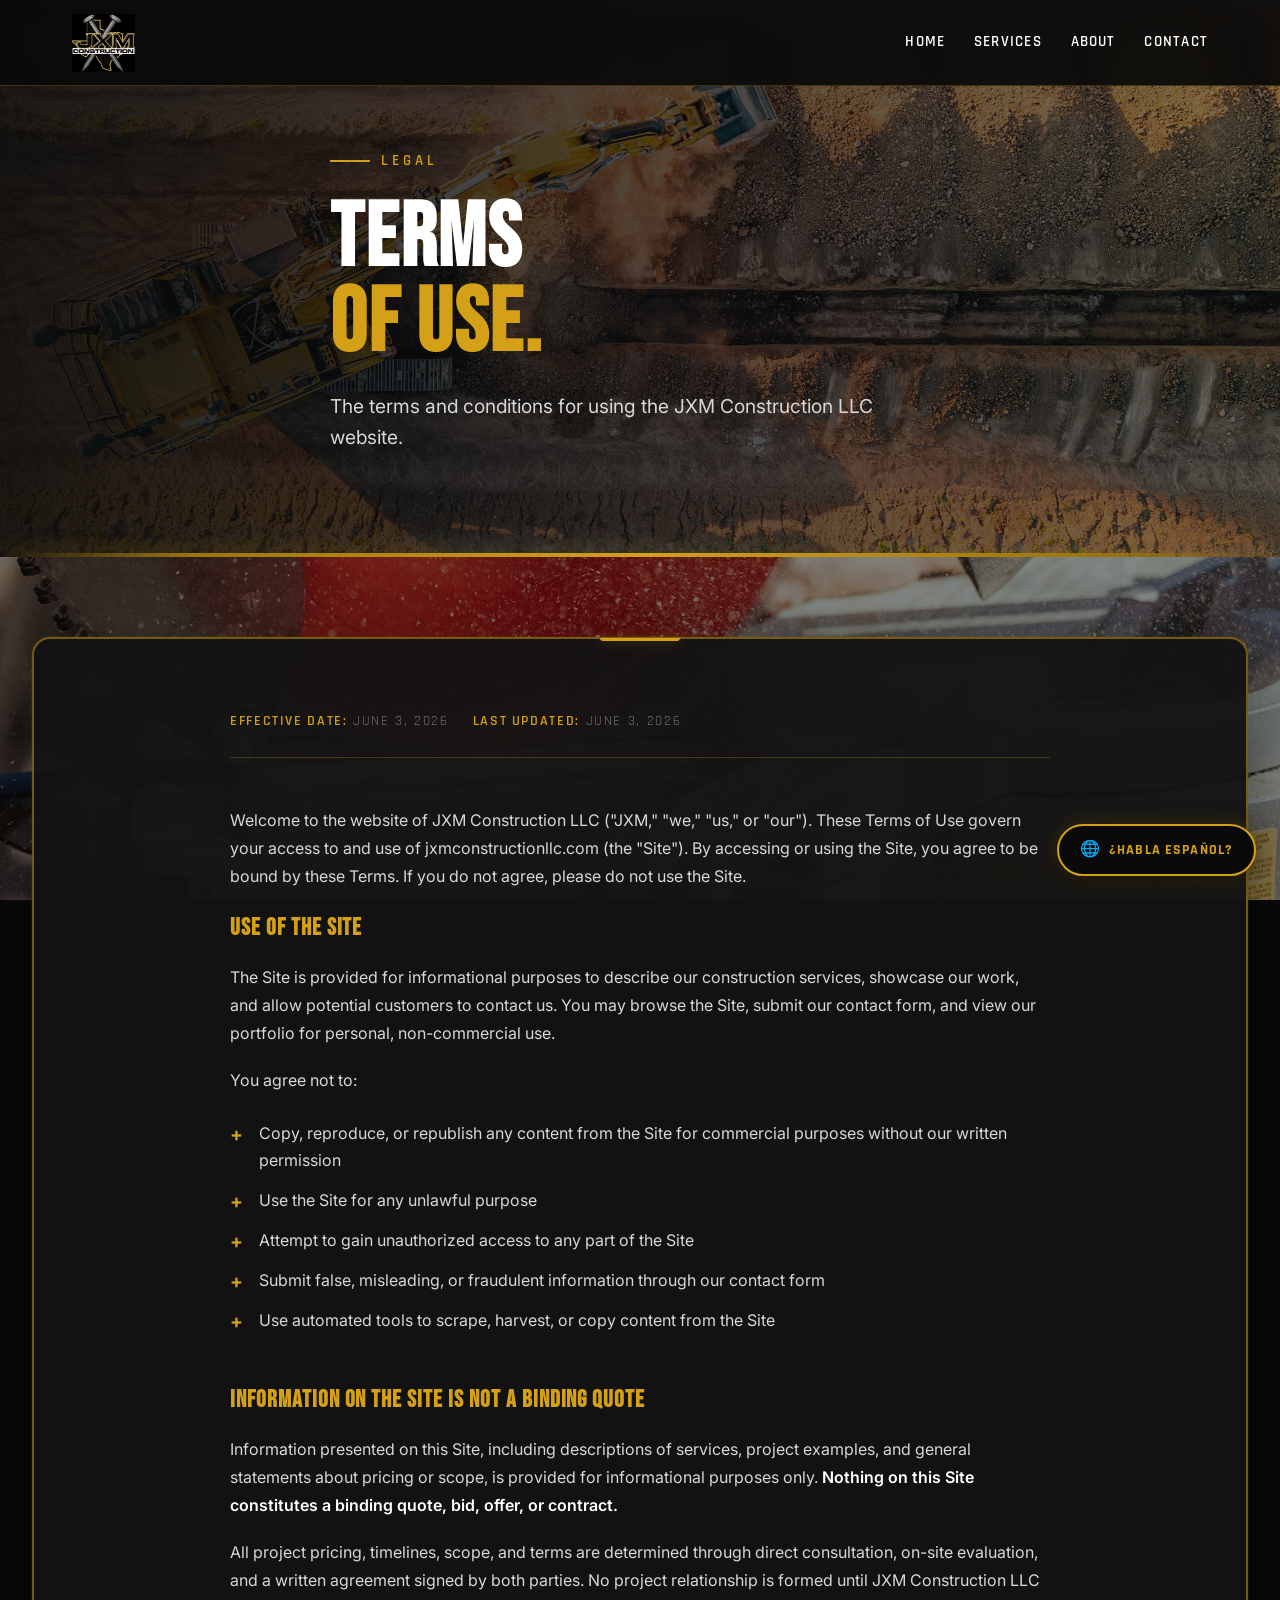
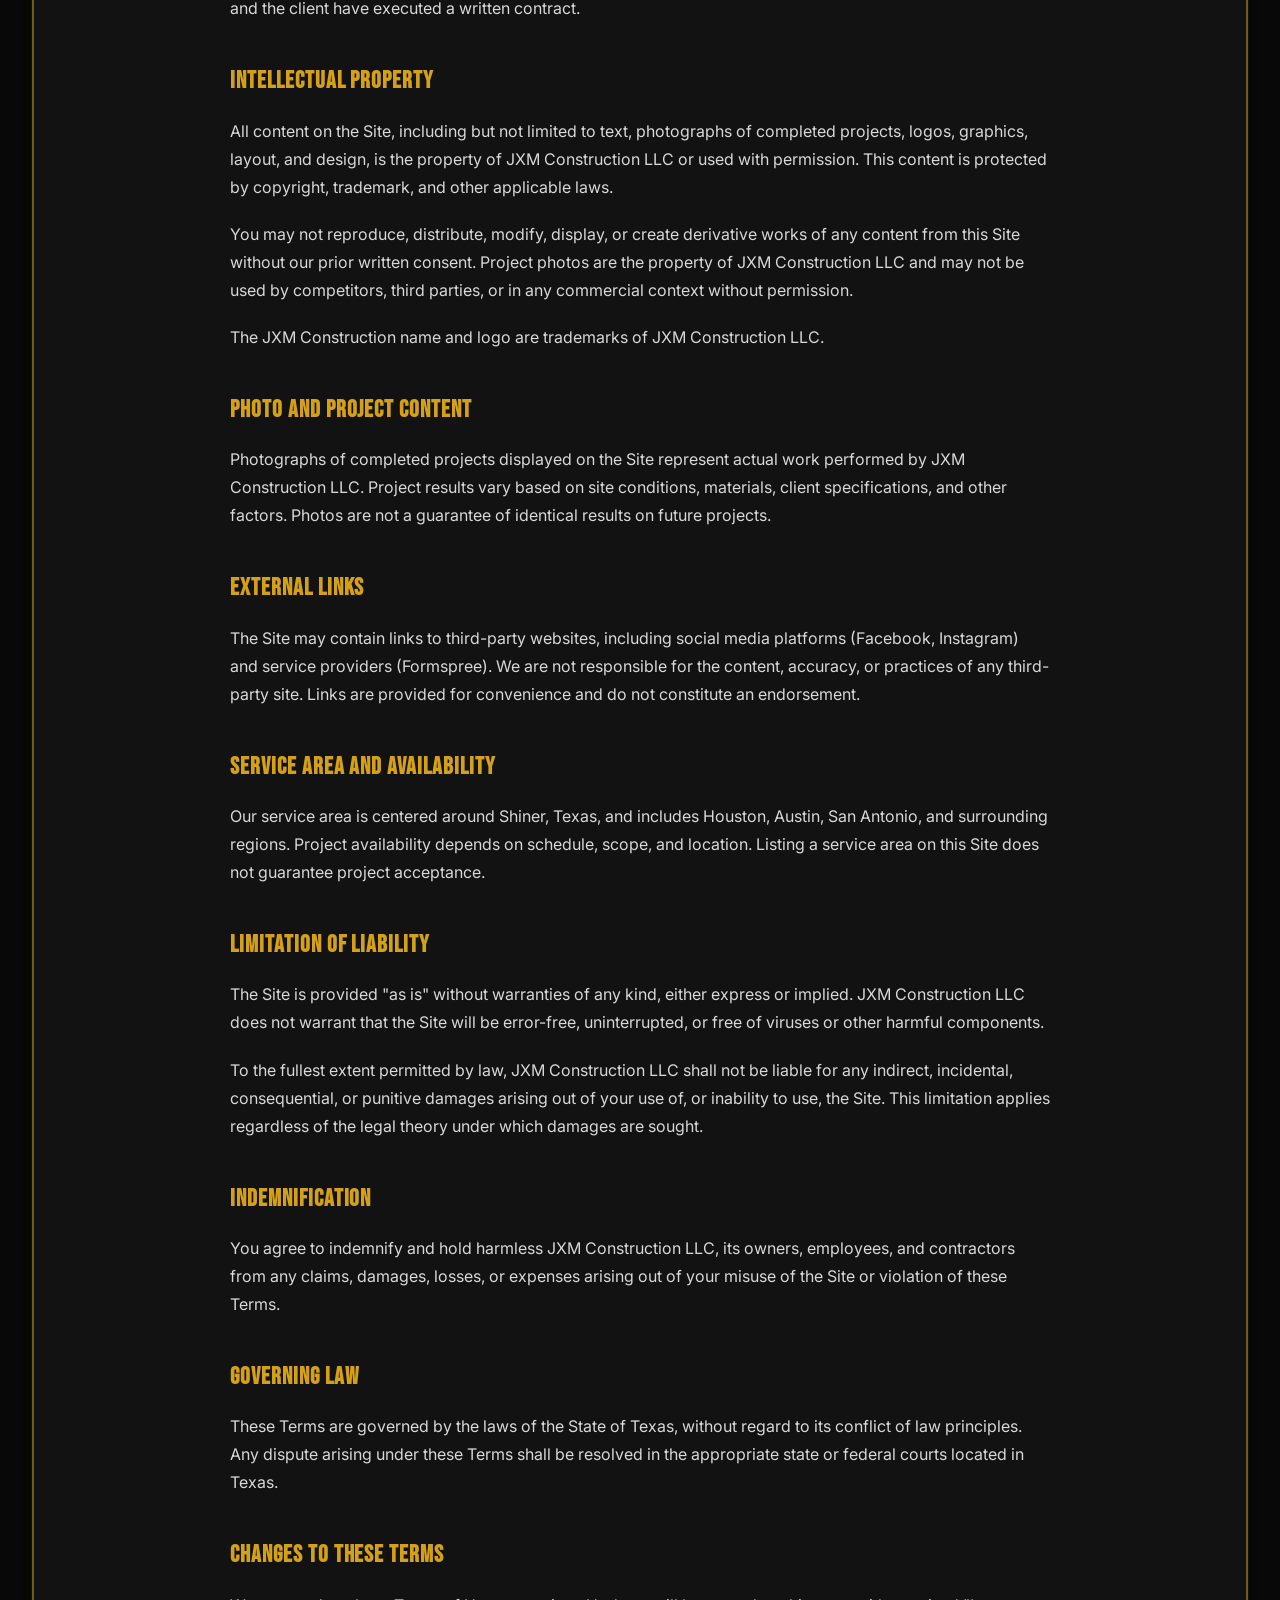
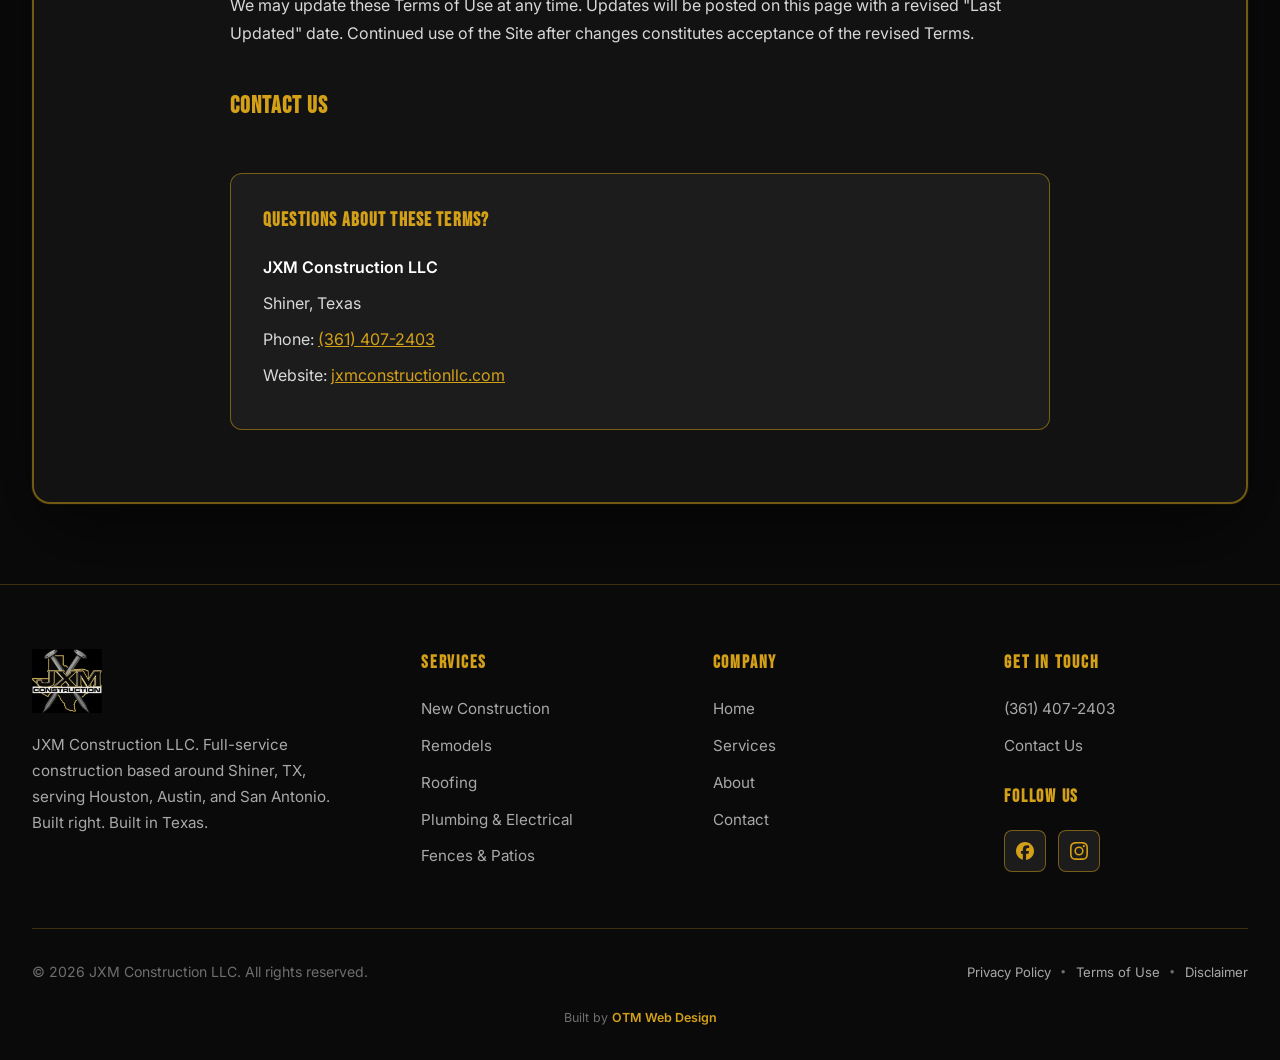
<file: terms.html>
<!DOCTYPE html>
<html lang="en">
<head>
<meta charset="UTF-8" />
<meta name="viewport" content="width=device-width, initial-scale=1.0" />
<title>Terms of Use | JXM Construction LLC</title>
<meta name="description" content="Terms of use for JXM Construction LLC website. Information about content use, intellectual property, and the binding nature of website information." />
<meta name="robots" content="noindex, follow" />
<link rel="canonical" href="https://jxmconstructionllc.com/terms.html" />

<!-- FAVICON / SITE ICON -->
<link rel="icon" href="/assets/favicon.ico" sizes="any">
<link rel="icon" type="image/png" sizes="96x96" href="/assets/favicon-96x96.png">
<link rel="apple-touch-icon" sizes="180x180" href="/assets/apple-touch-icon.png">
<link rel="manifest" href="/site.webmanifest">
<meta name="theme-color" content="#d4a017">

<link rel="preconnect" href="https://fonts.googleapis.com">
<link rel="preconnect" href="https://fonts.gstatic.com" crossorigin>
<link href="https://fonts.googleapis.com/css2?family=Bebas+Neue&family=Rajdhani:wght@400;500;600;700&family=Inter:wght@400;500;600;700&display=swap" rel="stylesheet">
<link rel="stylesheet" href="styles.css">
</head>
<body data-page="legal">

<!-- NAV -->
<nav class="site-nav">
  <div class="nav-inner">
    <a href="index.html" class="nav-logo">
      <img src="assets/logo.png" alt="JXM Construction LLC" />
    </a>
    <div class="nav-links" id="navLinks">
      <a href="index.html" data-nav="home">Home</a>
      <a href="services.html" data-nav="services">Services</a>
      <a href="about.html" data-nav="about">About</a>
      <a href="contact.html" data-nav="contact">Contact</a>
    </div>
    <button class="menu-toggle" id="menuToggle">☰</button>
  </div>
</nav>

<!-- HERO -->
<header class="hero hero-short hero-contact">
  <div class="hero-bg"></div>
  <div class="container hero-content">
    <div class="hero-eyebrow">Legal</div>
    <h1>Terms<span>Of Use.</span></h1>
    <p class="hero-sub">The terms and conditions for using the JXM Construction LLC website.</p>
  </div>
</header>

<!-- CONTENT -->
<section class="panel">
  <div class="container">
    <div class="panel-inner">
      <div class="legal-content">

        <div class="legal-meta">
          <span><strong>Effective Date:</strong> June 3, 2026</span>
          <span><strong>Last Updated:</strong> June 3, 2026</span>
        </div>

        <p>Welcome to the website of JXM Construction LLC ("JXM," "we," "us," or "our"). These Terms of Use govern your access to and use of jxmconstructionllc.com (the "Site"). By accessing or using the Site, you agree to be bound by these Terms. If you do not agree, please do not use the Site.</p>

        <h3>Use of the Site</h3>
        <p>The Site is provided for informational purposes to describe our construction services, showcase our work, and allow potential customers to contact us. You may browse the Site, submit our contact form, and view our portfolio for personal, non-commercial use.</p>

        <p>You agree not to:</p>
        <ul>
          <li>Copy, reproduce, or republish any content from the Site for commercial purposes without our written permission</li>
          <li>Use the Site for any unlawful purpose</li>
          <li>Attempt to gain unauthorized access to any part of the Site</li>
          <li>Submit false, misleading, or fraudulent information through our contact form</li>
          <li>Use automated tools to scrape, harvest, or copy content from the Site</li>
        </ul>

        <h3>Information on the Site is Not a Binding Quote</h3>
        <p>Information presented on this Site, including descriptions of services, project examples, and general statements about pricing or scope, is provided for informational purposes only. <strong>Nothing on this Site constitutes a binding quote, bid, offer, or contract.</strong></p>

        <p>All project pricing, timelines, scope, and terms are determined through direct consultation, on-site evaluation, and a written agreement signed by both parties. No project relationship is formed until JXM Construction LLC and the client have executed a written contract.</p>

        <h3>Intellectual Property</h3>
        <p>All content on the Site, including but not limited to text, photographs of completed projects, logos, graphics, layout, and design, is the property of JXM Construction LLC or used with permission. This content is protected by copyright, trademark, and other applicable laws.</p>

        <p>You may not reproduce, distribute, modify, display, or create derivative works of any content from this Site without our prior written consent. Project photos are the property of JXM Construction LLC and may not be used by competitors, third parties, or in any commercial context without permission.</p>

        <p>The JXM Construction name and logo are trademarks of JXM Construction LLC.</p>

        <h3>Photo and Project Content</h3>
        <p>Photographs of completed projects displayed on the Site represent actual work performed by JXM Construction LLC. Project results vary based on site conditions, materials, client specifications, and other factors. Photos are not a guarantee of identical results on future projects.</p>

        <h3>External Links</h3>
        <p>The Site may contain links to third-party websites, including social media platforms (Facebook, Instagram) and service providers (Formspree). We are not responsible for the content, accuracy, or practices of any third-party site. Links are provided for convenience and do not constitute an endorsement.</p>

        <h3>Service Area and Availability</h3>
        <p>Our service area is centered around Shiner, Texas, and includes Houston, Austin, San Antonio, and surrounding regions. Project availability depends on schedule, scope, and location. Listing a service area on this Site does not guarantee project acceptance.</p>

        <h3>Limitation of Liability</h3>
        <p>The Site is provided "as is" without warranties of any kind, either express or implied. JXM Construction LLC does not warrant that the Site will be error-free, uninterrupted, or free of viruses or other harmful components.</p>

        <p>To the fullest extent permitted by law, JXM Construction LLC shall not be liable for any indirect, incidental, consequential, or punitive damages arising out of your use of, or inability to use, the Site. This limitation applies regardless of the legal theory under which damages are sought.</p>

        <h3>Indemnification</h3>
        <p>You agree to indemnify and hold harmless JXM Construction LLC, its owners, employees, and contractors from any claims, damages, losses, or expenses arising out of your misuse of the Site or violation of these Terms.</p>

        <h3>Governing Law</h3>
        <p>These Terms are governed by the laws of the State of Texas, without regard to its conflict of law principles. Any dispute arising under these Terms shall be resolved in the appropriate state or federal courts located in Texas.</p>

        <h3>Changes to These Terms</h3>
        <p>We may update these Terms of Use at any time. Updates will be posted on this page with a revised "Last Updated" date. Continued use of the Site after changes constitutes acceptance of the revised Terms.</p>

        <h3>Contact Us</h3>
        <div class="legal-contact-block">
          <h4>Questions About These Terms?</h4>
          <p><strong>JXM Construction LLC</strong></p>
          <p>Shiner, Texas</p>
          <p>Phone: <a href="tel:3614072403">(361) 407-2403</a></p>
          <p>Website: <a href="https://jxmconstructionllc.com">jxmconstructionllc.com</a></p>
        </div>

      </div>
    </div>
  </div>
</section>

<!-- FOOTER -->
<footer>
  <div class="container">
    <div class="footer-grid">
      <div class="footer-brand">
        <img src="assets/logo.png" alt="JXM Construction LLC" />
        <p>JXM Construction LLC. Full-service construction based around Shiner, TX, serving Houston, Austin, and San Antonio. Built right. Built in Texas.</p>
      </div>
      <div class="footer-col">
        <h4>Services</h4>
        <ul>
          <li><a href="services.html">New Construction</a></li>
          <li><a href="services.html">Remodels</a></li>
          <li><a href="services.html">Roofing</a></li>
          <li><a href="services.html">Plumbing &amp; Electrical</a></li>
          <li><a href="services.html">Fences &amp; Patios</a></li>
        </ul>
      </div>
      <div class="footer-col">
        <h4>Company</h4>
        <ul>
          <li><a href="index.html">Home</a></li>
          <li><a href="services.html">Services</a></li>
          <li><a href="about.html">About</a></li>
          <li><a href="contact.html">Contact</a></li>
        </ul>
      </div>
      <div class="footer-col">
        <h4>Get In Touch</h4>
        <ul>
          <li><a href="tel:3614072403">(361) 407-2403</a></li>
          <li><a href="contact.html">Contact Us</a></li>
        </ul>
        <h4 style="margin-top: 1.5rem;">Follow Us</h4>
        <div class="footer-social">
          <a href="https://www.facebook.com/profile.php?id=61584589681228" target="_blank" rel="noopener" aria-label="Facebook">
            <svg viewBox="0 0 24 24" xmlns="http://www.w3.org/2000/svg"><path d="M9.101 23.691v-7.98H6.627v-3.667h2.474v-1.58c0-4.085 1.848-5.978 5.858-5.978.401 0 .955.042 1.468.103a8.68 8.68 0 0 1 1.141.195v3.325a8.623 8.623 0 0 0-.653-.036 26.805 26.805 0 0 0-.733-.009c-.707 0-1.259.096-1.675.309a1.686 1.686 0 0 0-.679.622c-.258.42-.374.995-.374 1.752v1.297h3.919l-.386 2.103-.287 1.564h-3.246v8.245C19.396 23.238 24 18.179 24 12.044c0-6.627-5.373-12-12-12s-12 5.373-12 12c0 5.628 3.874 10.35 9.101 11.647Z"/></svg>
          </a>
          <a href="https://www.instagram.com/jxm_construction_" target="_blank" rel="noopener" aria-label="Instagram">
            <svg viewBox="0 0 24 24" xmlns="http://www.w3.org/2000/svg"><path d="M12 2.163c3.204 0 3.584.012 4.85.07 3.252.148 4.771 1.691 4.919 4.919.058 1.265.069 1.645.069 4.849 0 3.205-.012 3.584-.069 4.849-.149 3.225-1.664 4.771-4.919 4.919-1.266.058-1.644.07-4.85.07-3.204 0-3.584-.012-4.849-.07-3.26-.149-4.771-1.699-4.919-4.92-.058-1.265-.07-1.644-.07-4.849 0-3.204.013-3.583.07-4.849.149-3.227 1.664-4.771 4.919-4.919 1.266-.057 1.645-.069 4.849-.069zM12 0C8.741 0 8.333.014 7.053.072 2.695.272.273 2.69.073 7.052.014 8.333 0 8.741 0 12c0 3.259.014 3.668.072 4.948.2 4.358 2.618 6.78 6.98 6.98C8.333 23.986 8.741 24 12 24c3.259 0 3.668-.014 4.948-.072 4.354-.2 6.782-2.618 6.979-6.98.059-1.28.073-1.689.073-4.948 0-3.259-.014-3.667-.072-4.947-.196-4.354-2.617-6.78-6.979-6.98C15.668.014 15.259 0 12 0zm0 5.838a6.162 6.162 0 1 0 0 12.324 6.162 6.162 0 0 0 0-12.324zM12 16a4 4 0 1 1 0-8 4 4 0 0 1 0 8zm6.406-11.845a1.44 1.44 0 1 0 0 2.881 1.44 1.44 0 0 0 0-2.881z"/></svg>
          </a>
        </div>
      </div>
    </div>
    <div class="footer-bottom">
      <div>© <span id="year"></span> JXM Construction LLC. All rights reserved.</div>
      <div class="footer-legal-links">
        <a href="privacy.html">Privacy Policy</a>
        <span class="footer-legal-sep">•</span>
        <a href="terms.html">Terms of Use</a>
        <span class="footer-legal-sep">•</span>
        <a href="disclaimer.html">Disclaimer</a>
      </div>
      <div class="footer-credit">Built by <a href="https://otm-designs.com" target="_blank" rel="noopener">OTM Web Design</a></div>
    </div>
  </div>
</footer>

<!-- LANGUAGE TOGGLE -->
<button id="langToggle" class="lang-toggle" aria-label="Toggle language">
  <span class="lang-toggle-icon">🌐</span>
  <span class="lang-toggle-label">¿Habla Español?</span>
</button>

<script src="script.js"></script>
</body>
</html>
</file>
<file: styles.css>
/* JXM CONSTRUCTION - SHARED STYLES */

:root {
  --black: #0a0a0a;
  --dark-1: #131313;
  --dark-2: #1c1c1c;
  --dark-3: #242424;
  --gold: #d4a017;
  --gold-bright: #f5c542;
  --gold-deep: #9a7510;
  --gold-glow: rgba(212, 160, 23, 0.4);
  --white: #ffffff;
  --gray: #a8a8a8;
  --gray-2: #6e6e6e;
  --border: rgba(212, 160, 23, 0.25);
  --border-strong: rgba(212, 160, 23, 0.5);
  --border-bright: rgba(212, 160, 23, 0.7);
  --display: 'Bebas Neue', sans-serif;
  --industrial: 'Rajdhani', sans-serif;
  --body: 'Inter', sans-serif;
}

* { margin: 0; padding: 0; box-sizing: border-box; }

html { scroll-behavior: smooth; }

body {
  font-family: var(--body);
  color: var(--white);
  background: var(--black);
  line-height: 1.6;
  overflow-x: hidden;
  position: relative;
}

/* Locked body background (iOS Safari safe via body::before) */
body::before {
  content: '';
  position: fixed;
  top: 0; left: 0;
  width: 100%; height: 100vh;
  background-image: url('assets/bg.jpg');
  background-size: cover;
  background-position: center;
  background-repeat: no-repeat;
  filter: brightness(0.6);
  z-index: -2;
}

img { display: block; max-width: 100%; }
a { color: inherit; text-decoration: none; }
button { font-family: inherit; cursor: pointer; border: none; background: none; color: inherit; }

.container {
  max-width: 1300px;
  margin: 0 auto;
  padding: 0 2rem;
}

/* ============ NAV ============ */
nav.site-nav {
  position: fixed;
  top: 0; left: 0; right: 0;
  z-index: 100;
  background: rgba(10,10,10,0.92);
  backdrop-filter: blur(10px);
  border-bottom: 1px solid var(--border);
  transition: all 0.3s ease;
}
.nav-inner {
  display: flex;
  align-items: center;
  justify-content: space-between;
  padding: 0.85rem 2rem;
  max-width: 1200px;
  margin: 0 auto;
  gap: 2rem;
}
.nav-logo {
  display: flex;
  align-items: center;
  gap: 0.85rem;
}
.nav-logo img {
  height: 58px;
  width: auto;
  transition: transform 0.2s ease;
}
.nav-logo:hover img {
  transform: scale(1.04);
}
.nav-links {
  display: flex;
  gap: 1.8rem;
  align-items: center;
  font-family: var(--industrial);
  font-weight: 600;
  font-size: 0.95rem;
  letter-spacing: 0.08em;
  text-transform: uppercase;
}
.nav-links a {
  position: relative;
  transition: color 0.2s;
}
.nav-links a::after {
  content: '';
  position: absolute;
  bottom: -6px; left: 0;
  width: 0; height: 2px;
  background: var(--gold);
  transition: width 0.3s;
}
.nav-links a:hover,
.nav-links a.is-active { color: var(--gold); }
.nav-links a:hover::after,
.nav-links a.is-active::after { width: 100%; }
.nav-cta {
  background: var(--gold);
  color: var(--black);
  padding: 0.7rem 1.4rem;
  font-weight: 700;
  letter-spacing: 0.08em;
  transition: all 0.2s;
  border: 2px solid var(--gold);
  border-radius: 4px;
}
.nav-cta:hover {
  background: transparent;
  color: var(--gold);
}
.nav-cta::after { display: none !important; }
.menu-toggle {
  display: none;
  font-size: 1.6rem;
  color: var(--gold);
}

/* ============ HERO ============ */
.hero {
  position: relative;
  min-height: 92vh;
  display: flex;
  align-items: center;
  overflow: hidden;
  padding-top: 80px;
}
.hero::after {
  content: '';
  position: absolute;
  bottom: 0; left: 0; right: 0;
  height: 4px;
  background: linear-gradient(90deg,
    transparent 0%,
    var(--gold-deep) 15%,
    var(--gold) 50%,
    var(--gold-deep) 85%,
    transparent 100%);
  z-index: 10;
  box-shadow: 0 0 20px var(--gold-glow);
}
.hero.hero-short {
  min-height: 60vh;
}
.hero-bg {
  position: absolute;
  inset: 0;
  background-size: cover;
  background-position: center;
  z-index: 0;
}
.hero-bg::after {
  content: '';
  position: absolute;
  inset: 0;
  background: linear-gradient(90deg,
    rgba(10,10,10,0.92) 0%,
    rgba(10,10,10,0.7) 50%,
    rgba(10,10,10,0.5) 100%);
}
.hero-home .hero-bg { background-image: url('assets/hero.jpg'); }
.hero-services .hero-bg { background-image: url('assets/hero-services.jpg'); }
.hero-about .hero-bg { background-image: url('assets/hero-about.jpg'); }
.hero-contact .hero-bg { background-image: url('assets/hero-contact.jpg'); }

.hero-content {
  position: relative;
  z-index: 2;
  max-width: 850px;
  padding: 4rem 0;
}
.hero-eyebrow {
  display: inline-flex;
  align-items: center;
  gap: 0.7rem;
  font-family: var(--industrial);
  font-weight: 600;
  font-size: 0.95rem;
  letter-spacing: 0.25em;
  text-transform: uppercase;
  color: var(--gold);
  margin-bottom: 1.5rem;
  animation: fadeUp 0.8s ease both;
}
.hero-eyebrow::before {
  content: '';
  width: 40px; height: 2px;
  background: var(--gold);
}
h1 {
  font-family: var(--display);
  font-size: clamp(3rem, 7vw, 5.8rem);
  line-height: 0.95;
  letter-spacing: 0.02em;
  margin-bottom: 1.5rem;
  text-transform: uppercase;
  animation: fadeUp 0.9s 0.1s ease both;
}
h1 span {
  color: var(--gold);
  display: block;
}
.hero-sub {
  font-size: 1.2rem;
  color: #d8d8d8;
  margin-bottom: 2.5rem;
  max-width: 620px;
  animation: fadeUp 1s 0.2s ease both;
}
.hero-ctas {
  display: flex;
  gap: 1rem;
  flex-wrap: wrap;
  animation: fadeUp 1.1s 0.3s ease both;
}
.btn-primary {
  background: var(--gold);
  color: var(--black);
  padding: 1.05rem 2.2rem;
  font-family: var(--industrial);
  font-weight: 700;
  font-size: 1rem;
  letter-spacing: 0.12em;
  text-transform: uppercase;
  border: 2px solid var(--gold);
  transition: all 0.2s;
  display: inline-flex;
  align-items: center;
  gap: 0.7rem;
  border-radius: 4px;
  cursor: pointer;
}
.btn-primary:hover {
  background: transparent;
  color: var(--gold);
  transform: translateY(-2px);
}
.btn-secondary {
  background: transparent;
  color: var(--white);
  padding: 1.05rem 2.2rem;
  font-family: var(--industrial);
  font-weight: 700;
  font-size: 1rem;
  letter-spacing: 0.12em;
  text-transform: uppercase;
  border: 2px solid rgba(255,255,255,0.4);
  transition: all 0.2s;
  display: inline-flex;
  align-items: center;
  gap: 0.7rem;
  border-radius: 4px;
  cursor: pointer;
}
.btn-secondary:hover {
  border-color: var(--gold);
  color: var(--gold);
}
.hero-stats {
  display: flex;
  gap: 3rem;
  margin-top: 4rem;
  padding-top: 2.5rem;
  border-top: 1px solid var(--border);
  animation: fadeUp 1.2s 0.4s ease both;
  flex-wrap: wrap;
}
.hero-stat-num {
  font-family: var(--display);
  font-size: 2.6rem;
  color: var(--gold);
  line-height: 1;
  margin-bottom: 0.3rem;
}
.hero-stat-label {
  font-family: var(--industrial);
  font-size: 0.85rem;
  text-transform: uppercase;
  letter-spacing: 0.15em;
  color: var(--gray);
}

@keyframes fadeUp {
  from { opacity: 0; transform: translateY(20px); }
  to { opacity: 1; transform: translateY(0); }
}

/* ============ MARQUEE ============ */
.marquee {
  background: var(--gold);
  color: var(--black);
  padding: 1rem 0;
  overflow: hidden;
  border-top: 2px solid var(--gold-deep);
  border-bottom: 2px solid var(--gold-deep);
  position: relative;
  z-index: 5;
}
.marquee-track {
  display: flex;
  gap: 3.5rem;
  white-space: nowrap;
  animation: marquee 38s linear infinite;
  width: max-content;
}
.marquee:hover .marquee-track { animation-play-state: paused; }
.marquee-item {
  font-family: var(--display);
  font-size: 1.3rem;
  letter-spacing: 0.12em;
  text-transform: uppercase;
  display: flex;
  align-items: center;
  gap: 3.5rem;
}
.marquee-item::after {
  content: '✦';
  color: var(--black);
}
@keyframes marquee {
  from { transform: translateX(0); }
  to { transform: translateX(-50%); }
}

/* ============ SECTIONS ============ */
section.panel {
  padding: 5rem 0;
  position: relative;
  z-index: 2;
}
.panel-inner {
  background: rgba(19,19,19,0.96);
  border: 2px solid var(--border-strong);
  border-radius: 18px;
  padding: 4.5rem 3.5rem;
  box-shadow: 0 30px 80px rgba(0,0,0,0.5), 0 0 0 1px rgba(212, 160, 23, 0.08);
  position: relative;
}
.panel-inner::before {
  content: '';
  position: absolute;
  top: -1px; left: 50%;
  transform: translateX(-50%);
  width: 80px;
  height: 3px;
  background: var(--gold);
  border-radius: 0 0 4px 4px;
  box-shadow: 0 0 12px var(--gold-glow);
}

/* Section accent divider (between major sections) */
.section-divider {
  display: flex;
  align-items: center;
  justify-content: center;
  gap: 1rem;
  padding: 1rem 0;
  position: relative;
  z-index: 2;
}
.section-divider::before,
.section-divider::after {
  content: '';
  flex: 1;
  max-width: 200px;
  height: 1px;
  background: linear-gradient(90deg, transparent, var(--gold), transparent);
}
.section-divider-icon {
  color: var(--gold);
  font-size: 1.2rem;
  letter-spacing: 0.5em;
  padding: 0 0.5rem;
}
.section-eyebrow {
  font-family: var(--industrial);
  font-size: 0.9rem;
  font-weight: 600;
  letter-spacing: 0.3em;
  text-transform: uppercase;
  color: var(--gold);
  margin-bottom: 1rem;
  display: flex;
  align-items: center;
  gap: 0.8rem;
}
.section-eyebrow::before {
  content: '';
  width: 32px; height: 2px;
  background: var(--gold);
}
h2 {
  font-family: var(--display);
  font-size: clamp(2.4rem, 5vw, 3.8rem);
  line-height: 1;
  letter-spacing: 0.02em;
  text-transform: uppercase;
  margin-bottom: 1.5rem;
}
h2 span { color: var(--gold); }
h3 {
  font-family: var(--display);
  font-size: 1.8rem;
  letter-spacing: 0.04em;
  text-transform: uppercase;
}
.section-lead {
  font-size: 1.1rem;
  color: var(--gray);
  max-width: 700px;
  margin-bottom: 4rem;
}

/* ============ ABOUT TEASER (home) ============ */
.about-grid {
  display: grid;
  grid-template-columns: 1fr 1.2fr;
  gap: 4rem;
  align-items: stretch;
}
.about-text p {
  color: #c8c8c8;
  margin-bottom: 1.3rem;
  font-size: 1.05rem;
}
.about-portrait {
  position: relative;
  width: 100%;
  height: 100%;
  min-height: 600px;
  border-radius: 12px;
  overflow: hidden;
  border: 3px solid var(--gold);
  box-shadow: 0 20px 50px rgba(0,0,0,0.5), 0 0 30px rgba(212,160,23,0.25);
}
.about-portrait-sticky {
  position: sticky;
  top: 100px;
  max-height: 720px;
  align-self: start;
}
.about-portrait img {
  width: 100%;
  height: 100%;
  object-fit: cover;
}
.about-portrait::after {
  content: '';
  position: absolute;
  inset: 0;
  background: linear-gradient(180deg, transparent 60%, rgba(10,10,10,0.7) 100%);
  pointer-events: none;
}
.about-portrait-caption {
  position: absolute;
  bottom: 1.5rem; left: 1.5rem; right: 1.5rem;
  z-index: 2;
}
.about-portrait-name {
  font-family: var(--display);
  font-size: 1.8rem;
  letter-spacing: 0.04em;
  color: var(--white);
  line-height: 1;
  margin-bottom: 0.4rem;
}
.about-portrait-title {
  font-family: var(--industrial);
  font-size: 0.85rem;
  letter-spacing: 0.2em;
  text-transform: uppercase;
  color: var(--gold);
}

/* About page - story text blocks */
.story-text-block {
  max-width: 820px;
}
.story-text-block h3 {
  color: var(--gold);
  font-size: 2rem;
  margin-bottom: 1.2rem;
}
.story-text-block p {
  color: #c8c8c8;
  font-size: 1.05rem;
  margin-bottom: 1.2rem;
}

/* Values grid (about page) */
.values-grid {
  display: grid;
  grid-template-columns: repeat(3, 1fr);
  gap: 1.5rem;
  margin-top: 3rem;
}
.value-card {
  background: var(--dark-2);
  border: 1px solid var(--border-strong);
  border-radius: 12px;
  padding: 2rem;
  text-align: center;
  transition: all 0.3s;
}
.value-card:hover {
  border-color: var(--gold);
  transform: translateY(-4px);
}
.value-icon {
  width: 56px; height: 56px;
  background: var(--gold);
  color: var(--black);
  display: flex;
  align-items: center;
  justify-content: center;
  border-radius: 10px;
  margin: 0 auto 1.2rem;
  font-size: 1.6rem;
  font-weight: 800;
}
.value-name {
  font-family: var(--display);
  font-size: 1.5rem;
  letter-spacing: 0.04em;
  text-transform: uppercase;
  margin-bottom: 0.8rem;
}
.value-desc {
  color: var(--gray);
  font-size: 0.95rem;
  line-height: 1.6;
}

/* ============ SERVICES ============ */
.services-grid {
  display: grid;
  grid-template-columns: repeat(2, 1fr);
  gap: 1.5rem;
  margin-top: 4rem;
}
.services-grid.three-col {
  grid-template-columns: repeat(3, 1fr);
}
.service-card {
  background: var(--dark-2);
  border: 1px solid var(--border-strong);
  border-radius: 12px;
  padding: 2.5rem 2rem;
  transition: all 0.3s ease;
  position: relative;
  overflow: hidden;
}
.service-card::before {
  content: '';
  position: absolute;
  top: 0; left: 0;
  width: 4px; height: 100%;
  background: var(--gold);
  transform: scaleY(0);
  transform-origin: top;
  transition: transform 0.3s ease;
}
.service-card::after {
  content: '';
  position: absolute;
  top: 0; right: 0;
  width: 30px; height: 30px;
  border-top: 2px solid var(--gold);
  border-right: 2px solid var(--gold);
  border-radius: 0 12px 0 0;
  opacity: 0.4;
  transition: opacity 0.3s;
}
.service-card:hover {
  transform: translateY(-4px);
  border-color: var(--gold);
  box-shadow: 0 12px 40px rgba(212,160,23,0.15);
}
.service-card:hover::before { transform: scaleY(1); }
.service-card:hover::after { opacity: 1; }

.service-icon-wrap {
  width: 60px; height: 60px;
  background: var(--gold);
  color: var(--black);
  display: flex;
  align-items: center;
  justify-content: center;
  border-radius: 10px;
  margin-bottom: 1.4rem;
  font-size: 1.8rem;
  font-weight: 700;
}
.service-name {
  font-family: var(--display);
  font-size: 1.7rem;
  letter-spacing: 0.05em;
  text-transform: uppercase;
  color: var(--white);
  margin-bottom: 0.8rem;
}
.service-desc {
  color: #c8c8c8;
  font-size: 0.98rem;
  line-height: 1.65;
  margin-bottom: 1.2rem;
}
.service-tags {
  display: flex;
  flex-wrap: wrap;
  gap: 0.45rem;
  padding-top: 1.2rem;
  border-top: 1px solid var(--border);
}
.service-tag {
  font-family: var(--industrial);
  font-size: 0.78rem;
  font-weight: 600;
  letter-spacing: 0.1em;
  text-transform: uppercase;
  color: var(--gold);
  background: rgba(245,184,0,0.08);
  border: 1px solid var(--border);
  padding: 0.35rem 0.75rem;
  border-radius: 4px;
}

/* Services page - image cards */
.service-detail {
  background: var(--dark-2);
  border: 1px solid var(--border-strong);
  border-radius: 14px;
  overflow: hidden;
  transition: all 0.3s ease;
}
.service-detail:hover {
  border-color: var(--gold);
  transform: translateY(-4px);
  box-shadow: 0 16px 40px rgba(0,0,0,0.4);
}
.service-detail-img {
  width: 100%;
  aspect-ratio: 16/10;
  overflow: hidden;
  position: relative;
}
.service-detail-img img {
  width: 100%;
  height: 100%;
  object-fit: cover;
  transition: transform 0.5s ease;
}
.service-detail:hover .service-detail-img img {
  transform: scale(1.05);
}
.service-detail-img::after {
  content: '';
  position: absolute;
  inset: 0;
  background: linear-gradient(180deg, transparent 50%, rgba(10,10,10,0.7) 100%);
}
.service-detail-body {
  padding: 2rem;
}
.service-detail-body h3 {
  color: var(--white);
  font-size: 1.9rem;
  margin-bottom: 0.8rem;
}
.service-detail-body h3 span {
  color: var(--gold);
}
.service-detail-body p {
  color: #c8c8c8;
  font-size: 1rem;
  line-height: 1.65;
  margin-bottom: 1.2rem;
}
.service-detail-list {
  list-style: none;
  padding-top: 1.2rem;
  border-top: 1px solid var(--border);
}
.service-detail-list li {
  font-family: var(--industrial);
  font-weight: 500;
  color: #d8d8d8;
  font-size: 0.95rem;
  padding: 0.4rem 0 0.4rem 1.5rem;
  position: relative;
}
.service-detail-list li::before {
  content: '+';
  position: absolute;
  left: 0;
  color: var(--gold);
  font-weight: 700;
}

/* ============ BEFORE / AFTER ============ */
.ba-list {
  display: grid;
  gap: 4rem;
  margin-top: 4rem;
}
.ba-card {
  background: var(--dark-2);
  border: 1px solid var(--border-strong);
  border-radius: 14px;
  overflow: hidden;
  box-shadow: 0 20px 50px rgba(0,0,0,0.4);
}
.ba-slider {
  position: relative;
  width: 100%;
  aspect-ratio: 16/9;
  overflow: hidden;
  cursor: col-resize;
  user-select: none;
  -webkit-user-select: none;
  background: var(--dark-2);
}
.ba-img-before {
  position: absolute;
  top: 0; left: 0;
  width: 100%; height: 100%;
  object-fit: cover;
  pointer-events: none;
  z-index: 1;
}
.ba-img-after {
  position: absolute;
  top: 0; left: 0;
  width: 100%; height: 100%;
  object-fit: cover;
  pointer-events: none;
  z-index: 2;
  clip-path: inset(0 0 0 50%);
}
.ba-handle {
  position: absolute;
  top: 0; bottom: 0;
  left: 50%;
  width: 3px;
  background: var(--gold);
  transform: translateX(-50%);
  z-index: 3;
  cursor: col-resize;
  pointer-events: none;
  box-shadow: 0 0 18px rgba(245,184,0,0.7);
}
.ba-handle-btn {
  position: absolute;
  top: 50%; left: 50%;
  transform: translate(-50%, -50%);
  width: 52px; height: 52px;
  background: var(--gold);
  border-radius: 50%;
  border: 3px solid var(--black);
  box-shadow: 0 4px 24px rgba(0,0,0,0.7);
  display: flex;
  align-items: center;
  justify-content: center;
  color: var(--black);
  font-weight: 900;
  font-size: 1.3rem;
  pointer-events: none;
}
.ba-label {
  position: absolute;
  top: 1.2rem;
  background: rgba(10,10,10,0.85);
  border: 1px solid var(--gold);
  color: var(--gold);
  font-family: var(--display);
  font-size: 1.1rem;
  letter-spacing: 0.18em;
  padding: 0.5rem 1.1rem;
  z-index: 4;
  pointer-events: none;
  border-radius: 4px;
}
.ba-label-before { left: 1.2rem; }
.ba-label-after { right: 1.2rem; }
.ba-info {
  padding: 1.8rem 2rem;
  border-top: 1px solid var(--border);
  background: var(--dark-1);
}
.ba-tag {
  font-family: var(--industrial);
  font-size: 0.8rem;
  letter-spacing: 0.2em;
  text-transform: uppercase;
  color: var(--gold);
  margin-bottom: 0.4rem;
}
.ba-title {
  font-family: var(--display);
  font-size: 1.6rem;
  letter-spacing: 0.04em;
  text-transform: uppercase;
  margin-bottom: 0.5rem;
}
.ba-desc {
  color: var(--gray);
  font-size: 0.98rem;
}

/* ============ FEATURED CAROUSEL (gallery) ============ */
.carousel-wrap {
  margin-top: 4rem;
  position: relative;
  overflow: hidden;
}
.carousel-stage {
  position: relative;
  height: 460px;
  overflow: visible;
  perspective: 1400px;
}
.carousel-track {
  position: absolute;
  inset: 0;
  display: flex;
  align-items: center;
  justify-content: center;
}
.carousel-slide {
  position: absolute;
  width: 580px;
  height: 400px;
  border-radius: 12px;
  overflow: hidden;
  transition: all 0.7s cubic-bezier(0.4, 0, 0.2, 1);
  cursor: pointer;
  border: 1px solid var(--border-strong);
  background: var(--dark-2);
}
.carousel-slide img {
  width: 100%;
  height: 100%;
  object-fit: cover;
  display: block;
}
.carousel-slide.is-center {
  z-index: 5;
  transform: translateX(0) scale(1);
  opacity: 1;
  box-shadow: 0 30px 80px rgba(0,0,0,0.7), 0 0 0 2px var(--gold);
  filter: brightness(1);
}
.carousel-slide.is-left {
  z-index: 3;
  transform: translateX(-65%) scale(0.78);
  opacity: 0.55;
  filter: brightness(0.55);
  box-shadow: 0 10px 30px rgba(0,0,0,0.5);
}
.carousel-slide.is-right {
  z-index: 3;
  transform: translateX(65%) scale(0.78);
  opacity: 0.55;
  filter: brightness(0.55);
  box-shadow: 0 10px 30px rgba(0,0,0,0.5);
}
.carousel-slide.is-far-left {
  z-index: 2;
  transform: translateX(-110%) scale(0.6);
  opacity: 0;
  filter: brightness(0.3);
}
.carousel-slide.is-far-right {
  z-index: 2;
  transform: translateX(110%) scale(0.6);
  opacity: 0;
  filter: brightness(0.3);
}
.carousel-slide.is-hidden {
  z-index: 1;
  transform: translateX(0) scale(0.3);
  opacity: 0;
  pointer-events: none;
}

.carousel-controls {
  display: flex;
  justify-content: center;
  align-items: center;
  gap: 1rem;
  margin-top: 2.5rem;
}
.carousel-btn {
  width: 48px; height: 48px;
  background: var(--black);
  border: 1px solid var(--gold);
  color: var(--gold);
  display: flex;
  align-items: center;
  justify-content: center;
  border-radius: 50%;
  transition: all 0.2s;
  font-size: 1.3rem;
}
.carousel-btn:hover {
  background: var(--gold);
  color: var(--black);
  transform: scale(1.05);
}
.carousel-dots {
  display: flex;
  gap: 0.5rem;
  margin: 0 0.5rem;
}
.carousel-dot {
  width: 10px; height: 10px;
  background: var(--dark-3);
  border: 1px solid var(--gold);
  border-radius: 50%;
  cursor: pointer;
  transition: all 0.2s;
}
.carousel-dot.is-active {
  background: var(--gold);
  transform: scale(1.3);
}

/* ============ CONTACT ============ */
.contact-grid {
  display: grid;
  grid-template-columns: 1fr 1.3fr;
  gap: 0;
  background: var(--dark-2);
  border: 1px solid var(--border-strong);
  border-radius: 14px;
  overflow: hidden;
  margin-top: 4rem;
}
.contact-info {
  padding: 4rem 3rem;
  background: linear-gradient(135deg, var(--dark-1), var(--black));
  border-right: 1px solid var(--border);
}
.contact-info h3 {
  font-family: var(--display);
  font-size: 2.2rem;
  letter-spacing: 0.03em;
  text-transform: uppercase;
  margin-bottom: 1.2rem;
}
.contact-info > p {
  color: var(--gray);
  margin-bottom: 2.5rem;
}
.contact-method {
  display: flex;
  align-items: center;
  gap: 1.2rem;
  padding: 1.2rem 0;
  border-bottom: 1px solid var(--border);
}
.contact-method:last-child { border-bottom: none; }
.contact-method-icon {
  width: 44px; height: 44px;
  background: var(--gold);
  color: var(--black);
  display: flex;
  align-items: center;
  justify-content: center;
  border-radius: 6px;
  flex-shrink: 0;
  font-size: 1.1rem;
  font-weight: 700;
}
.contact-method-label {
  font-family: var(--industrial);
  font-size: 0.78rem;
  letter-spacing: 0.2em;
  text-transform: uppercase;
  color: var(--gray-2);
  margin-bottom: 0.2rem;
}
.contact-method-value {
  font-size: 1.05rem;
  color: var(--white);
  font-weight: 500;
}
.contact-method a:hover { color: var(--gold); }

.contact-form {
  padding: 4rem 3rem;
}
.form-row {
  display: grid;
  grid-template-columns: 1fr 1fr;
  gap: 1.2rem;
  margin-bottom: 1.2rem;
}
.form-group { margin-bottom: 1.2rem; }
.form-group label {
  font-family: var(--industrial);
  font-size: 0.78rem;
  letter-spacing: 0.2em;
  text-transform: uppercase;
  color: var(--gold);
  display: block;
  margin-bottom: 0.5rem;
}
.form-group input,
.form-group select,
.form-group textarea {
  width: 100%;
  padding: 0.95rem 1.1rem;
  background: var(--black);
  border: 1px solid var(--border);
  color: var(--white);
  font-family: var(--body);
  font-size: 1rem;
  transition: border 0.2s;
  border-radius: 4px;
}
.form-group input:focus,
.form-group select:focus,
.form-group textarea:focus {
  outline: none;
  border-color: var(--gold);
}
.form-group textarea {
  resize: vertical;
  min-height: 130px;
}
.form-submit {
  width: 100%;
  background: var(--gold);
  color: var(--black);
  padding: 1.15rem;
  font-family: var(--industrial);
  font-weight: 700;
  font-size: 1rem;
  letter-spacing: 0.18em;
  text-transform: uppercase;
  cursor: pointer;
  border: 2px solid var(--gold);
  transition: all 0.2s;
  border-radius: 4px;
}
.form-submit:hover {
  background: transparent;
  color: var(--gold);
}

/* ============ FULL GALLERY GRID (services page) ============ */
.gallery-grid {
  display: grid;
  grid-template-columns: repeat(5, 1fr);
  gap: 1rem;
  margin-top: 4rem;
}
.gallery-grid-item {
  aspect-ratio: 1;
  overflow: hidden;
  border-radius: 8px;
  border: 1px solid var(--border-strong);
  cursor: pointer;
  position: relative;
  transition: all 0.3s ease;
}
.gallery-grid-item img {
  width: 100%;
  height: 100%;
  object-fit: cover;
  transition: transform 0.5s ease;
}
.gallery-grid-item::after {
  content: '⛶';
  position: absolute;
  top: 50%; left: 50%;
  transform: translate(-50%, -50%) scale(0.5);
  width: 48px; height: 48px;
  background: var(--gold);
  color: var(--black);
  border-radius: 50%;
  display: flex;
  align-items: center;
  justify-content: center;
  font-size: 1.4rem;
  opacity: 0;
  transition: all 0.3s ease;
  pointer-events: none;
  z-index: 2;
}
.gallery-grid-item:hover {
  border-color: var(--gold);
  transform: translateY(-3px);
  box-shadow: 0 10px 30px rgba(212,160,23,0.2);
}
.gallery-grid-item:hover img {
  transform: scale(1.08);
}
.gallery-grid-item:hover::after {
  opacity: 1;
  transform: translate(-50%, -50%) scale(1);
}

/* Lightbox */
.lightbox {
  position: fixed;
  inset: 0;
  background: rgba(0,0,0,0.95);
  z-index: 1000;
  display: none;
  align-items: center;
  justify-content: center;
  padding: 2rem;
  cursor: zoom-out;
}
.lightbox.is-open { display: flex; }
.lightbox-content {
  max-width: 90vw;
  max-height: 90vh;
  position: relative;
}
.lightbox-content img {
  max-width: 90vw;
  max-height: 90vh;
  object-fit: contain;
  border: 2px solid var(--gold);
  border-radius: 8px;
  box-shadow: 0 0 60px rgba(212,160,23,0.3);
}
.lightbox-close {
  position: absolute;
  top: -50px;
  right: 0;
  width: 40px;
  height: 40px;
  background: var(--gold);
  color: var(--black);
  border-radius: 50%;
  font-size: 1.4rem;
  font-weight: 700;
  display: flex;
  align-items: center;
  justify-content: center;
  cursor: pointer;
  border: none;
  transition: all 0.2s;
}
.lightbox-close:hover {
  background: var(--gold-bright);
  transform: scale(1.05);
}
.lightbox-nav {
  position: absolute;
  top: 50%;
  transform: translateY(-50%);
  width: 50px;
  height: 50px;
  background: var(--black);
  border: 2px solid var(--gold);
  color: var(--gold);
  border-radius: 50%;
  font-size: 1.5rem;
  display: flex;
  align-items: center;
  justify-content: center;
  cursor: pointer;
  transition: all 0.2s;
  z-index: 10;
}
.lightbox-nav:hover {
  background: var(--gold);
  color: var(--black);
}
.lightbox-prev { left: -70px; }
.lightbox-next { right: -70px; }
.cta-strip {
  margin-top: 4rem;
  position: relative;
  border: 2px solid var(--gold);
  border-radius: 14px;
  padding: 4rem 3rem;
  text-align: center;
  overflow: hidden;
  box-shadow: 0 0 30px rgba(212,160,23,0.2);
}
.cta-strip::before {
  content: '';
  position: absolute;
  inset: 0;
  background-image: url('assets/cta-bg.jpg');
  background-size: cover;
  background-position: center;
  z-index: 0;
}
.cta-strip::after {
  content: '';
  position: absolute;
  inset: 0;
  background: linear-gradient(135deg,
    rgba(10,10,10,0.92) 0%,
    rgba(10,10,10,0.85) 100%);
  z-index: 1;
}
.cta-strip > * {
  position: relative;
  z-index: 2;
}
.cta-strip h3 {
  font-size: 2.6rem;
  margin-bottom: 1rem;
  text-shadow: 0 2px 12px rgba(0,0,0,0.6);
}
.cta-strip p {
  color: #d8d8d8;
  max-width: 600px;
  margin: 0 auto 2rem;
}

/* ============ FOOTER ============ */
footer {
  background: var(--black);
  border-top: 1px solid var(--border);
  padding: 4rem 0 2rem;
  position: relative;
  z-index: 2;
}
.footer-grid {
  display: grid;
  grid-template-columns: 1.4fr 1fr 1fr 1fr;
  gap: 3rem;
  margin-bottom: 3rem;
}
.footer-brand img {
  height: 64px;
  margin-bottom: 1.2rem;
}
.footer-brand p {
  color: var(--gray);
  font-size: 0.95rem;
  line-height: 1.7;
  max-width: 320px;
}
.footer-col h4 {
  font-family: var(--display);
  font-size: 1.1rem;
  letter-spacing: 0.1em;
  color: var(--gold);
  margin-bottom: 1.2rem;
  text-transform: uppercase;
}
.footer-col ul { list-style: none; }
.footer-col li { margin-bottom: 0.7rem; }
.footer-col a {
  color: var(--gray);
  font-size: 0.95rem;
  transition: color 0.2s;
}
.footer-col a:hover { color: var(--gold); }
.footer-bottom {
  border-top: 1px solid var(--border);
  padding-top: 2rem;
  display: flex;
  justify-content: space-between;
  align-items: center;
  flex-wrap: wrap;
  gap: 1rem;
  color: var(--gray-2);
  font-size: 0.88rem;
}
.footer-bottom a { color: var(--gold); }

/* Footer legal links row */
.footer-legal-links {
  display: flex;
  align-items: center;
  gap: 0.6rem;
  flex-wrap: wrap;
  font-size: 0.82rem;
}
.footer-legal-links a {
  color: var(--gray);
  transition: color 0.2s;
}
.footer-legal-links a:hover {
  color: var(--gold);
}
.footer-legal-sep {
  color: var(--gray-2);
  font-size: 0.7rem;
}
@media (max-width: 580px) {
  .footer-legal-links {
    font-size: 0.78rem;
    gap: 0.4rem;
  }
}

/* Footer social icon buttons */
.footer-social {
  display: flex;
  gap: 0.7rem;
  margin-top: 0.3rem;
}
.footer-social a {
  width: 42px;
  height: 42px;
  display: flex;
  align-items: center;
  justify-content: center;
  background: var(--dark-2);
  border: 1px solid var(--border-strong);
  border-radius: 8px;
  color: var(--gold);
  transition: all 0.25s ease;
}
.footer-social a:hover {
  background: var(--gold);
  color: var(--black);
  border-color: var(--gold);
  transform: translateY(-2px);
  box-shadow: 0 6px 16px rgba(212,160,23,0.3);
}
.footer-social svg {
  width: 18px;
  height: 18px;
  fill: currentColor;
}
.footer-credit {
  text-align: center;
  margin-top: 0.5rem;
  font-size: 0.78rem;
  color: var(--gray-2);
  width: 100%;
}
.footer-credit a {
  color: var(--gold);
  font-weight: 600;
  transition: color 0.2s;
}
.footer-credit a:hover {
  color: var(--gold-bright);
}

/* ============ LEGAL PAGES ============ */
.legal-content {
  max-width: 820px;
  margin: 0 auto;
}
.legal-meta {
  display: flex;
  gap: 1.5rem;
  flex-wrap: wrap;
  margin-bottom: 3rem;
  padding-bottom: 1.5rem;
  border-bottom: 1px solid var(--border);
  font-family: var(--industrial);
  font-size: 0.85rem;
  letter-spacing: 0.12em;
  text-transform: uppercase;
  color: var(--gray-2);
}
.legal-meta span strong {
  color: var(--gold);
  font-weight: 600;
}
.legal-content h3 {
  font-family: var(--display);
  color: var(--gold);
  font-size: 1.5rem;
  letter-spacing: 0.04em;
  text-transform: uppercase;
  margin-top: 2.5rem;
  margin-bottom: 1rem;
}
.legal-content h3:first-of-type {
  margin-top: 0;
}
.legal-content p {
  color: #d8d8d8;
  font-size: 1rem;
  line-height: 1.75;
  margin-bottom: 1.2rem;
}
.legal-content ul {
  list-style: none;
  margin-bottom: 1.5rem;
  padding-left: 0;
}
.legal-content ul li {
  color: #d8d8d8;
  font-size: 1rem;
  line-height: 1.7;
  padding: 0.4rem 0 0.4rem 1.8rem;
  position: relative;
}
.legal-content ul li::before {
  content: '+';
  position: absolute;
  left: 0;
  color: var(--gold);
  font-weight: 700;
  font-size: 1.2rem;
  top: 0.3rem;
}
.legal-content strong {
  color: var(--white);
  font-weight: 600;
}
.legal-content a {
  color: var(--gold);
  text-decoration: underline;
  transition: color 0.2s;
}
.legal-content a:hover {
  color: var(--gold-bright);
}
.legal-contact-block {
  margin-top: 3rem;
  padding: 2rem;
  background: var(--dark-2);
  border: 1px solid var(--border-strong);
  border-radius: 12px;
}
.legal-contact-block h4 {
  font-family: var(--display);
  color: var(--gold);
  font-size: 1.2rem;
  letter-spacing: 0.06em;
  text-transform: uppercase;
  margin-bottom: 1rem;
}
.legal-contact-block p {
  margin-bottom: 0.5rem;
}

/* Sticky Spanish/English toggle button */
.lang-toggle {
  position: fixed;
  bottom: 1.5rem;
  right: 1.5rem;
  z-index: 200;
  background: var(--black);
  color: var(--gold);
  border: 2px solid var(--gold);
  border-radius: 50px;
  padding: 0.85rem 1.3rem;
  font-family: var(--industrial);
  font-weight: 700;
  font-size: 0.9rem;
  letter-spacing: 0.08em;
  text-transform: uppercase;
  cursor: pointer;
  box-shadow: 0 4px 20px rgba(0,0,0,0.5), 0 0 20px rgba(212,160,23,0.25);
  transition: all 0.2s ease;
  display: inline-flex;
  align-items: center;
  gap: 0.5rem;
}
.lang-toggle:hover {
  background: var(--gold);
  color: var(--black);
  transform: translateY(-2px);
  box-shadow: 0 6px 24px rgba(212,160,23,0.4);
}
.lang-toggle-icon {
  font-size: 1rem;
}
@media (max-width: 580px) {
  .lang-toggle {
    bottom: 1rem;
    right: 1rem;
    padding: 0.7rem 1.1rem;
    font-size: 0.82rem;
  }
}

/* ============ RESPONSIVE ============ */
@media (max-width: 968px) {
  .nav-inner {
    display: grid;
    grid-template-columns: 1fr auto 1fr;
    align-items: center;
  }
  .nav-logo {
    grid-column: 2;
    justify-self: center;
  }
  .menu-toggle {
    grid-column: 3;
    justify-self: end;
    display: block;
  }
  .nav-links {
    display: none;
    position: absolute;
    top: 100%; left: 0; right: 0;
    background: var(--black);
    flex-direction: column;
    padding: 1.5rem 2rem;
    gap: 1.2rem;
    border-bottom: 1px solid var(--border);
    grid-column: 1 / -1;
  }
  .nav-links.open { display: flex; }
  .nav-logo img { height: 50px; }
  .about-grid {
    grid-template-columns: 1fr;
    gap: 3rem;
  }
  .services-grid,
  .services-grid.three-col {
    grid-template-columns: 1fr;
  }
  .values-grid {
    grid-template-columns: 1fr;
  }
  .contact-grid { grid-template-columns: 1fr; }
  .contact-info { border-right: none; border-bottom: 1px solid var(--border); }
  .footer-grid {
    grid-template-columns: 1fr 1fr;
  }
  .panel-inner { padding: 3rem 1.5rem; }
  .form-row { grid-template-columns: 1fr; }
  .carousel-stage { height: 360px; }
  .carousel-slide { width: 88%; height: 320px; }
  .carousel-slide.is-left { transform: translateX(-70%) scale(0.75); }
  .carousel-slide.is-right { transform: translateX(70%) scale(0.75); }
  .gallery-grid {
    grid-template-columns: repeat(5, 1fr);
    gap: 0.7rem;
  }
  .lightbox-prev { left: 10px; }
  .lightbox-next { right: 10px; }
}
@media (max-width: 580px) {
  .container { padding: 0 1.2rem; }
  .nav-inner { padding: 0.7rem 1.2rem; }
  .hero-stats { gap: 1.8rem; }
  .footer-grid { grid-template-columns: 1fr; }
  .ba-label { font-size: 0.85rem; padding: 0.35rem 0.8rem; }
  .contact-info, .contact-form { padding: 2.5rem 1.5rem; }
  .carousel-stage { height: 280px; }
  .carousel-slide { width: 90%; height: 250px; }
  .cta-strip { padding: 2rem 1.5rem; }
  .gallery-grid {
    grid-template-columns: repeat(2, 1fr);
    gap: 0.7rem;
  }
}
</file>
